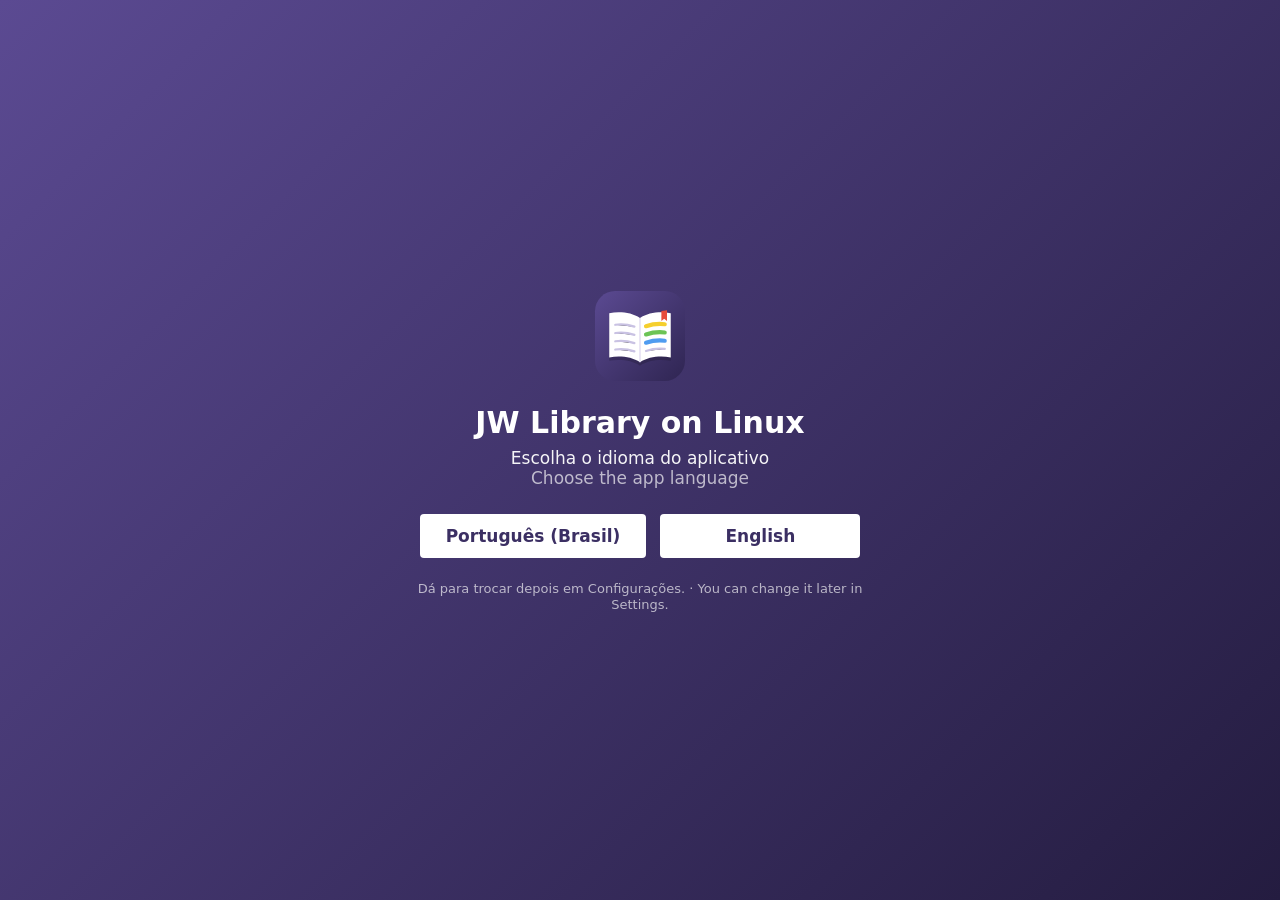
<file: ui/index.html>
<!doctype html>
<html lang="pt-BR">
<head>
<meta charset="utf-8">
<meta name="viewport" content="width=device-width, initial-scale=1">
<title>JW Library on Linux</title>
<link rel="stylesheet" href="estilo/app.css">
<link rel="stylesheet" href="estilo/utilidades.css">
<link rel="stylesheet" href="estilo/leitor.css">
</head>
<body>
<header id="titulo">
  <button id="voltar" title="Voltar"></button>
  <span>JW Library on Linux</span>
</header>
<nav id="trilho"></nav>
<div id="comandos">
  <div id="cabecalho"><div class="nome"></div><div class="sub"></div></div>
  <div id="acoes"></div>
</div>
<main id="conteudo"></main>
<div id="aviso"></div>
<div id="soltar">Solte os arquivos .jwpub para importar</div>
<script src="idioma.js"></script>
<script src="icones.js"></script>
<script src="marcas.js"></script>
<script src="app.js"></script>
<script src="baixar.js"></script>
<script src="biblioteca-jw.js"></script>
<script src="midia.js"></script>
</body>
</html>
</file>
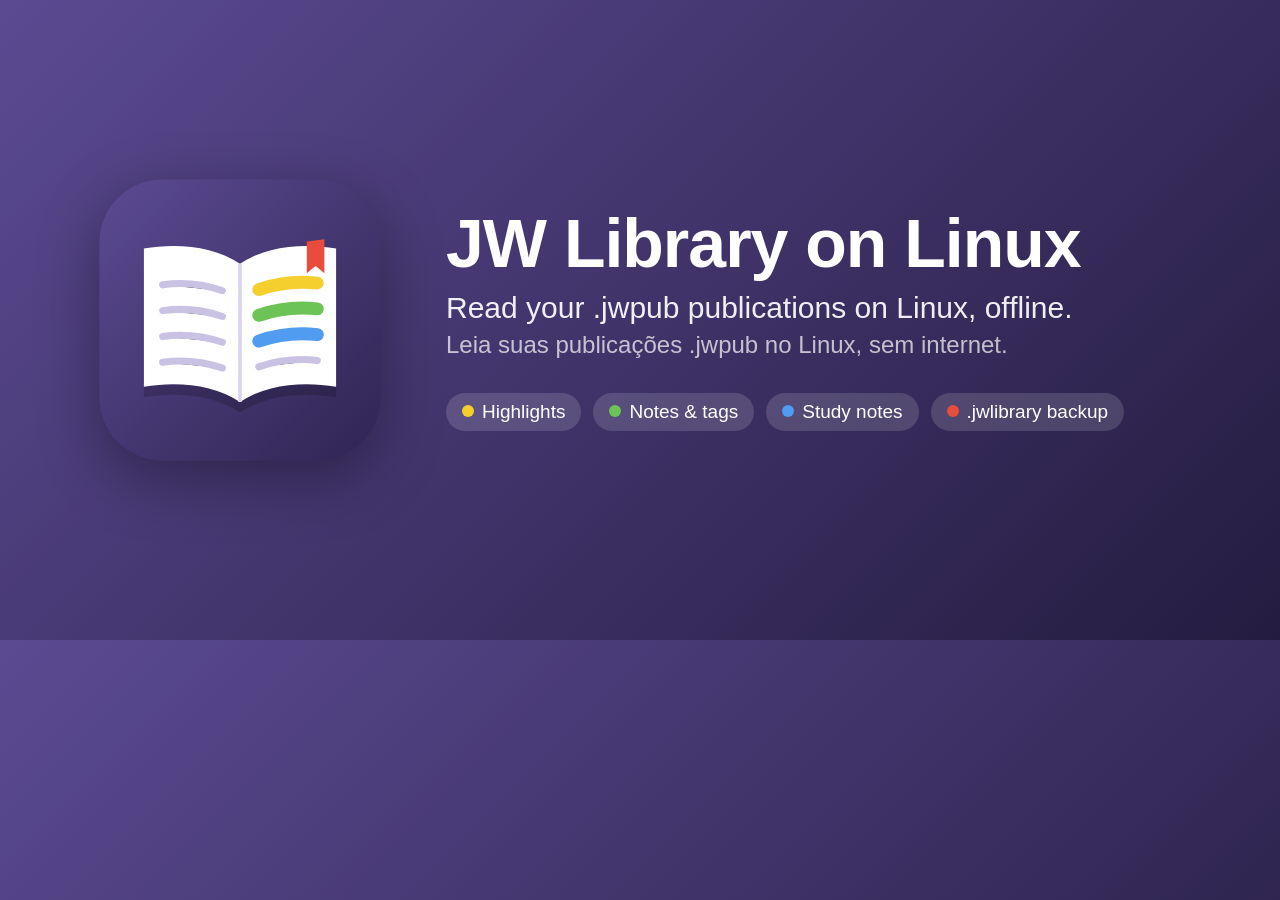
<file: docs/marca/capa.html>
<!doctype html><html><head><meta charset="utf-8"><style>
html,body{margin:0;width:1280px;height:640px;overflow:hidden}
body{background:linear-gradient(135deg,#5b4a92,#241c40);font-family:"Noto Sans",sans-serif;color:#fff;display:flex;align-items:center;gap:56px;padding:0 90px;box-sizing:border-box}
img{width:300px;height:300px;filter:drop-shadow(0 18px 30px rgba(0,0,0,.35))}
h1{font-size:68px;margin:0 0 14px;letter-spacing:-1px;line-height:1}
p{font-size:30px;margin:0 0 6px;opacity:.92}
p.pt{font-size:24px;opacity:.7;margin-bottom:34px}
.chips{display:flex;gap:12px;flex-wrap:wrap}
.chips span{font-size:19px;padding:8px 16px;border-radius:22px;background:rgba(255,255,255,.14)}
.chips i{display:inline-block;width:12px;height:12px;border-radius:50%;margin-right:8px;vertical-align:1px}
</style></head><body>
<img src="logo.svg">
<div>
<h1>JW Library on Linux</h1>
<p>Read your .jwpub publications on Linux, offline.</p>
<p class="pt">Leia suas publicações .jwpub no Linux, sem internet.</p>
<div class="chips"><span><i style="background:#f5cf2e"></i>Highlights</span><span><i style="background:#6cc456"></i>Notes &amp; tags</span><span><i style="background:#4f9cf0"></i>Study notes</span><span><i style="background:#e74c3c"></i>.jwlibrary backup</span></div>
</div></body></html>
</file>
<file: ui/estilo/app.css>
/* A moldura do app, no desenho do JW Library do Windows: barra de título roxa,
   barra de comandos, trilho lateral de 5 seções e a área de conteúdo. */
:root {
  --roxo: #4a3b78;
  --roxo-escuro: #352a5c;
  --roxo-claro: #7b68b5;
  --azul-texto: #2763b8;
  --fundo: #ffffff;
  --fundo-bloco: #f3f2f6;
  --fundo-comandos: #ecebef;
  --texto: #1f1d24;
  --texto-suave: #5f5b68;
  --borda: #d6d3dd;
  --sombra: 0 4px 18px rgba(0, 0, 0, .18);
  color-scheme: light dark;
}
/* Tema escuro: pelo sistema (Aparência "Padrão do sistema") ou escolhido em Configurações. */
@media (prefers-color-scheme: dark) {
  :root:not([data-tema="claro"]) {
    --roxo: #9d8bdc;
    --roxo-escuro: #2a2340;
    --roxo-claro: #b6a7ec;
    --azul-texto: #7fb0f5;
    --fundo: #1c1b20;
    --fundo-bloco: #26252b;
    --fundo-comandos: #232228;
    --texto: #e8e6ee;
    --texto-suave: #a8a4b3;
    --borda: #3a3842;
    color-scheme: dark;
  }
}
:root[data-tema="escuro"] {
    --roxo: #9d8bdc;
    --roxo-escuro: #2a2340;
    --roxo-claro: #b6a7ec;
    --azul-texto: #7fb0f5;
    --fundo: #1c1b20;
    --fundo-bloco: #26252b;
    --fundo-comandos: #232228;
    --texto: #e8e6ee;
    --texto-suave: #a8a4b3;
    --borda: #3a3842;
    color-scheme: dark;
}
:root[data-tema="claro"] { color-scheme: light; }

* { box-sizing: border-box; }
html, body { margin: 0; height: 100%; }
body {
  font-family: "Noto Sans", "DejaVu Sans", sans-serif;
  font-size: 14px;
  color: var(--texto);
  background: var(--fundo);
  display: grid;
  grid-template-rows: 32px 48px 1fr;
  grid-template-columns: 48px 1fr;
  grid-template-areas: "titulo titulo" "trilho comandos" "trilho conteudo";
  overflow: hidden;
  user-select: none;
}
button { font: inherit; color: inherit; background: none; border: 0; cursor: pointer; }
svg.ic { flex: none; width: 20px; height: 20px; fill: none; stroke: currentColor; stroke-width: 1.7; stroke-linecap: round; stroke-linejoin: round; }

/* Barra de título. */
#titulo {
  grid-area: titulo; background: var(--roxo-escuro); color: #fff;
  display: flex; align-items: center; gap: 6px; padding: 0 8px; font-size: 13px;
}
#voltar { width: 32px; height: 28px; display: grid; place-items: center; border-radius: 4px; visibility: hidden; }
#voltar.ativo { visibility: visible; }
#voltar:hover { background: rgba(255, 255, 255, .14); }

/* Barra de comandos. */
#comandos {
  grid-area: comandos; background: var(--fundo-comandos); display: flex; align-items: center;
  padding: 0 8px 0 14px; gap: 6px; border-bottom: 1px solid var(--borda);
}
#cabecalho { flex: 1; min-width: 0; line-height: 1.2; }
#cabecalho .nome { font-size: 15px; font-weight: 600; white-space: nowrap; overflow: hidden; text-overflow: ellipsis; }
#cabecalho .sub { font-size: 12px; color: var(--texto-suave); white-space: nowrap; overflow: hidden; text-overflow: ellipsis; }
#acoes { display: flex; gap: 2px; }
#acoes button { width: 38px; height: 38px; border-radius: 4px; display: grid; place-items: center; color: var(--roxo); }
#acoes button:hover, #trilho button:hover { background: rgba(120, 100, 180, .14); }

/* Trilho lateral. */
#trilho {
  grid-area: trilho; background: var(--fundo-comandos); border-right: 1px solid var(--borda);
  display: flex; flex-direction: column; padding-top: 4px; z-index: 20; width: 48px; transition: width .15s;
  overflow: hidden;
}
#trilho.aberto { width: 210px; box-shadow: var(--sombra); }
#trilho button {
  height: 44px; display: flex; align-items: center; gap: 14px; padding-left: 14px;
  color: var(--texto-suave); position: relative; white-space: nowrap; border-radius: 0;
}
#trilho button.ativo { color: var(--roxo); }
#trilho button.ativo::before { content: ""; position: absolute; left: 0; top: 10px; bottom: 10px; width: 3px; background: var(--roxo); border-radius: 2px; }
#trilho .rotulo { font-size: 14px; }
#trilho .sep { flex: 1; }

/* Conteúdo. */
#conteudo { grid-area: conteudo; overflow: auto; position: relative; user-select: text; }
.tela { padding: 20px 28px 60px; }
.vazio { color: var(--texto-suave); text-align: center; padding: 60px 20px; }
.vazio h2 { color: var(--roxo); font-weight: 600; }
.botao {
  background: var(--roxo); color: #fff; padding: 8px 18px; border-radius: 4px; font-weight: 600;
}
.botao:hover { filter: brightness(1.1); }
.botao.leve { background: transparent; color: var(--roxo); border: 1px solid var(--roxo); }

/* Abas (Biblioteca). */
.abas { display: flex; gap: 22px; border-bottom: 1px solid var(--borda); margin: -4px 0 18px; }
.abas button { padding: 10px 0; font-size: 13px; font-weight: 600; letter-spacing: .04em; color: var(--texto-suave); border-bottom: 3px solid transparent; }
.abas button.ativa { color: var(--roxo); border-color: var(--roxo); }

/* Grade de categorias e de publicações. */
.grade { display: grid; grid-template-columns: repeat(auto-fill, minmax(230px, 1fr)); gap: 12px; }
.categoria {
  display: flex; align-items: center; gap: 12px; padding: 16px; text-align: left; background: var(--fundo);
  border: 1px solid var(--borda); border-radius: 4px; min-height: 64px;
}
.categoria:hover, .cartao:hover, .item:hover { background: var(--fundo-bloco); }
.categoria svg.ic { color: var(--roxo); width: 26px; height: 26px; }
.categoria .quantas { margin-left: auto; color: var(--texto-suave); font-size: 12px; }
.grupo { margin: 22px 0 10px; font-size: 13px; font-weight: 700; color: var(--texto-suave); text-transform: uppercase; letter-spacing: .05em; }
.cartao {
  display: flex; gap: 12px; padding: 10px; text-align: left; border: 1px solid var(--borda);
  border-radius: 4px; background: var(--fundo); align-items: flex-start;
}
.cartao img, .cartao .semcapa { width: 64px; height: 64px; object-fit: cover; border-radius: 2px; flex: none; background: var(--fundo-bloco); }
.cartao .t { font-weight: 600; line-height: 1.3; }
.cartao .m { color: var(--texto-suave); font-size: 12px; margin-top: 4px; }

/* Sumário. */
.capa-grande { display: flex; gap: 24px; align-items: flex-end; margin-bottom: 24px; }
.capa-grande img { width: 180px; border-radius: 3px; box-shadow: var(--sombra); }
.capa-grande h1 { font-size: 24px; margin: 0; color: var(--texto); }
.lista { display: flex; flex-direction: column; }
.item { display: flex; gap: 14px; align-items: center; padding: 10px 6px; text-align: left; border-bottom: 1px solid var(--borda); }
.item img { width: 56px; height: 56px; object-fit: cover; border-radius: 2px; flex: none; }
.item .t { color: var(--azul-texto); font-weight: 500; }
.item.secao { color: var(--texto-suave); font-weight: 700; font-size: 12px; text-transform: uppercase; letter-spacing: .05em; border: 0; padding-top: 20px; cursor: default; }
.item.secao:hover { background: none; }
.filhos { padding-left: 18px; }

/* Leitor: coluna fixa à esquerda e o painel de estudo à direita. */
.leitor { display: grid; grid-template-columns: minmax(0, 1fr) 0; min-height: 100%; }
.leitor.com-painel { grid-template-columns: minmax(0, 1fr) minmax(300px, 40%); }
.leitor .coluna { padding: 24px 64px 0 72px; position: relative; }
.leitor .painel { border-left: 1px solid var(--borda); background: var(--fundo-bloco); overflow: auto; display: none; padding: 18px; }
.leitor.com-painel .painel { display: block; }
.painel h3 { margin: 0 0 12px; font-size: 14px; color: var(--roxo); }
.seta {
  position: fixed; top: 50%; width: 32px; height: 64px; display: grid; place-items: center;
  color: var(--texto-suave); border-radius: 4px; z-index: 5;
}
.seta:hover { background: var(--fundo-bloco); color: var(--roxo); }
.seta.esq { left: 54px; }
.seta.dir { right: 8px; }
.leitor.com-painel ~ .seta.dir { right: calc((100vw - 48px) * .4 + 8px); }
#flutuante {
  position: fixed; right: 22px; bottom: 22px; width: 48px; height: 48px; border-radius: 50%;
  background: var(--roxo); color: #fff; display: grid; place-items: center; box-shadow: var(--sombra); z-index: 10;
}

/* Menus e diálogos. */
.menu {
  position: fixed; background: var(--fundo); border: 1px solid var(--borda); box-shadow: var(--sombra);
  border-radius: 6px; padding: 6px 0; min-width: 220px; z-index: 50;
}
.menu button { display: block; width: 100%; text-align: left; padding: 9px 16px; }
.menu button:hover { background: var(--fundo-bloco); }
.menu .deslizante { display: flex; align-items: center; gap: 10px; padding: 10px 16px; }
.menu input[type=range] { flex: 1; accent-color: var(--roxo); }
#aviso {
  position: fixed; left: 50%; bottom: 24px; transform: translateX(-50%); background: var(--roxo-escuro);
  color: #fff; padding: 10px 18px; border-radius: 6px; box-shadow: var(--sombra); z-index: 60; display: none; max-width: 70%;
}
#soltar {
  position: fixed; inset: 0; background: rgba(74, 59, 120, .85); color: #fff; display: none;
  place-items: center; font-size: 22px; z-index: 70; border: 4px dashed #fff;
}
body.soltando #soltar { display: grid; }

/* Início. */
.boas-vindas { background: var(--fundo-bloco); padding: 28px; text-align: center; border-radius: 4px; margin-bottom: 24px; }
.boas-vindas h1 { color: var(--roxo); font-weight: 600; font-size: 22px; margin: 0 0 8px; }
.boas-vindas p { color: var(--texto-suave); margin: 0 0 16px; }
.secao-titulo { font-size: 17px; font-weight: 600; color: var(--roxo); margin: 26px 0 12px; }

/* Painel de estudo. */
.painel .bloco { background: var(--fundo); border-radius: 4px; padding: 12px 14px; margin-bottom: 10px; font-size: 14px; line-height: 1.5; user-select: text; }
.painel .bloco .rotulo { font-size: 11px; font-weight: 700; letter-spacing: .05em; color: var(--texto-suave); text-transform: uppercase; margin-bottom: 6px; }
.painel .bloco.foco { outline: 2px solid var(--roxo-claro); }
.painel .bloco p { margin: 0 0 6px; }
.painel .bloco a { color: var(--azul-texto); text-decoration: none; }
.painel .paragrafo { font-size: 12px; color: var(--roxo); font-weight: 700; margin: 14px 0 6px; }
.documento [data-pid].realce { background: rgba(123, 104, 181, .14); border-radius: 3px; }

/* Reuniões. */
.semana-nav { display: flex; align-items: center; justify-content: center; gap: 12px; margin: 4px 0 22px; }
.semana-nav .data { font-size: 16px; font-weight: 600; min-width: 260px; text-align: center; }
.semana-nav .data small { display: block; font-weight: 400; color: var(--texto-suave); font-size: 12px; }
.semana-nav button.seta-s { width: 36px; height: 36px; border-radius: 50%; display: grid; place-items: center; color: var(--roxo); }
.semana-nav button.seta-s:hover { background: var(--fundo-bloco); }
.reuniao { background: var(--fundo-bloco); border-radius: 4px; padding: 14px 18px; margin-bottom: 14px; }
.reuniao h3 { margin: 0 0 10px; color: var(--roxo); font-size: 15px; }
.reuniao .falta { color: var(--texto-suave); }

/* Anos (categoria). */
.ano { font-size: 22px; font-weight: 600; color: var(--roxo); justify-content: center; }

/* Diálogo central (Histórico, Configurações). */
.fundo-dialogo { position: fixed; inset: 0; background: rgba(0, 0, 0, .35); z-index: 80; display: grid; place-items: center; }
.dialogo { background: var(--fundo); width: 430px; max-width: 92vw; max-height: 80vh; border-radius: 8px; box-shadow: var(--sombra); display: flex; flex-direction: column; }
.dialogo h2 { margin: 0; padding: 18px 20px 10px; font-size: 18px; }
.dialogo .corpo { overflow: auto; padding: 0 20px 10px; }
.dialogo .rodape { display: flex; justify-content: flex-end; gap: 10px; padding: 12px 20px; border-top: 1px solid var(--borda); }
.dialogo .opcao { display: flex; align-items: center; justify-content: space-between; padding: 10px 0; border-bottom: 1px solid var(--borda); gap: 12px; }
.dialogo select { font: inherit; padding: 6px 8px; border: 1px solid var(--borda); border-radius: 4px; background: var(--fundo); color: var(--texto); }
.dialogo .item { width: 100%; }

/* Faixa de arquivos novos em Downloads. */
.faixa-novos { display: flex; align-items: center; gap: 14px; background: var(--roxo-escuro); color: #fff; padding: 10px 16px; border-radius: 4px; margin-bottom: 18px; }
.faixa-novos span { flex: 1; }
.faixa-novos .botao { background: #fff; color: var(--roxo-escuro); }
.reuniao .item { width: 100%; border: 0; }
.painel .bloco h1 { font-size: 18px; margin: 4px 0 8px; }
.painel .bloco h2 { font-size: 16px; margin: 4px 0 6px; }
.painel .bloco ol, .painel .bloco ul { list-style: none; padding-left: 0; }
.painel .bloco img { max-width: 100%; }
.painel .paragrafo { cursor: pointer; }

/* Bíblia: grade de livros (como no JW Library do Windows: azulejos roxos). */
.testamentos { display: grid; grid-template-columns: 4fr 3fr; gap: 28px; }
.livros { display: grid; gap: 6px; }
.livros.hebr { grid-template-columns: repeat(4, 1fr); }
.livros.greg { grid-template-columns: repeat(3, 1fr); }
.livro { background: var(--roxo-escuro); color: #fff; text-align: left; padding: 10px 10px; border-radius: 2px; font-size: 13px; min-height: 40px; }
.livro:hover { background: var(--roxo); }
.livros.greg .livro { background: #4b3f6b; }
.faixa-livro { background: var(--roxo-escuro); color: #fff; font-size: 26px; font-weight: 600; padding: 40px 28px; border-radius: 3px; margin-bottom: 22px; }
.capitulos { display: grid; grid-template-columns: repeat(10, 1fr); gap: 6px; max-width: 760px; }
.capitulos button { background: var(--fundo-bloco); border: 1px solid var(--borda); padding: 12px 0; border-radius: 2px; font-weight: 600; color: var(--roxo); }
.capitulos button:hover { background: var(--roxo); color: #fff; }
@media (max-width: 900px) { .testamentos { grid-template-columns: 1fr; } .capitulos { grid-template-columns: repeat(6, 1fr); } }

/* Menu do versículo. */
.menu.menu-verso { padding: 4px; min-width: 0; }
.barra-verso { display: flex; gap: 2px; }
.barra-verso button { display: flex; flex-direction: column; align-items: center; gap: 2px; width: 64px; padding: 8px 4px; font-size: 11px; color: var(--roxo); border-radius: 4px; }
.barra-verso button:hover { background: var(--fundo-bloco); }

/* Topo do painel (referências, texto bíblico). */
.painel-topo:not(:empty) { border-bottom: 2px solid var(--borda); padding-bottom: 8px; margin-bottom: 12px; }
.topo-cab { display: flex; justify-content: space-between; align-items: center; font-weight: 700; color: var(--roxo); margin-bottom: 8px; }
.topo-cab button { font-size: 20px; width: 28px; height: 28px; border-radius: 4px; }
.topo-cab button:hover { background: var(--fundo); }
.texto-biblico .versos { font-family: "Noto Serif", "DejaVu Serif", serif; }
.texto-biblico .vnum { font-weight: 700; color: var(--azul-texto); font-size: .8em; }
.texto-biblico .m, .texto-biblico .fn { display: none; }
.link-capitulo { color: var(--azul-texto); font-weight: 600; margin-top: 8px; padding: 0; }

/* Busca. */
.campo-busca { display: flex; gap: 12px; align-items: center; margin-bottom: 16px; flex-wrap: wrap; }
.campo-busca input[type=search] { flex: 1; min-width: 240px; font: inherit; font-size: 15px; padding: 9px 12px; border: 1px solid var(--borda); border-radius: 4px; background: var(--fundo); color: var(--texto); }
.contador { color: var(--texto-suave); font-size: 13px; margin-bottom: 8px; }
.achado .m { color: var(--texto); font-size: 14px; margin-top: 4px; line-height: 1.5; }
.achado .t { font-weight: 600; }

/* Cores dos grifos em cartões e botões. */
.cor-1 { --cor: #f5cf2e; } .cor-2 { --cor: #6cc456; } .cor-3 { --cor: #4f9cf0; }
.cor-4 { --cor: #f07fb2; } .cor-5 { --cor: #f59a3c; } .cor-6 { --cor: #a27ee6; } .cor-0 { --cor: #b9b5c4; }
.nota-marca { background: var(--cor) !important; }

/* Barra que aparece ao selecionar texto. */
.barra-grifo { position: fixed; z-index: 55; display: flex; align-items: center; gap: 6px; background: var(--fundo); border: 1px solid var(--borda); box-shadow: var(--sombra); border-radius: 22px; padding: 6px 10px; }
.barra-grifo .cor { width: 26px; height: 26px; border-radius: 50%; background: var(--cor); border: 2px solid transparent; color: #222; font-weight: 700; font-size: 13px; }
.barra-grifo .cor:hover { transform: scale(1.12); }
.barra-grifo .cor.atual { border-color: var(--texto); }
.barra-grifo .sep { width: 1px; height: 22px; background: var(--borda); margin: 0 4px; }
.barra-grifo button:not(.cor) { width: 32px; height: 32px; display: grid; place-items: center; border-radius: 50%; color: var(--roxo); }
.barra-grifo button:not(.cor):hover { background: var(--fundo-bloco); }

/* Notas no painel. */
.nota-cartao { background: var(--fundo); border-left: 5px solid var(--cor); border-radius: 4px; padding: 10px 12px; margin-bottom: 10px; display: flex; flex-direction: column; gap: 6px; }
.nota-cab { display: flex; justify-content: space-between; align-items: center; font-size: 11px; font-weight: 700; color: var(--texto-suave); text-transform: uppercase; letter-spacing: .05em; }
.nota-cab button { color: var(--texto-suave); width: 28px; height: 28px; display: grid; place-items: center; border-radius: 4px; }
.nota-cab button:hover { color: #c0392b; background: var(--fundo-bloco); }
.nota-cartao input, .nota-cartao textarea { font: inherit; color: var(--texto); background: transparent; border: 0; border-bottom: 1px solid var(--borda); padding: 4px 0; resize: vertical; }
.nota-cartao .nota-titulo { font-weight: 700; font-size: 15px; }
.nota-cartao .nota-etiquetas { font-size: 12px; color: var(--roxo); }
.nota-cartao input:focus, .nota-cartao textarea:focus { outline: none; border-color: var(--roxo); }
.minhas-notas:not(:empty) { margin-bottom: 14px; }

/* Marcadores: 10 fitas coloridas. */
.fitas { display: flex; flex-direction: column; gap: 6px; }
.fita { display: flex; align-items: stretch; border-left: 8px solid var(--fita); background: var(--fundo-bloco); border-radius: 3px; }
.fita-ir { flex: 1; text-align: left; padding: 8px 10px; display: flex; flex-direction: column; gap: 2px; }
.fita-ir small { color: var(--texto-suave); white-space: nowrap; overflow: hidden; text-overflow: ellipsis; max-width: 320px; }
.fita .nao-usado { color: var(--texto-suave); font-size: 13px; }
.fita-x { width: 34px; font-size: 18px; color: var(--texto-suave); }
.fita-0 { --fita: #e74c3c; } .fita-1 { --fita: #e67e22; } .fita-2 { --fita: #f1c40f; } .fita-3 { --fita: #2ecc71; } .fita-4 { --fita: #1abc9c; }
.fita-5 { --fita: #3498db; } .fita-6 { --fita: #34495e; } .fita-7 { --fita: #9b59b6; } .fita-8 { --fita: #e84393; } .fita-9 { --fita: #95a5a6; }

/* Estudo Pessoal: etiquetas e mural de notas em duas colunas. */
.etiquetas { display: flex; flex-wrap: wrap; gap: 8px; margin-bottom: 18px; }
.chip { display: inline-flex; align-items: center; gap: 6px; background: var(--fundo-bloco); border: 1px solid var(--borda); border-radius: 16px; padding: 4px 6px 4px 12px; cursor: pointer; font-size: 13px; }
.chip.ativa { background: var(--roxo); color: #fff; border-color: var(--roxo); }
.chip small { opacity: .7; }
.chip button { width: 20px; height: 20px; border-radius: 50%; font-size: 14px; line-height: 1; color: inherit; opacity: .6; }
.chip button:hover { opacity: 1; background: rgba(0, 0, 0, .1); }
.dica { color: var(--texto-suave); font-size: 13px; }
.mural { columns: 2 320px; column-gap: 14px; }
.nota-mural { break-inside: avoid; display: block; width: 100%; text-align: left; margin: 0 0 14px; padding: 12px 14px; background: color-mix(in srgb, var(--cor) 22%, var(--fundo)); border: 1px solid color-mix(in srgb, var(--cor) 55%, var(--borda)); border-radius: 6px; }
.nota-mural:hover { filter: brightness(.98); box-shadow: var(--sombra); }
.nota-mural .quando { font-size: 11px; color: var(--texto-suave); margin-bottom: 4px; }
.nota-mural .t { font-weight: 700; margin-bottom: 4px; }
.nota-mural .corpo { font-size: 14px; line-height: 1.45; }
.nota-mural .mini-etiquetas { font-size: 12px; color: var(--roxo); margin-top: 6px; }
.nota-mural .origem { font-size: 12px; color: var(--azul-texto); margin-top: 8px; border-top: 1px solid color-mix(in srgb, var(--cor) 40%, var(--borda)); padding-top: 6px; }

/* O painel de estudo rola sozinho e fica parado enquanto o texto rola. */
.leitor .painel { position: sticky; top: 0; height: calc(100vh - 80px); align-self: start; overflow: auto; }

/* Primeira abertura: escolha do idioma. */
.escolha-idioma { position: fixed; inset: 0; z-index: 100; display: grid; place-items: center; background: linear-gradient(135deg, #5b4a92, #241c40); color: #fff; }
.escolha-idioma .caixa { text-align: center; max-width: 520px; padding: 24px; }
.escolha-idioma h1 { font-size: 30px; margin: 18px 0 8px; }
.escolha-idioma p { font-size: 17px; margin: 0 0 26px; opacity: .95; }
.escolha-idioma p span { opacity: .7; }
.escolha-idioma .opcoes { display: flex; gap: 14px; justify-content: center; flex-wrap: wrap; margin-bottom: 22px; }
.escolha-idioma .botao { background: #fff; color: #3b2f63; font-size: 17px; padding: 12px 26px; min-width: 200px; }
.escolha-idioma .botao:hover { background: #ece8f8; }
.escolha-idioma small { opacity: .65; font-size: 13px; }

/* "..." dos cartões de publicação (aparece ao passar o mouse, como no JW Library). */
.cartao { position: relative; }
.cartao .mais-cartao { position: absolute; top: 4px; right: 4px; width: 28px; height: 28px; display: grid; place-items: center; border-radius: 50%; color: var(--texto-suave); opacity: 0; }
.cartao:hover .mais-cartao, .cartao:focus-within .mais-cartao { opacity: 1; }
.cartao .mais-cartao:hover { background: var(--borda); color: var(--texto); }
.cartao .mais-cartao svg { width: 18px; height: 18px; }
@media (hover: none) { .cartao .mais-cartao { opacity: 1; } }
.cartao > div { padding-right: 22px; }

/* Convite para o baixador, no Início. */
.faixa-baixador { display: flex; align-items: center; gap: 12px; margin: 14px 0 0; padding: 12px 14px; border: 1px solid var(--borda); border-left: 4px solid var(--roxo); border-radius: 6px; background: var(--fundo); }
.faixa-baixador > svg { width: 22px; height: 22px; color: var(--roxo); flex: none; }
.faixa-baixador span { flex: 1; }
.faixa-baixador .fechar-faixa { width: 30px; height: 30px; border-radius: 50%; font-size: 18px; color: var(--texto-suave); }
.faixa-baixador .fechar-faixa:hover { background: var(--fundo-bloco); }

/* Aba BAIXAR (o baixador embutido). */
.sub-abas { display: flex; gap: 8px; margin: 4px 0 16px; }
.sub-abas button { padding: 6px 14px; border-radius: 16px; border: 1px solid var(--borda); font-size: 13px; }
.sub-abas button.ativa { background: var(--roxo); color: #fff; border-color: var(--roxo); }
.baixar-topo { display: flex; flex-wrap: wrap; align-items: center; gap: 12px; margin-bottom: 14px; }
.baixar-topo select { margin-left: 6px; padding: 4px 6px; }
.baixar .op { display: inline-flex; align-items: center; gap: 6px; font-size: 13px; }
.cartao-baixar { display: flex; gap: 12px; padding: 10px; border: 1px solid var(--borda); border-radius: 4px; background: var(--fundo); }
.cartao-baixar.escolhido { border-color: var(--roxo); box-shadow: inset 3px 0 0 var(--roxo); }
.cartao-baixar .corpo { display: flex; flex-direction: column; gap: 6px; align-items: flex-start; min-width: 0; }
.cartao-baixar .t, .baixar .fila .t { font-weight: 600; line-height: 1.3; }
.cartao-baixar .m, .baixar .fila .m { color: var(--texto-suave); font-size: 12px; }
.baixar .capa { width: 56px; height: 56px; object-fit: cover; border-radius: 2px; flex: none; }
.baixar .semcapa { display: grid; place-items: center; background: var(--fundo-bloco); color: var(--texto-suave); font-size: 12px; font-weight: 700; }
.botao.pequeno { padding: 4px 10px; font-size: 12px; }
.baixar .outra { display: flex; flex-wrap: wrap; gap: 8px; align-items: center; }
.baixar .outra input { padding: 6px 8px; border: 1px solid var(--borda); border-radius: 4px; background: var(--fundo); color: var(--texto); }
.baixar .fila { display: flex; align-items: center; gap: 12px; padding: 10px 6px; border-bottom: 1px solid var(--borda); }
.baixar .fila .corpo { flex: 1; min-width: 0; }
#andamento:not(:empty) { margin-top: 18px; padding: 12px; border: 1px solid var(--borda); border-radius: 6px; }
#andamento h3 { margin: 0 0 10px; font-size: 14px; }
#andamento .arquivo { display: grid; grid-template-columns: 160px 1fr 140px; gap: 10px; align-items: center; font-size: 12px; margin-bottom: 6px; }
#andamento .barra { height: 6px; background: var(--fundo-bloco); border-radius: 3px; overflow: hidden; }
#andamento .barra div { height: 100%; background: var(--roxo); }
#andamento .erro .barra div { background: #c0392b; }
#andamento .fim { margin-top: 10px; font-weight: 600; }
#andamento .fim.ruim { color: #c0392b; }
.aviso-termos { margin-top: 24px; }
.faixa-novidade { display: flex; align-items: center; gap: 12px; padding: 12px 14px; margin-bottom: 16px; border-radius: 6px; background: var(--roxo); color: #fff; }
.faixa-novidade > svg { width: 22px; height: 22px; flex: none; }
.faixa-novidade .texto { flex: 1; display: flex; flex-direction: column; gap: 2px; }
.faixa-novidade .texto span { font-size: 12px; opacity: .85; }
.faixa-novidade .botao { background: #fff; color: var(--roxo-escuro); }
.faixa-novidade .fechar-faixa { color: #fff; width: 30px; height: 30px; border-radius: 50%; font-size: 18px; }

/* Biblioteca como a do JW: publicações do catálogo. */
.faixa-catalogo { display: flex; align-items: center; gap: 12px; padding: 12px 14px; margin-bottom: 16px; border: 1px solid var(--borda); border-left: 4px solid var(--roxo); border-radius: 6px; }
.faixa-catalogo > svg { width: 22px; height: 22px; color: var(--roxo); }
.faixa-catalogo .texto { display: flex; flex-direction: column; gap: 2px; }
.faixa-catalogo .texto span { font-size: 12px; color: var(--texto-suave); }
.cartao-jw.nao-instalada img, .cartao-jw.nao-instalada .semcapa { opacity: .75; }
.nuvem-baixar { display: inline-flex; align-items: center; gap: 4px; color: var(--roxo); }
.nuvem-baixar svg { width: 16px; height: 16px; }
.atualizavel { color: var(--roxo); font-weight: 600; }
.barrinha { height: 5px; margin-top: 8px; background: var(--fundo-bloco); border-radius: 3px; overflow: hidden; width: 100%; }
.barrinha div { height: 100%; background: var(--roxo); transition: width .3s; }

/* Vídeo e áudio. */
.grade-midia { display: grid; grid-template-columns: repeat(auto-fill, minmax(220px, 1fr)); gap: 14px; margin-bottom: 18px; }
.grade-midia.pequenas { grid-template-columns: repeat(auto-fill, minmax(180px, 1fr)); }
.azulejo-midia { position: relative; border-radius: 6px; overflow: hidden; aspect-ratio: 16 / 9; background: var(--roxo-escuro); color: #fff; text-align: left; }
.azulejo-midia img, .azulejo-midia .img { position: absolute; inset: 0; width: 100%; height: 100%; object-fit: cover; display: grid; place-items: center; }
.azulejo-midia .img svg { width: 40px; height: 40px; opacity: .8; }
.azulejo-midia span { position: absolute; left: 0; right: 0; bottom: 0; padding: 22px 12px 10px; font-weight: 600; background: linear-gradient(transparent, rgba(0, 0, 0, .75)); }
.cartao-midia { position: relative; display: flex; flex-direction: column; gap: 6px; text-align: left; padding: 0 0 10px; border-radius: 6px; }
.cartao-midia img, .cartao-midia .img { width: 100%; aspect-ratio: 16 / 9; object-fit: cover; border-radius: 6px; background: var(--fundo-bloco); display: grid; place-items: center; }
.cartao-midia .duracao { position: absolute; top: 8px; right: 8px; background: rgba(0, 0, 0, .7); color: #fff; font-size: 11px; padding: 2px 6px; border-radius: 3px; }
.cartao-midia .t { font-weight: 600; font-size: 14px; line-height: 1.3; }
.cartao-midia .m { font-size: 12px; color: var(--texto-suave); }
.linha-sub { display: flex; justify-content: space-between; align-items: baseline; }
.link { color: var(--roxo); font-size: 13px; display: inline-flex; align-items: center; gap: 4px; }
.link svg { width: 16px; height: 16px; }
.biblia-audio { background: var(--roxo); }
.faixa-audio { display: grid; grid-template-columns: 40px 1fr auto auto; align-items: center; gap: 12px; }
.faixa-audio .tocar { width: 34px; height: 34px; border-radius: 50%; background: var(--roxo); color: #fff; display: grid; place-items: center; }
.faixa-audio .tocar svg { width: 14px; height: 14px; }
.tocador { position: fixed; z-index: 60; right: 18px; bottom: 18px; width: min(720px, calc(100vw - 100px)); background: var(--fundo); border: 1px solid var(--borda); box-shadow: var(--sombra); border-radius: 8px; padding: 10px; }
.tocador.audio { width: min(520px, calc(100vw - 100px)); }
.tocador .cab { display: flex; justify-content: space-between; align-items: center; gap: 10px; margin-bottom: 8px; }
.tocador .acoes-tocador { display: flex; gap: 10px; align-items: center; flex-wrap: wrap; }
.tocador video { width: 100%; max-height: 60vh; background: #000; border-radius: 4px; }
.tocador audio { width: 100%; }
.tocador .erro-tocar { color: #c0392b; font-size: 13px; margin-top: 6px; }
.sub-abas[hidden] { display: none; }
.tocador .cab b { flex: 1; min-width: 0; }
.busca-midia { margin-bottom: 18px; } .resultado-midia:not(:empty) { margin-bottom: 18px; }

/* Faixa de notícias do Início (como a do JW Library). */
.faixa-noticia { display: flex; align-items: center; margin-bottom: 16px; background: #3a3a40; color: #fff; border-radius: 4px; }
.faixa-noticia .abrir-noticia { flex: 1; display: flex; align-items: center; justify-content: space-between; gap: 10px; padding: 10px 14px; color: #fff; text-align: left; font-size: 14px; }
.faixa-noticia .abrir-noticia svg { width: 18px; height: 18px; flex: none; }
.faixa-noticia .fechar-faixa { color: #fff; width: 34px; height: 34px; font-size: 18px; }
.titulo-noticia { font-size: 16px; margin: 0 0 10px; }

/* Seletor de todas as línguas. */
.busca-lingua { width: 100%; padding: 8px 10px; border: 1px solid var(--borda); border-radius: 4px; background: var(--fundo); color: var(--texto); margin-bottom: 10px; }
.lista-linguas { max-height: 55vh; overflow: auto; min-width: min(420px, 80vw); }
.item-lingua { display: flex; flex-direction: column; width: 100%; text-align: left; padding: 8px 10px; border-radius: 4px; }
.item-lingua span { font-size: 12px; color: var(--texto-suave); }
.item-lingua:hover { background: var(--fundo-bloco); }
.item-lingua.atual { background: color-mix(in srgb, var(--roxo) 15%, transparent); }

/* Texto diário no Início. */
.texto-diario { margin: 16px 0 6px; padding: 16px 20px; border: 1px solid var(--borda); border-radius: 6px; background: var(--fundo); }
.texto-diario .cab-diario { display: flex; justify-content: space-between; align-items: baseline; margin-bottom: 8px; }
.texto-diario .cab-diario span { font-weight: 700; color: var(--roxo); font-size: 15px; }
.texto-diario .cab-diario small { color: var(--texto-suave); }
.texto-diario .documento { --tam: 16px; max-width: none; padding: 0; }
.texto-diario .documento header, .texto-diario .documento h2 { display: none; }
.texto-diario .vazio-diario p, .vazio-diario p { margin: 6px 0 12px; }
.texto-diario .botao svg { width: 16px; height: 16px; vertical-align: -3px; }
.texto-diario .cab-diario { align-items: center; }
.texto-diario .cab-diario > div { flex: 1; display: flex; flex-direction: column; align-items: center; gap: 2px; }
.seta-dia { width: 32px; height: 32px; border-radius: 50%; display: grid; place-items: center; color: var(--roxo); }
.seta-dia:hover { background: var(--fundo-bloco); }
.seta-dia svg { width: 18px; height: 18px; }
.corpo-diario { display: block; width: 100%; text-align: left; max-height: 190px; overflow: hidden; position: relative; cursor: pointer; }
.corpo-diario::after { content: ""; position: absolute; left: 0; right: 0; bottom: 0; height: 60px; background: linear-gradient(transparent, var(--fundo)); }
.data-diario { color: var(--roxo); font-size: 20px; margin: 24px 0 8px; }
</file>
<file: ui/estilo/utilidades.css>
/* Gerado por ferramentas/gerar_css.py — não editar à mão. */
.du-margin--0{margin:0px}
.du-margin--1{margin:4px}
.du-margin--2{margin:8px}
.du-margin--3{margin:12px}
.du-margin--4{margin:16px}
.du-margin--5{margin:20px}
.du-margin--6{margin:24px}
.du-margin--7{margin:28px}
.du-margin--8{margin:32px}
.du-margin--9{margin:36px}
.du-margin--10{margin:40px}
.du-margin--11{margin:44px}
.du-margin--12{margin:48px}
.du-margin--13{margin:52px}
.du-margin--14{margin:56px}
.du-margin--15{margin:60px}
.du-margin--16{margin:64px}
.du-margin--17{margin:68px}
.du-margin--18{margin:72px}
.du-margin--19{margin:76px}
.du-margin--20{margin:80px}
.du-margin--21{margin:84px}
.du-margin--22{margin:88px}
.du-margin--23{margin:92px}
.du-margin--24{margin:96px}
@media (min-width: 601px){.du-margin-desktopOnly--0{margin:0px}}
@media (min-width: 601px){.du-margin-desktopOnly--1{margin:4px}}
@media (min-width: 601px){.du-margin-desktopOnly--2{margin:8px}}
@media (min-width: 601px){.du-margin-desktopOnly--3{margin:12px}}
@media (min-width: 601px){.du-margin-desktopOnly--4{margin:16px}}
@media (min-width: 601px){.du-margin-desktopOnly--5{margin:20px}}
@media (min-width: 601px){.du-margin-desktopOnly--6{margin:24px}}
@media (min-width: 601px){.du-margin-desktopOnly--7{margin:28px}}
@media (min-width: 601px){.du-margin-desktopOnly--8{margin:32px}}
@media (min-width: 601px){.du-margin-desktopOnly--9{margin:36px}}
@media (min-width: 601px){.du-margin-desktopOnly--10{margin:40px}}
@media (min-width: 601px){.du-margin-desktopOnly--11{margin:44px}}
@media (min-width: 601px){.du-margin-desktopOnly--12{margin:48px}}
@media (min-width: 601px){.du-margin-desktopOnly--13{margin:52px}}
@media (min-width: 601px){.du-margin-desktopOnly--14{margin:56px}}
@media (min-width: 601px){.du-margin-desktopOnly--15{margin:60px}}
@media (min-width: 601px){.du-margin-desktopOnly--16{margin:64px}}
@media (min-width: 601px){.du-margin-desktopOnly--17{margin:68px}}
@media (min-width: 601px){.du-margin-desktopOnly--18{margin:72px}}
@media (min-width: 601px){.du-margin-desktopOnly--19{margin:76px}}
@media (min-width: 601px){.du-margin-desktopOnly--20{margin:80px}}
@media (min-width: 601px){.du-margin-desktopOnly--21{margin:84px}}
@media (min-width: 601px){.du-margin-desktopOnly--22{margin:88px}}
@media (min-width: 601px){.du-margin-desktopOnly--23{margin:92px}}
@media (min-width: 601px){.du-margin-desktopOnly--24{margin:96px}}
@media (max-width: 600px){.du-margin-mobileOnly--0{margin:0px}}
@media (max-width: 600px){.du-margin-mobileOnly--1{margin:4px}}
@media (max-width: 600px){.du-margin-mobileOnly--2{margin:8px}}
@media (max-width: 600px){.du-margin-mobileOnly--3{margin:12px}}
@media (max-width: 600px){.du-margin-mobileOnly--4{margin:16px}}
@media (max-width: 600px){.du-margin-mobileOnly--5{margin:20px}}
@media (max-width: 600px){.du-margin-mobileOnly--6{margin:24px}}
@media (max-width: 600px){.du-margin-mobileOnly--7{margin:28px}}
@media (max-width: 600px){.du-margin-mobileOnly--8{margin:32px}}
@media (max-width: 600px){.du-margin-mobileOnly--9{margin:36px}}
@media (max-width: 600px){.du-margin-mobileOnly--10{margin:40px}}
@media (max-width: 600px){.du-margin-mobileOnly--11{margin:44px}}
@media (max-width: 600px){.du-margin-mobileOnly--12{margin:48px}}
@media (max-width: 600px){.du-margin-mobileOnly--13{margin:52px}}
@media (max-width: 600px){.du-margin-mobileOnly--14{margin:56px}}
@media (max-width: 600px){.du-margin-mobileOnly--15{margin:60px}}
@media (max-width: 600px){.du-margin-mobileOnly--16{margin:64px}}
@media (max-width: 600px){.du-margin-mobileOnly--17{margin:68px}}
@media (max-width: 600px){.du-margin-mobileOnly--18{margin:72px}}
@media (max-width: 600px){.du-margin-mobileOnly--19{margin:76px}}
@media (max-width: 600px){.du-margin-mobileOnly--20{margin:80px}}
@media (max-width: 600px){.du-margin-mobileOnly--21{margin:84px}}
@media (max-width: 600px){.du-margin-mobileOnly--22{margin:88px}}
@media (max-width: 600px){.du-margin-mobileOnly--23{margin:92px}}
@media (max-width: 600px){.du-margin-mobileOnly--24{margin:96px}}
.du-margin-top--0{margin-top:0px}
.du-margin-top--1{margin-top:4px}
.du-margin-top--2{margin-top:8px}
.du-margin-top--3{margin-top:12px}
.du-margin-top--4{margin-top:16px}
.du-margin-top--5{margin-top:20px}
.du-margin-top--6{margin-top:24px}
.du-margin-top--7{margin-top:28px}
.du-margin-top--8{margin-top:32px}
.du-margin-top--9{margin-top:36px}
.du-margin-top--10{margin-top:40px}
.du-margin-top--11{margin-top:44px}
.du-margin-top--12{margin-top:48px}
.du-margin-top--13{margin-top:52px}
.du-margin-top--14{margin-top:56px}
.du-margin-top--15{margin-top:60px}
.du-margin-top--16{margin-top:64px}
.du-margin-top--17{margin-top:68px}
.du-margin-top--18{margin-top:72px}
.du-margin-top--19{margin-top:76px}
.du-margin-top--20{margin-top:80px}
.du-margin-top--21{margin-top:84px}
.du-margin-top--22{margin-top:88px}
.du-margin-top--23{margin-top:92px}
.du-margin-top--24{margin-top:96px}
@media (min-width: 601px){.du-margin-top-desktopOnly--0{margin-top:0px}}
@media (min-width: 601px){.du-margin-top-desktopOnly--1{margin-top:4px}}
@media (min-width: 601px){.du-margin-top-desktopOnly--2{margin-top:8px}}
@media (min-width: 601px){.du-margin-top-desktopOnly--3{margin-top:12px}}
@media (min-width: 601px){.du-margin-top-desktopOnly--4{margin-top:16px}}
@media (min-width: 601px){.du-margin-top-desktopOnly--5{margin-top:20px}}
@media (min-width: 601px){.du-margin-top-desktopOnly--6{margin-top:24px}}
@media (min-width: 601px){.du-margin-top-desktopOnly--7{margin-top:28px}}
@media (min-width: 601px){.du-margin-top-desktopOnly--8{margin-top:32px}}
@media (min-width: 601px){.du-margin-top-desktopOnly--9{margin-top:36px}}
@media (min-width: 601px){.du-margin-top-desktopOnly--10{margin-top:40px}}
@media (min-width: 601px){.du-margin-top-desktopOnly--11{margin-top:44px}}
@media (min-width: 601px){.du-margin-top-desktopOnly--12{margin-top:48px}}
@media (min-width: 601px){.du-margin-top-desktopOnly--13{margin-top:52px}}
@media (min-width: 601px){.du-margin-top-desktopOnly--14{margin-top:56px}}
@media (min-width: 601px){.du-margin-top-desktopOnly--15{margin-top:60px}}
@media (min-width: 601px){.du-margin-top-desktopOnly--16{margin-top:64px}}
@media (min-width: 601px){.du-margin-top-desktopOnly--17{margin-top:68px}}
@media (min-width: 601px){.du-margin-top-desktopOnly--18{margin-top:72px}}
@media (min-width: 601px){.du-margin-top-desktopOnly--19{margin-top:76px}}
@media (min-width: 601px){.du-margin-top-desktopOnly--20{margin-top:80px}}
@media (min-width: 601px){.du-margin-top-desktopOnly--21{margin-top:84px}}
@media (min-width: 601px){.du-margin-top-desktopOnly--22{margin-top:88px}}
@media (min-width: 601px){.du-margin-top-desktopOnly--23{margin-top:92px}}
@media (min-width: 601px){.du-margin-top-desktopOnly--24{margin-top:96px}}
@media (max-width: 600px){.du-margin-top-mobileOnly--0{margin-top:0px}}
@media (max-width: 600px){.du-margin-top-mobileOnly--1{margin-top:4px}}
@media (max-width: 600px){.du-margin-top-mobileOnly--2{margin-top:8px}}
@media (max-width: 600px){.du-margin-top-mobileOnly--3{margin-top:12px}}
@media (max-width: 600px){.du-margin-top-mobileOnly--4{margin-top:16px}}
@media (max-width: 600px){.du-margin-top-mobileOnly--5{margin-top:20px}}
@media (max-width: 600px){.du-margin-top-mobileOnly--6{margin-top:24px}}
@media (max-width: 600px){.du-margin-top-mobileOnly--7{margin-top:28px}}
@media (max-width: 600px){.du-margin-top-mobileOnly--8{margin-top:32px}}
@media (max-width: 600px){.du-margin-top-mobileOnly--9{margin-top:36px}}
@media (max-width: 600px){.du-margin-top-mobileOnly--10{margin-top:40px}}
@media (max-width: 600px){.du-margin-top-mobileOnly--11{margin-top:44px}}
@media (max-width: 600px){.du-margin-top-mobileOnly--12{margin-top:48px}}
@media (max-width: 600px){.du-margin-top-mobileOnly--13{margin-top:52px}}
@media (max-width: 600px){.du-margin-top-mobileOnly--14{margin-top:56px}}
@media (max-width: 600px){.du-margin-top-mobileOnly--15{margin-top:60px}}
@media (max-width: 600px){.du-margin-top-mobileOnly--16{margin-top:64px}}
@media (max-width: 600px){.du-margin-top-mobileOnly--17{margin-top:68px}}
@media (max-width: 600px){.du-margin-top-mobileOnly--18{margin-top:72px}}
@media (max-width: 600px){.du-margin-top-mobileOnly--19{margin-top:76px}}
@media (max-width: 600px){.du-margin-top-mobileOnly--20{margin-top:80px}}
@media (max-width: 600px){.du-margin-top-mobileOnly--21{margin-top:84px}}
@media (max-width: 600px){.du-margin-top-mobileOnly--22{margin-top:88px}}
@media (max-width: 600px){.du-margin-top-mobileOnly--23{margin-top:92px}}
@media (max-width: 600px){.du-margin-top-mobileOnly--24{margin-top:96px}}
.du-margin-bottom--0{margin-bottom:0px}
.du-margin-bottom--1{margin-bottom:4px}
.du-margin-bottom--2{margin-bottom:8px}
.du-margin-bottom--3{margin-bottom:12px}
.du-margin-bottom--4{margin-bottom:16px}
.du-margin-bottom--5{margin-bottom:20px}
.du-margin-bottom--6{margin-bottom:24px}
.du-margin-bottom--7{margin-bottom:28px}
.du-margin-bottom--8{margin-bottom:32px}
.du-margin-bottom--9{margin-bottom:36px}
.du-margin-bottom--10{margin-bottom:40px}
.du-margin-bottom--11{margin-bottom:44px}
.du-margin-bottom--12{margin-bottom:48px}
.du-margin-bottom--13{margin-bottom:52px}
.du-margin-bottom--14{margin-bottom:56px}
.du-margin-bottom--15{margin-bottom:60px}
.du-margin-bottom--16{margin-bottom:64px}
.du-margin-bottom--17{margin-bottom:68px}
.du-margin-bottom--18{margin-bottom:72px}
.du-margin-bottom--19{margin-bottom:76px}
.du-margin-bottom--20{margin-bottom:80px}
.du-margin-bottom--21{margin-bottom:84px}
.du-margin-bottom--22{margin-bottom:88px}
.du-margin-bottom--23{margin-bottom:92px}
.du-margin-bottom--24{margin-bottom:96px}
@media (min-width: 601px){.du-margin-bottom-desktopOnly--0{margin-bottom:0px}}
@media (min-width: 601px){.du-margin-bottom-desktopOnly--1{margin-bottom:4px}}
@media (min-width: 601px){.du-margin-bottom-desktopOnly--2{margin-bottom:8px}}
@media (min-width: 601px){.du-margin-bottom-desktopOnly--3{margin-bottom:12px}}
@media (min-width: 601px){.du-margin-bottom-desktopOnly--4{margin-bottom:16px}}
@media (min-width: 601px){.du-margin-bottom-desktopOnly--5{margin-bottom:20px}}
@media (min-width: 601px){.du-margin-bottom-desktopOnly--6{margin-bottom:24px}}
@media (min-width: 601px){.du-margin-bottom-desktopOnly--7{margin-bottom:28px}}
@media (min-width: 601px){.du-margin-bottom-desktopOnly--8{margin-bottom:32px}}
@media (min-width: 601px){.du-margin-bottom-desktopOnly--9{margin-bottom:36px}}
@media (min-width: 601px){.du-margin-bottom-desktopOnly--10{margin-bottom:40px}}
@media (min-width: 601px){.du-margin-bottom-desktopOnly--11{margin-bottom:44px}}
@media (min-width: 601px){.du-margin-bottom-desktopOnly--12{margin-bottom:48px}}
@media (min-width: 601px){.du-margin-bottom-desktopOnly--13{margin-bottom:52px}}
@media (min-width: 601px){.du-margin-bottom-desktopOnly--14{margin-bottom:56px}}
@media (min-width: 601px){.du-margin-bottom-desktopOnly--15{margin-bottom:60px}}
@media (min-width: 601px){.du-margin-bottom-desktopOnly--16{margin-bottom:64px}}
@media (min-width: 601px){.du-margin-bottom-desktopOnly--17{margin-bottom:68px}}
@media (min-width: 601px){.du-margin-bottom-desktopOnly--18{margin-bottom:72px}}
@media (min-width: 601px){.du-margin-bottom-desktopOnly--19{margin-bottom:76px}}
@media (min-width: 601px){.du-margin-bottom-desktopOnly--20{margin-bottom:80px}}
@media (min-width: 601px){.du-margin-bottom-desktopOnly--21{margin-bottom:84px}}
@media (min-width: 601px){.du-margin-bottom-desktopOnly--22{margin-bottom:88px}}
@media (min-width: 601px){.du-margin-bottom-desktopOnly--23{margin-bottom:92px}}
@media (min-width: 601px){.du-margin-bottom-desktopOnly--24{margin-bottom:96px}}
@media (max-width: 600px){.du-margin-bottom-mobileOnly--0{margin-bottom:0px}}
@media (max-width: 600px){.du-margin-bottom-mobileOnly--1{margin-bottom:4px}}
@media (max-width: 600px){.du-margin-bottom-mobileOnly--2{margin-bottom:8px}}
@media (max-width: 600px){.du-margin-bottom-mobileOnly--3{margin-bottom:12px}}
@media (max-width: 600px){.du-margin-bottom-mobileOnly--4{margin-bottom:16px}}
@media (max-width: 600px){.du-margin-bottom-mobileOnly--5{margin-bottom:20px}}
@media (max-width: 600px){.du-margin-bottom-mobileOnly--6{margin-bottom:24px}}
@media (max-width: 600px){.du-margin-bottom-mobileOnly--7{margin-bottom:28px}}
@media (max-width: 600px){.du-margin-bottom-mobileOnly--8{margin-bottom:32px}}
@media (max-width: 600px){.du-margin-bottom-mobileOnly--9{margin-bottom:36px}}
@media (max-width: 600px){.du-margin-bottom-mobileOnly--10{margin-bottom:40px}}
@media (max-width: 600px){.du-margin-bottom-mobileOnly--11{margin-bottom:44px}}
@media (max-width: 600px){.du-margin-bottom-mobileOnly--12{margin-bottom:48px}}
@media (max-width: 600px){.du-margin-bottom-mobileOnly--13{margin-bottom:52px}}
@media (max-width: 600px){.du-margin-bottom-mobileOnly--14{margin-bottom:56px}}
@media (max-width: 600px){.du-margin-bottom-mobileOnly--15{margin-bottom:60px}}
@media (max-width: 600px){.du-margin-bottom-mobileOnly--16{margin-bottom:64px}}
@media (max-width: 600px){.du-margin-bottom-mobileOnly--17{margin-bottom:68px}}
@media (max-width: 600px){.du-margin-bottom-mobileOnly--18{margin-bottom:72px}}
@media (max-width: 600px){.du-margin-bottom-mobileOnly--19{margin-bottom:76px}}
@media (max-width: 600px){.du-margin-bottom-mobileOnly--20{margin-bottom:80px}}
@media (max-width: 600px){.du-margin-bottom-mobileOnly--21{margin-bottom:84px}}
@media (max-width: 600px){.du-margin-bottom-mobileOnly--22{margin-bottom:88px}}
@media (max-width: 600px){.du-margin-bottom-mobileOnly--23{margin-bottom:92px}}
@media (max-width: 600px){.du-margin-bottom-mobileOnly--24{margin-bottom:96px}}
.du-margin-inlineStart--0{margin-inline-start:0px}
.du-margin-inlineStart--1{margin-inline-start:4px}
.du-margin-inlineStart--2{margin-inline-start:8px}
.du-margin-inlineStart--3{margin-inline-start:12px}
.du-margin-inlineStart--4{margin-inline-start:16px}
.du-margin-inlineStart--5{margin-inline-start:20px}
.du-margin-inlineStart--6{margin-inline-start:24px}
.du-margin-inlineStart--7{margin-inline-start:28px}
.du-margin-inlineStart--8{margin-inline-start:32px}
.du-margin-inlineStart--9{margin-inline-start:36px}
.du-margin-inlineStart--10{margin-inline-start:40px}
.du-margin-inlineStart--11{margin-inline-start:44px}
.du-margin-inlineStart--12{margin-inline-start:48px}
.du-margin-inlineStart--13{margin-inline-start:52px}
.du-margin-inlineStart--14{margin-inline-start:56px}
.du-margin-inlineStart--15{margin-inline-start:60px}
.du-margin-inlineStart--16{margin-inline-start:64px}
.du-margin-inlineStart--17{margin-inline-start:68px}
.du-margin-inlineStart--18{margin-inline-start:72px}
.du-margin-inlineStart--19{margin-inline-start:76px}
.du-margin-inlineStart--20{margin-inline-start:80px}
.du-margin-inlineStart--21{margin-inline-start:84px}
.du-margin-inlineStart--22{margin-inline-start:88px}
.du-margin-inlineStart--23{margin-inline-start:92px}
.du-margin-inlineStart--24{margin-inline-start:96px}
@media (min-width: 601px){.du-margin-inlineStart-desktopOnly--0{margin-inline-start:0px}}
@media (min-width: 601px){.du-margin-inlineStart-desktopOnly--1{margin-inline-start:4px}}
@media (min-width: 601px){.du-margin-inlineStart-desktopOnly--2{margin-inline-start:8px}}
@media (min-width: 601px){.du-margin-inlineStart-desktopOnly--3{margin-inline-start:12px}}
@media (min-width: 601px){.du-margin-inlineStart-desktopOnly--4{margin-inline-start:16px}}
@media (min-width: 601px){.du-margin-inlineStart-desktopOnly--5{margin-inline-start:20px}}
@media (min-width: 601px){.du-margin-inlineStart-desktopOnly--6{margin-inline-start:24px}}
@media (min-width: 601px){.du-margin-inlineStart-desktopOnly--7{margin-inline-start:28px}}
@media (min-width: 601px){.du-margin-inlineStart-desktopOnly--8{margin-inline-start:32px}}
@media (min-width: 601px){.du-margin-inlineStart-desktopOnly--9{margin-inline-start:36px}}
@media (min-width: 601px){.du-margin-inlineStart-desktopOnly--10{margin-inline-start:40px}}
@media (min-width: 601px){.du-margin-inlineStart-desktopOnly--11{margin-inline-start:44px}}
@media (min-width: 601px){.du-margin-inlineStart-desktopOnly--12{margin-inline-start:48px}}
@media (min-width: 601px){.du-margin-inlineStart-desktopOnly--13{margin-inline-start:52px}}
@media (min-width: 601px){.du-margin-inlineStart-desktopOnly--14{margin-inline-start:56px}}
@media (min-width: 601px){.du-margin-inlineStart-desktopOnly--15{margin-inline-start:60px}}
@media (min-width: 601px){.du-margin-inlineStart-desktopOnly--16{margin-inline-start:64px}}
@media (min-width: 601px){.du-margin-inlineStart-desktopOnly--17{margin-inline-start:68px}}
@media (min-width: 601px){.du-margin-inlineStart-desktopOnly--18{margin-inline-start:72px}}
@media (min-width: 601px){.du-margin-inlineStart-desktopOnly--19{margin-inline-start:76px}}
@media (min-width: 601px){.du-margin-inlineStart-desktopOnly--20{margin-inline-start:80px}}
@media (min-width: 601px){.du-margin-inlineStart-desktopOnly--21{margin-inline-start:84px}}
@media (min-width: 601px){.du-margin-inlineStart-desktopOnly--22{margin-inline-start:88px}}
@media (min-width: 601px){.du-margin-inlineStart-desktopOnly--23{margin-inline-start:92px}}
@media (min-width: 601px){.du-margin-inlineStart-desktopOnly--24{margin-inline-start:96px}}
@media (max-width: 600px){.du-margin-inlineStart-mobileOnly--0{margin-inline-start:0px}}
@media (max-width: 600px){.du-margin-inlineStart-mobileOnly--1{margin-inline-start:4px}}
@media (max-width: 600px){.du-margin-inlineStart-mobileOnly--2{margin-inline-start:8px}}
@media (max-width: 600px){.du-margin-inlineStart-mobileOnly--3{margin-inline-start:12px}}
@media (max-width: 600px){.du-margin-inlineStart-mobileOnly--4{margin-inline-start:16px}}
@media (max-width: 600px){.du-margin-inlineStart-mobileOnly--5{margin-inline-start:20px}}
@media (max-width: 600px){.du-margin-inlineStart-mobileOnly--6{margin-inline-start:24px}}
@media (max-width: 600px){.du-margin-inlineStart-mobileOnly--7{margin-inline-start:28px}}
@media (max-width: 600px){.du-margin-inlineStart-mobileOnly--8{margin-inline-start:32px}}
@media (max-width: 600px){.du-margin-inlineStart-mobileOnly--9{margin-inline-start:36px}}
@media (max-width: 600px){.du-margin-inlineStart-mobileOnly--10{margin-inline-start:40px}}
@media (max-width: 600px){.du-margin-inlineStart-mobileOnly--11{margin-inline-start:44px}}
@media (max-width: 600px){.du-margin-inlineStart-mobileOnly--12{margin-inline-start:48px}}
@media (max-width: 600px){.du-margin-inlineStart-mobileOnly--13{margin-inline-start:52px}}
@media (max-width: 600px){.du-margin-inlineStart-mobileOnly--14{margin-inline-start:56px}}
@media (max-width: 600px){.du-margin-inlineStart-mobileOnly--15{margin-inline-start:60px}}
@media (max-width: 600px){.du-margin-inlineStart-mobileOnly--16{margin-inline-start:64px}}
@media (max-width: 600px){.du-margin-inlineStart-mobileOnly--17{margin-inline-start:68px}}
@media (max-width: 600px){.du-margin-inlineStart-mobileOnly--18{margin-inline-start:72px}}
@media (max-width: 600px){.du-margin-inlineStart-mobileOnly--19{margin-inline-start:76px}}
@media (max-width: 600px){.du-margin-inlineStart-mobileOnly--20{margin-inline-start:80px}}
@media (max-width: 600px){.du-margin-inlineStart-mobileOnly--21{margin-inline-start:84px}}
@media (max-width: 600px){.du-margin-inlineStart-mobileOnly--22{margin-inline-start:88px}}
@media (max-width: 600px){.du-margin-inlineStart-mobileOnly--23{margin-inline-start:92px}}
@media (max-width: 600px){.du-margin-inlineStart-mobileOnly--24{margin-inline-start:96px}}
.du-margin-inlineEnd--0{margin-inline-end:0px}
.du-margin-inlineEnd--1{margin-inline-end:4px}
.du-margin-inlineEnd--2{margin-inline-end:8px}
.du-margin-inlineEnd--3{margin-inline-end:12px}
.du-margin-inlineEnd--4{margin-inline-end:16px}
.du-margin-inlineEnd--5{margin-inline-end:20px}
.du-margin-inlineEnd--6{margin-inline-end:24px}
.du-margin-inlineEnd--7{margin-inline-end:28px}
.du-margin-inlineEnd--8{margin-inline-end:32px}
.du-margin-inlineEnd--9{margin-inline-end:36px}
.du-margin-inlineEnd--10{margin-inline-end:40px}
.du-margin-inlineEnd--11{margin-inline-end:44px}
.du-margin-inlineEnd--12{margin-inline-end:48px}
.du-margin-inlineEnd--13{margin-inline-end:52px}
.du-margin-inlineEnd--14{margin-inline-end:56px}
.du-margin-inlineEnd--15{margin-inline-end:60px}
.du-margin-inlineEnd--16{margin-inline-end:64px}
.du-margin-inlineEnd--17{margin-inline-end:68px}
.du-margin-inlineEnd--18{margin-inline-end:72px}
.du-margin-inlineEnd--19{margin-inline-end:76px}
.du-margin-inlineEnd--20{margin-inline-end:80px}
.du-margin-inlineEnd--21{margin-inline-end:84px}
.du-margin-inlineEnd--22{margin-inline-end:88px}
.du-margin-inlineEnd--23{margin-inline-end:92px}
.du-margin-inlineEnd--24{margin-inline-end:96px}
@media (min-width: 601px){.du-margin-inlineEnd-desktopOnly--0{margin-inline-end:0px}}
@media (min-width: 601px){.du-margin-inlineEnd-desktopOnly--1{margin-inline-end:4px}}
@media (min-width: 601px){.du-margin-inlineEnd-desktopOnly--2{margin-inline-end:8px}}
@media (min-width: 601px){.du-margin-inlineEnd-desktopOnly--3{margin-inline-end:12px}}
@media (min-width: 601px){.du-margin-inlineEnd-desktopOnly--4{margin-inline-end:16px}}
@media (min-width: 601px){.du-margin-inlineEnd-desktopOnly--5{margin-inline-end:20px}}
@media (min-width: 601px){.du-margin-inlineEnd-desktopOnly--6{margin-inline-end:24px}}
@media (min-width: 601px){.du-margin-inlineEnd-desktopOnly--7{margin-inline-end:28px}}
@media (min-width: 601px){.du-margin-inlineEnd-desktopOnly--8{margin-inline-end:32px}}
@media (min-width: 601px){.du-margin-inlineEnd-desktopOnly--9{margin-inline-end:36px}}
@media (min-width: 601px){.du-margin-inlineEnd-desktopOnly--10{margin-inline-end:40px}}
@media (min-width: 601px){.du-margin-inlineEnd-desktopOnly--11{margin-inline-end:44px}}
@media (min-width: 601px){.du-margin-inlineEnd-desktopOnly--12{margin-inline-end:48px}}
@media (min-width: 601px){.du-margin-inlineEnd-desktopOnly--13{margin-inline-end:52px}}
@media (min-width: 601px){.du-margin-inlineEnd-desktopOnly--14{margin-inline-end:56px}}
@media (min-width: 601px){.du-margin-inlineEnd-desktopOnly--15{margin-inline-end:60px}}
@media (min-width: 601px){.du-margin-inlineEnd-desktopOnly--16{margin-inline-end:64px}}
@media (min-width: 601px){.du-margin-inlineEnd-desktopOnly--17{margin-inline-end:68px}}
@media (min-width: 601px){.du-margin-inlineEnd-desktopOnly--18{margin-inline-end:72px}}
@media (min-width: 601px){.du-margin-inlineEnd-desktopOnly--19{margin-inline-end:76px}}
@media (min-width: 601px){.du-margin-inlineEnd-desktopOnly--20{margin-inline-end:80px}}
@media (min-width: 601px){.du-margin-inlineEnd-desktopOnly--21{margin-inline-end:84px}}
@media (min-width: 601px){.du-margin-inlineEnd-desktopOnly--22{margin-inline-end:88px}}
@media (min-width: 601px){.du-margin-inlineEnd-desktopOnly--23{margin-inline-end:92px}}
@media (min-width: 601px){.du-margin-inlineEnd-desktopOnly--24{margin-inline-end:96px}}
@media (max-width: 600px){.du-margin-inlineEnd-mobileOnly--0{margin-inline-end:0px}}
@media (max-width: 600px){.du-margin-inlineEnd-mobileOnly--1{margin-inline-end:4px}}
@media (max-width: 600px){.du-margin-inlineEnd-mobileOnly--2{margin-inline-end:8px}}
@media (max-width: 600px){.du-margin-inlineEnd-mobileOnly--3{margin-inline-end:12px}}
@media (max-width: 600px){.du-margin-inlineEnd-mobileOnly--4{margin-inline-end:16px}}
@media (max-width: 600px){.du-margin-inlineEnd-mobileOnly--5{margin-inline-end:20px}}
@media (max-width: 600px){.du-margin-inlineEnd-mobileOnly--6{margin-inline-end:24px}}
@media (max-width: 600px){.du-margin-inlineEnd-mobileOnly--7{margin-inline-end:28px}}
@media (max-width: 600px){.du-margin-inlineEnd-mobileOnly--8{margin-inline-end:32px}}
@media (max-width: 600px){.du-margin-inlineEnd-mobileOnly--9{margin-inline-end:36px}}
@media (max-width: 600px){.du-margin-inlineEnd-mobileOnly--10{margin-inline-end:40px}}
@media (max-width: 600px){.du-margin-inlineEnd-mobileOnly--11{margin-inline-end:44px}}
@media (max-width: 600px){.du-margin-inlineEnd-mobileOnly--12{margin-inline-end:48px}}
@media (max-width: 600px){.du-margin-inlineEnd-mobileOnly--13{margin-inline-end:52px}}
@media (max-width: 600px){.du-margin-inlineEnd-mobileOnly--14{margin-inline-end:56px}}
@media (max-width: 600px){.du-margin-inlineEnd-mobileOnly--15{margin-inline-end:60px}}
@media (max-width: 600px){.du-margin-inlineEnd-mobileOnly--16{margin-inline-end:64px}}
@media (max-width: 600px){.du-margin-inlineEnd-mobileOnly--17{margin-inline-end:68px}}
@media (max-width: 600px){.du-margin-inlineEnd-mobileOnly--18{margin-inline-end:72px}}
@media (max-width: 600px){.du-margin-inlineEnd-mobileOnly--19{margin-inline-end:76px}}
@media (max-width: 600px){.du-margin-inlineEnd-mobileOnly--20{margin-inline-end:80px}}
@media (max-width: 600px){.du-margin-inlineEnd-mobileOnly--21{margin-inline-end:84px}}
@media (max-width: 600px){.du-margin-inlineEnd-mobileOnly--22{margin-inline-end:88px}}
@media (max-width: 600px){.du-margin-inlineEnd-mobileOnly--23{margin-inline-end:92px}}
@media (max-width: 600px){.du-margin-inlineEnd-mobileOnly--24{margin-inline-end:96px}}
.du-margin-vertical--0{margin-block:0px}
.du-margin-vertical--1{margin-block:4px}
.du-margin-vertical--2{margin-block:8px}
.du-margin-vertical--3{margin-block:12px}
.du-margin-vertical--4{margin-block:16px}
.du-margin-vertical--5{margin-block:20px}
.du-margin-vertical--6{margin-block:24px}
.du-margin-vertical--7{margin-block:28px}
.du-margin-vertical--8{margin-block:32px}
.du-margin-vertical--9{margin-block:36px}
.du-margin-vertical--10{margin-block:40px}
.du-margin-vertical--11{margin-block:44px}
.du-margin-vertical--12{margin-block:48px}
.du-margin-vertical--13{margin-block:52px}
.du-margin-vertical--14{margin-block:56px}
.du-margin-vertical--15{margin-block:60px}
.du-margin-vertical--16{margin-block:64px}
.du-margin-vertical--17{margin-block:68px}
.du-margin-vertical--18{margin-block:72px}
.du-margin-vertical--19{margin-block:76px}
.du-margin-vertical--20{margin-block:80px}
.du-margin-vertical--21{margin-block:84px}
.du-margin-vertical--22{margin-block:88px}
.du-margin-vertical--23{margin-block:92px}
.du-margin-vertical--24{margin-block:96px}
@media (min-width: 601px){.du-margin-vertical-desktopOnly--0{margin-block:0px}}
@media (min-width: 601px){.du-margin-vertical-desktopOnly--1{margin-block:4px}}
@media (min-width: 601px){.du-margin-vertical-desktopOnly--2{margin-block:8px}}
@media (min-width: 601px){.du-margin-vertical-desktopOnly--3{margin-block:12px}}
@media (min-width: 601px){.du-margin-vertical-desktopOnly--4{margin-block:16px}}
@media (min-width: 601px){.du-margin-vertical-desktopOnly--5{margin-block:20px}}
@media (min-width: 601px){.du-margin-vertical-desktopOnly--6{margin-block:24px}}
@media (min-width: 601px){.du-margin-vertical-desktopOnly--7{margin-block:28px}}
@media (min-width: 601px){.du-margin-vertical-desktopOnly--8{margin-block:32px}}
@media (min-width: 601px){.du-margin-vertical-desktopOnly--9{margin-block:36px}}
@media (min-width: 601px){.du-margin-vertical-desktopOnly--10{margin-block:40px}}
@media (min-width: 601px){.du-margin-vertical-desktopOnly--11{margin-block:44px}}
@media (min-width: 601px){.du-margin-vertical-desktopOnly--12{margin-block:48px}}
@media (min-width: 601px){.du-margin-vertical-desktopOnly--13{margin-block:52px}}
@media (min-width: 601px){.du-margin-vertical-desktopOnly--14{margin-block:56px}}
@media (min-width: 601px){.du-margin-vertical-desktopOnly--15{margin-block:60px}}
@media (min-width: 601px){.du-margin-vertical-desktopOnly--16{margin-block:64px}}
@media (min-width: 601px){.du-margin-vertical-desktopOnly--17{margin-block:68px}}
@media (min-width: 601px){.du-margin-vertical-desktopOnly--18{margin-block:72px}}
@media (min-width: 601px){.du-margin-vertical-desktopOnly--19{margin-block:76px}}
@media (min-width: 601px){.du-margin-vertical-desktopOnly--20{margin-block:80px}}
@media (min-width: 601px){.du-margin-vertical-desktopOnly--21{margin-block:84px}}
@media (min-width: 601px){.du-margin-vertical-desktopOnly--22{margin-block:88px}}
@media (min-width: 601px){.du-margin-vertical-desktopOnly--23{margin-block:92px}}
@media (min-width: 601px){.du-margin-vertical-desktopOnly--24{margin-block:96px}}
@media (max-width: 600px){.du-margin-vertical-mobileOnly--0{margin-block:0px}}
@media (max-width: 600px){.du-margin-vertical-mobileOnly--1{margin-block:4px}}
@media (max-width: 600px){.du-margin-vertical-mobileOnly--2{margin-block:8px}}
@media (max-width: 600px){.du-margin-vertical-mobileOnly--3{margin-block:12px}}
@media (max-width: 600px){.du-margin-vertical-mobileOnly--4{margin-block:16px}}
@media (max-width: 600px){.du-margin-vertical-mobileOnly--5{margin-block:20px}}
@media (max-width: 600px){.du-margin-vertical-mobileOnly--6{margin-block:24px}}
@media (max-width: 600px){.du-margin-vertical-mobileOnly--7{margin-block:28px}}
@media (max-width: 600px){.du-margin-vertical-mobileOnly--8{margin-block:32px}}
@media (max-width: 600px){.du-margin-vertical-mobileOnly--9{margin-block:36px}}
@media (max-width: 600px){.du-margin-vertical-mobileOnly--10{margin-block:40px}}
@media (max-width: 600px){.du-margin-vertical-mobileOnly--11{margin-block:44px}}
@media (max-width: 600px){.du-margin-vertical-mobileOnly--12{margin-block:48px}}
@media (max-width: 600px){.du-margin-vertical-mobileOnly--13{margin-block:52px}}
@media (max-width: 600px){.du-margin-vertical-mobileOnly--14{margin-block:56px}}
@media (max-width: 600px){.du-margin-vertical-mobileOnly--15{margin-block:60px}}
@media (max-width: 600px){.du-margin-vertical-mobileOnly--16{margin-block:64px}}
@media (max-width: 600px){.du-margin-vertical-mobileOnly--17{margin-block:68px}}
@media (max-width: 600px){.du-margin-vertical-mobileOnly--18{margin-block:72px}}
@media (max-width: 600px){.du-margin-vertical-mobileOnly--19{margin-block:76px}}
@media (max-width: 600px){.du-margin-vertical-mobileOnly--20{margin-block:80px}}
@media (max-width: 600px){.du-margin-vertical-mobileOnly--21{margin-block:84px}}
@media (max-width: 600px){.du-margin-vertical-mobileOnly--22{margin-block:88px}}
@media (max-width: 600px){.du-margin-vertical-mobileOnly--23{margin-block:92px}}
@media (max-width: 600px){.du-margin-vertical-mobileOnly--24{margin-block:96px}}
.du-margin-horizontal--0{margin-inline:0px}
.du-margin-horizontal--1{margin-inline:4px}
.du-margin-horizontal--2{margin-inline:8px}
.du-margin-horizontal--3{margin-inline:12px}
.du-margin-horizontal--4{margin-inline:16px}
.du-margin-horizontal--5{margin-inline:20px}
.du-margin-horizontal--6{margin-inline:24px}
.du-margin-horizontal--7{margin-inline:28px}
.du-margin-horizontal--8{margin-inline:32px}
.du-margin-horizontal--9{margin-inline:36px}
.du-margin-horizontal--10{margin-inline:40px}
.du-margin-horizontal--11{margin-inline:44px}
.du-margin-horizontal--12{margin-inline:48px}
.du-margin-horizontal--13{margin-inline:52px}
.du-margin-horizontal--14{margin-inline:56px}
.du-margin-horizontal--15{margin-inline:60px}
.du-margin-horizontal--16{margin-inline:64px}
.du-margin-horizontal--17{margin-inline:68px}
.du-margin-horizontal--18{margin-inline:72px}
.du-margin-horizontal--19{margin-inline:76px}
.du-margin-horizontal--20{margin-inline:80px}
.du-margin-horizontal--21{margin-inline:84px}
.du-margin-horizontal--22{margin-inline:88px}
.du-margin-horizontal--23{margin-inline:92px}
.du-margin-horizontal--24{margin-inline:96px}
@media (min-width: 601px){.du-margin-horizontal-desktopOnly--0{margin-inline:0px}}
@media (min-width: 601px){.du-margin-horizontal-desktopOnly--1{margin-inline:4px}}
@media (min-width: 601px){.du-margin-horizontal-desktopOnly--2{margin-inline:8px}}
@media (min-width: 601px){.du-margin-horizontal-desktopOnly--3{margin-inline:12px}}
@media (min-width: 601px){.du-margin-horizontal-desktopOnly--4{margin-inline:16px}}
@media (min-width: 601px){.du-margin-horizontal-desktopOnly--5{margin-inline:20px}}
@media (min-width: 601px){.du-margin-horizontal-desktopOnly--6{margin-inline:24px}}
@media (min-width: 601px){.du-margin-horizontal-desktopOnly--7{margin-inline:28px}}
@media (min-width: 601px){.du-margin-horizontal-desktopOnly--8{margin-inline:32px}}
@media (min-width: 601px){.du-margin-horizontal-desktopOnly--9{margin-inline:36px}}
@media (min-width: 601px){.du-margin-horizontal-desktopOnly--10{margin-inline:40px}}
@media (min-width: 601px){.du-margin-horizontal-desktopOnly--11{margin-inline:44px}}
@media (min-width: 601px){.du-margin-horizontal-desktopOnly--12{margin-inline:48px}}
@media (min-width: 601px){.du-margin-horizontal-desktopOnly--13{margin-inline:52px}}
@media (min-width: 601px){.du-margin-horizontal-desktopOnly--14{margin-inline:56px}}
@media (min-width: 601px){.du-margin-horizontal-desktopOnly--15{margin-inline:60px}}
@media (min-width: 601px){.du-margin-horizontal-desktopOnly--16{margin-inline:64px}}
@media (min-width: 601px){.du-margin-horizontal-desktopOnly--17{margin-inline:68px}}
@media (min-width: 601px){.du-margin-horizontal-desktopOnly--18{margin-inline:72px}}
@media (min-width: 601px){.du-margin-horizontal-desktopOnly--19{margin-inline:76px}}
@media (min-width: 601px){.du-margin-horizontal-desktopOnly--20{margin-inline:80px}}
@media (min-width: 601px){.du-margin-horizontal-desktopOnly--21{margin-inline:84px}}
@media (min-width: 601px){.du-margin-horizontal-desktopOnly--22{margin-inline:88px}}
@media (min-width: 601px){.du-margin-horizontal-desktopOnly--23{margin-inline:92px}}
@media (min-width: 601px){.du-margin-horizontal-desktopOnly--24{margin-inline:96px}}
@media (max-width: 600px){.du-margin-horizontal-mobileOnly--0{margin-inline:0px}}
@media (max-width: 600px){.du-margin-horizontal-mobileOnly--1{margin-inline:4px}}
@media (max-width: 600px){.du-margin-horizontal-mobileOnly--2{margin-inline:8px}}
@media (max-width: 600px){.du-margin-horizontal-mobileOnly--3{margin-inline:12px}}
@media (max-width: 600px){.du-margin-horizontal-mobileOnly--4{margin-inline:16px}}
@media (max-width: 600px){.du-margin-horizontal-mobileOnly--5{margin-inline:20px}}
@media (max-width: 600px){.du-margin-horizontal-mobileOnly--6{margin-inline:24px}}
@media (max-width: 600px){.du-margin-horizontal-mobileOnly--7{margin-inline:28px}}
@media (max-width: 600px){.du-margin-horizontal-mobileOnly--8{margin-inline:32px}}
@media (max-width: 600px){.du-margin-horizontal-mobileOnly--9{margin-inline:36px}}
@media (max-width: 600px){.du-margin-horizontal-mobileOnly--10{margin-inline:40px}}
@media (max-width: 600px){.du-margin-horizontal-mobileOnly--11{margin-inline:44px}}
@media (max-width: 600px){.du-margin-horizontal-mobileOnly--12{margin-inline:48px}}
@media (max-width: 600px){.du-margin-horizontal-mobileOnly--13{margin-inline:52px}}
@media (max-width: 600px){.du-margin-horizontal-mobileOnly--14{margin-inline:56px}}
@media (max-width: 600px){.du-margin-horizontal-mobileOnly--15{margin-inline:60px}}
@media (max-width: 600px){.du-margin-horizontal-mobileOnly--16{margin-inline:64px}}
@media (max-width: 600px){.du-margin-horizontal-mobileOnly--17{margin-inline:68px}}
@media (max-width: 600px){.du-margin-horizontal-mobileOnly--18{margin-inline:72px}}
@media (max-width: 600px){.du-margin-horizontal-mobileOnly--19{margin-inline:76px}}
@media (max-width: 600px){.du-margin-horizontal-mobileOnly--20{margin-inline:80px}}
@media (max-width: 600px){.du-margin-horizontal-mobileOnly--21{margin-inline:84px}}
@media (max-width: 600px){.du-margin-horizontal-mobileOnly--22{margin-inline:88px}}
@media (max-width: 600px){.du-margin-horizontal-mobileOnly--23{margin-inline:92px}}
@media (max-width: 600px){.du-margin-horizontal-mobileOnly--24{margin-inline:96px}}
.du-padding--0{padding:0px}
.du-padding--1{padding:4px}
.du-padding--2{padding:8px}
.du-padding--3{padding:12px}
.du-padding--4{padding:16px}
.du-padding--5{padding:20px}
.du-padding--6{padding:24px}
.du-padding--7{padding:28px}
.du-padding--8{padding:32px}
.du-padding--9{padding:36px}
.du-padding--10{padding:40px}
.du-padding--11{padding:44px}
.du-padding--12{padding:48px}
.du-padding--13{padding:52px}
.du-padding--14{padding:56px}
.du-padding--15{padding:60px}
.du-padding--16{padding:64px}
.du-padding--17{padding:68px}
.du-padding--18{padding:72px}
.du-padding--19{padding:76px}
.du-padding--20{padding:80px}
.du-padding--21{padding:84px}
.du-padding--22{padding:88px}
.du-padding--23{padding:92px}
.du-padding--24{padding:96px}
@media (min-width: 601px){.du-padding-desktopOnly--0{padding:0px}}
@media (min-width: 601px){.du-padding-desktopOnly--1{padding:4px}}
@media (min-width: 601px){.du-padding-desktopOnly--2{padding:8px}}
@media (min-width: 601px){.du-padding-desktopOnly--3{padding:12px}}
@media (min-width: 601px){.du-padding-desktopOnly--4{padding:16px}}
@media (min-width: 601px){.du-padding-desktopOnly--5{padding:20px}}
@media (min-width: 601px){.du-padding-desktopOnly--6{padding:24px}}
@media (min-width: 601px){.du-padding-desktopOnly--7{padding:28px}}
@media (min-width: 601px){.du-padding-desktopOnly--8{padding:32px}}
@media (min-width: 601px){.du-padding-desktopOnly--9{padding:36px}}
@media (min-width: 601px){.du-padding-desktopOnly--10{padding:40px}}
@media (min-width: 601px){.du-padding-desktopOnly--11{padding:44px}}
@media (min-width: 601px){.du-padding-desktopOnly--12{padding:48px}}
@media (min-width: 601px){.du-padding-desktopOnly--13{padding:52px}}
@media (min-width: 601px){.du-padding-desktopOnly--14{padding:56px}}
@media (min-width: 601px){.du-padding-desktopOnly--15{padding:60px}}
@media (min-width: 601px){.du-padding-desktopOnly--16{padding:64px}}
@media (min-width: 601px){.du-padding-desktopOnly--17{padding:68px}}
@media (min-width: 601px){.du-padding-desktopOnly--18{padding:72px}}
@media (min-width: 601px){.du-padding-desktopOnly--19{padding:76px}}
@media (min-width: 601px){.du-padding-desktopOnly--20{padding:80px}}
@media (min-width: 601px){.du-padding-desktopOnly--21{padding:84px}}
@media (min-width: 601px){.du-padding-desktopOnly--22{padding:88px}}
@media (min-width: 601px){.du-padding-desktopOnly--23{padding:92px}}
@media (min-width: 601px){.du-padding-desktopOnly--24{padding:96px}}
@media (max-width: 600px){.du-padding-mobileOnly--0{padding:0px}}
@media (max-width: 600px){.du-padding-mobileOnly--1{padding:4px}}
@media (max-width: 600px){.du-padding-mobileOnly--2{padding:8px}}
@media (max-width: 600px){.du-padding-mobileOnly--3{padding:12px}}
@media (max-width: 600px){.du-padding-mobileOnly--4{padding:16px}}
@media (max-width: 600px){.du-padding-mobileOnly--5{padding:20px}}
@media (max-width: 600px){.du-padding-mobileOnly--6{padding:24px}}
@media (max-width: 600px){.du-padding-mobileOnly--7{padding:28px}}
@media (max-width: 600px){.du-padding-mobileOnly--8{padding:32px}}
@media (max-width: 600px){.du-padding-mobileOnly--9{padding:36px}}
@media (max-width: 600px){.du-padding-mobileOnly--10{padding:40px}}
@media (max-width: 600px){.du-padding-mobileOnly--11{padding:44px}}
@media (max-width: 600px){.du-padding-mobileOnly--12{padding:48px}}
@media (max-width: 600px){.du-padding-mobileOnly--13{padding:52px}}
@media (max-width: 600px){.du-padding-mobileOnly--14{padding:56px}}
@media (max-width: 600px){.du-padding-mobileOnly--15{padding:60px}}
@media (max-width: 600px){.du-padding-mobileOnly--16{padding:64px}}
@media (max-width: 600px){.du-padding-mobileOnly--17{padding:68px}}
@media (max-width: 600px){.du-padding-mobileOnly--18{padding:72px}}
@media (max-width: 600px){.du-padding-mobileOnly--19{padding:76px}}
@media (max-width: 600px){.du-padding-mobileOnly--20{padding:80px}}
@media (max-width: 600px){.du-padding-mobileOnly--21{padding:84px}}
@media (max-width: 600px){.du-padding-mobileOnly--22{padding:88px}}
@media (max-width: 600px){.du-padding-mobileOnly--23{padding:92px}}
@media (max-width: 600px){.du-padding-mobileOnly--24{padding:96px}}
.du-padding-top--0{padding-top:0px}
.du-padding-top--1{padding-top:4px}
.du-padding-top--2{padding-top:8px}
.du-padding-top--3{padding-top:12px}
.du-padding-top--4{padding-top:16px}
.du-padding-top--5{padding-top:20px}
.du-padding-top--6{padding-top:24px}
.du-padding-top--7{padding-top:28px}
.du-padding-top--8{padding-top:32px}
.du-padding-top--9{padding-top:36px}
.du-padding-top--10{padding-top:40px}
.du-padding-top--11{padding-top:44px}
.du-padding-top--12{padding-top:48px}
.du-padding-top--13{padding-top:52px}
.du-padding-top--14{padding-top:56px}
.du-padding-top--15{padding-top:60px}
.du-padding-top--16{padding-top:64px}
.du-padding-top--17{padding-top:68px}
.du-padding-top--18{padding-top:72px}
.du-padding-top--19{padding-top:76px}
.du-padding-top--20{padding-top:80px}
.du-padding-top--21{padding-top:84px}
.du-padding-top--22{padding-top:88px}
.du-padding-top--23{padding-top:92px}
.du-padding-top--24{padding-top:96px}
@media (min-width: 601px){.du-padding-top-desktopOnly--0{padding-top:0px}}
@media (min-width: 601px){.du-padding-top-desktopOnly--1{padding-top:4px}}
@media (min-width: 601px){.du-padding-top-desktopOnly--2{padding-top:8px}}
@media (min-width: 601px){.du-padding-top-desktopOnly--3{padding-top:12px}}
@media (min-width: 601px){.du-padding-top-desktopOnly--4{padding-top:16px}}
@media (min-width: 601px){.du-padding-top-desktopOnly--5{padding-top:20px}}
@media (min-width: 601px){.du-padding-top-desktopOnly--6{padding-top:24px}}
@media (min-width: 601px){.du-padding-top-desktopOnly--7{padding-top:28px}}
@media (min-width: 601px){.du-padding-top-desktopOnly--8{padding-top:32px}}
@media (min-width: 601px){.du-padding-top-desktopOnly--9{padding-top:36px}}
@media (min-width: 601px){.du-padding-top-desktopOnly--10{padding-top:40px}}
@media (min-width: 601px){.du-padding-top-desktopOnly--11{padding-top:44px}}
@media (min-width: 601px){.du-padding-top-desktopOnly--12{padding-top:48px}}
@media (min-width: 601px){.du-padding-top-desktopOnly--13{padding-top:52px}}
@media (min-width: 601px){.du-padding-top-desktopOnly--14{padding-top:56px}}
@media (min-width: 601px){.du-padding-top-desktopOnly--15{padding-top:60px}}
@media (min-width: 601px){.du-padding-top-desktopOnly--16{padding-top:64px}}
@media (min-width: 601px){.du-padding-top-desktopOnly--17{padding-top:68px}}
@media (min-width: 601px){.du-padding-top-desktopOnly--18{padding-top:72px}}
@media (min-width: 601px){.du-padding-top-desktopOnly--19{padding-top:76px}}
@media (min-width: 601px){.du-padding-top-desktopOnly--20{padding-top:80px}}
@media (min-width: 601px){.du-padding-top-desktopOnly--21{padding-top:84px}}
@media (min-width: 601px){.du-padding-top-desktopOnly--22{padding-top:88px}}
@media (min-width: 601px){.du-padding-top-desktopOnly--23{padding-top:92px}}
@media (min-width: 601px){.du-padding-top-desktopOnly--24{padding-top:96px}}
@media (max-width: 600px){.du-padding-top-mobileOnly--0{padding-top:0px}}
@media (max-width: 600px){.du-padding-top-mobileOnly--1{padding-top:4px}}
@media (max-width: 600px){.du-padding-top-mobileOnly--2{padding-top:8px}}
@media (max-width: 600px){.du-padding-top-mobileOnly--3{padding-top:12px}}
@media (max-width: 600px){.du-padding-top-mobileOnly--4{padding-top:16px}}
@media (max-width: 600px){.du-padding-top-mobileOnly--5{padding-top:20px}}
@media (max-width: 600px){.du-padding-top-mobileOnly--6{padding-top:24px}}
@media (max-width: 600px){.du-padding-top-mobileOnly--7{padding-top:28px}}
@media (max-width: 600px){.du-padding-top-mobileOnly--8{padding-top:32px}}
@media (max-width: 600px){.du-padding-top-mobileOnly--9{padding-top:36px}}
@media (max-width: 600px){.du-padding-top-mobileOnly--10{padding-top:40px}}
@media (max-width: 600px){.du-padding-top-mobileOnly--11{padding-top:44px}}
@media (max-width: 600px){.du-padding-top-mobileOnly--12{padding-top:48px}}
@media (max-width: 600px){.du-padding-top-mobileOnly--13{padding-top:52px}}
@media (max-width: 600px){.du-padding-top-mobileOnly--14{padding-top:56px}}
@media (max-width: 600px){.du-padding-top-mobileOnly--15{padding-top:60px}}
@media (max-width: 600px){.du-padding-top-mobileOnly--16{padding-top:64px}}
@media (max-width: 600px){.du-padding-top-mobileOnly--17{padding-top:68px}}
@media (max-width: 600px){.du-padding-top-mobileOnly--18{padding-top:72px}}
@media (max-width: 600px){.du-padding-top-mobileOnly--19{padding-top:76px}}
@media (max-width: 600px){.du-padding-top-mobileOnly--20{padding-top:80px}}
@media (max-width: 600px){.du-padding-top-mobileOnly--21{padding-top:84px}}
@media (max-width: 600px){.du-padding-top-mobileOnly--22{padding-top:88px}}
@media (max-width: 600px){.du-padding-top-mobileOnly--23{padding-top:92px}}
@media (max-width: 600px){.du-padding-top-mobileOnly--24{padding-top:96px}}
.du-padding-bottom--0{padding-bottom:0px}
.du-padding-bottom--1{padding-bottom:4px}
.du-padding-bottom--2{padding-bottom:8px}
.du-padding-bottom--3{padding-bottom:12px}
.du-padding-bottom--4{padding-bottom:16px}
.du-padding-bottom--5{padding-bottom:20px}
.du-padding-bottom--6{padding-bottom:24px}
.du-padding-bottom--7{padding-bottom:28px}
.du-padding-bottom--8{padding-bottom:32px}
.du-padding-bottom--9{padding-bottom:36px}
.du-padding-bottom--10{padding-bottom:40px}
.du-padding-bottom--11{padding-bottom:44px}
.du-padding-bottom--12{padding-bottom:48px}
.du-padding-bottom--13{padding-bottom:52px}
.du-padding-bottom--14{padding-bottom:56px}
.du-padding-bottom--15{padding-bottom:60px}
.du-padding-bottom--16{padding-bottom:64px}
.du-padding-bottom--17{padding-bottom:68px}
.du-padding-bottom--18{padding-bottom:72px}
.du-padding-bottom--19{padding-bottom:76px}
.du-padding-bottom--20{padding-bottom:80px}
.du-padding-bottom--21{padding-bottom:84px}
.du-padding-bottom--22{padding-bottom:88px}
.du-padding-bottom--23{padding-bottom:92px}
.du-padding-bottom--24{padding-bottom:96px}
@media (min-width: 601px){.du-padding-bottom-desktopOnly--0{padding-bottom:0px}}
@media (min-width: 601px){.du-padding-bottom-desktopOnly--1{padding-bottom:4px}}
@media (min-width: 601px){.du-padding-bottom-desktopOnly--2{padding-bottom:8px}}
@media (min-width: 601px){.du-padding-bottom-desktopOnly--3{padding-bottom:12px}}
@media (min-width: 601px){.du-padding-bottom-desktopOnly--4{padding-bottom:16px}}
@media (min-width: 601px){.du-padding-bottom-desktopOnly--5{padding-bottom:20px}}
@media (min-width: 601px){.du-padding-bottom-desktopOnly--6{padding-bottom:24px}}
@media (min-width: 601px){.du-padding-bottom-desktopOnly--7{padding-bottom:28px}}
@media (min-width: 601px){.du-padding-bottom-desktopOnly--8{padding-bottom:32px}}
@media (min-width: 601px){.du-padding-bottom-desktopOnly--9{padding-bottom:36px}}
@media (min-width: 601px){.du-padding-bottom-desktopOnly--10{padding-bottom:40px}}
@media (min-width: 601px){.du-padding-bottom-desktopOnly--11{padding-bottom:44px}}
@media (min-width: 601px){.du-padding-bottom-desktopOnly--12{padding-bottom:48px}}
@media (min-width: 601px){.du-padding-bottom-desktopOnly--13{padding-bottom:52px}}
@media (min-width: 601px){.du-padding-bottom-desktopOnly--14{padding-bottom:56px}}
@media (min-width: 601px){.du-padding-bottom-desktopOnly--15{padding-bottom:60px}}
@media (min-width: 601px){.du-padding-bottom-desktopOnly--16{padding-bottom:64px}}
@media (min-width: 601px){.du-padding-bottom-desktopOnly--17{padding-bottom:68px}}
@media (min-width: 601px){.du-padding-bottom-desktopOnly--18{padding-bottom:72px}}
@media (min-width: 601px){.du-padding-bottom-desktopOnly--19{padding-bottom:76px}}
@media (min-width: 601px){.du-padding-bottom-desktopOnly--20{padding-bottom:80px}}
@media (min-width: 601px){.du-padding-bottom-desktopOnly--21{padding-bottom:84px}}
@media (min-width: 601px){.du-padding-bottom-desktopOnly--22{padding-bottom:88px}}
@media (min-width: 601px){.du-padding-bottom-desktopOnly--23{padding-bottom:92px}}
@media (min-width: 601px){.du-padding-bottom-desktopOnly--24{padding-bottom:96px}}
@media (max-width: 600px){.du-padding-bottom-mobileOnly--0{padding-bottom:0px}}
@media (max-width: 600px){.du-padding-bottom-mobileOnly--1{padding-bottom:4px}}
@media (max-width: 600px){.du-padding-bottom-mobileOnly--2{padding-bottom:8px}}
@media (max-width: 600px){.du-padding-bottom-mobileOnly--3{padding-bottom:12px}}
@media (max-width: 600px){.du-padding-bottom-mobileOnly--4{padding-bottom:16px}}
@media (max-width: 600px){.du-padding-bottom-mobileOnly--5{padding-bottom:20px}}
@media (max-width: 600px){.du-padding-bottom-mobileOnly--6{padding-bottom:24px}}
@media (max-width: 600px){.du-padding-bottom-mobileOnly--7{padding-bottom:28px}}
@media (max-width: 600px){.du-padding-bottom-mobileOnly--8{padding-bottom:32px}}
@media (max-width: 600px){.du-padding-bottom-mobileOnly--9{padding-bottom:36px}}
@media (max-width: 600px){.du-padding-bottom-mobileOnly--10{padding-bottom:40px}}
@media (max-width: 600px){.du-padding-bottom-mobileOnly--11{padding-bottom:44px}}
@media (max-width: 600px){.du-padding-bottom-mobileOnly--12{padding-bottom:48px}}
@media (max-width: 600px){.du-padding-bottom-mobileOnly--13{padding-bottom:52px}}
@media (max-width: 600px){.du-padding-bottom-mobileOnly--14{padding-bottom:56px}}
@media (max-width: 600px){.du-padding-bottom-mobileOnly--15{padding-bottom:60px}}
@media (max-width: 600px){.du-padding-bottom-mobileOnly--16{padding-bottom:64px}}
@media (max-width: 600px){.du-padding-bottom-mobileOnly--17{padding-bottom:68px}}
@media (max-width: 600px){.du-padding-bottom-mobileOnly--18{padding-bottom:72px}}
@media (max-width: 600px){.du-padding-bottom-mobileOnly--19{padding-bottom:76px}}
@media (max-width: 600px){.du-padding-bottom-mobileOnly--20{padding-bottom:80px}}
@media (max-width: 600px){.du-padding-bottom-mobileOnly--21{padding-bottom:84px}}
@media (max-width: 600px){.du-padding-bottom-mobileOnly--22{padding-bottom:88px}}
@media (max-width: 600px){.du-padding-bottom-mobileOnly--23{padding-bottom:92px}}
@media (max-width: 600px){.du-padding-bottom-mobileOnly--24{padding-bottom:96px}}
.du-padding-inlineStart--0{padding-inline-start:0px}
.du-padding-inlineStart--1{padding-inline-start:4px}
.du-padding-inlineStart--2{padding-inline-start:8px}
.du-padding-inlineStart--3{padding-inline-start:12px}
.du-padding-inlineStart--4{padding-inline-start:16px}
.du-padding-inlineStart--5{padding-inline-start:20px}
.du-padding-inlineStart--6{padding-inline-start:24px}
.du-padding-inlineStart--7{padding-inline-start:28px}
.du-padding-inlineStart--8{padding-inline-start:32px}
.du-padding-inlineStart--9{padding-inline-start:36px}
.du-padding-inlineStart--10{padding-inline-start:40px}
.du-padding-inlineStart--11{padding-inline-start:44px}
.du-padding-inlineStart--12{padding-inline-start:48px}
.du-padding-inlineStart--13{padding-inline-start:52px}
.du-padding-inlineStart--14{padding-inline-start:56px}
.du-padding-inlineStart--15{padding-inline-start:60px}
.du-padding-inlineStart--16{padding-inline-start:64px}
.du-padding-inlineStart--17{padding-inline-start:68px}
.du-padding-inlineStart--18{padding-inline-start:72px}
.du-padding-inlineStart--19{padding-inline-start:76px}
.du-padding-inlineStart--20{padding-inline-start:80px}
.du-padding-inlineStart--21{padding-inline-start:84px}
.du-padding-inlineStart--22{padding-inline-start:88px}
.du-padding-inlineStart--23{padding-inline-start:92px}
.du-padding-inlineStart--24{padding-inline-start:96px}
@media (min-width: 601px){.du-padding-inlineStart-desktopOnly--0{padding-inline-start:0px}}
@media (min-width: 601px){.du-padding-inlineStart-desktopOnly--1{padding-inline-start:4px}}
@media (min-width: 601px){.du-padding-inlineStart-desktopOnly--2{padding-inline-start:8px}}
@media (min-width: 601px){.du-padding-inlineStart-desktopOnly--3{padding-inline-start:12px}}
@media (min-width: 601px){.du-padding-inlineStart-desktopOnly--4{padding-inline-start:16px}}
@media (min-width: 601px){.du-padding-inlineStart-desktopOnly--5{padding-inline-start:20px}}
@media (min-width: 601px){.du-padding-inlineStart-desktopOnly--6{padding-inline-start:24px}}
@media (min-width: 601px){.du-padding-inlineStart-desktopOnly--7{padding-inline-start:28px}}
@media (min-width: 601px){.du-padding-inlineStart-desktopOnly--8{padding-inline-start:32px}}
@media (min-width: 601px){.du-padding-inlineStart-desktopOnly--9{padding-inline-start:36px}}
@media (min-width: 601px){.du-padding-inlineStart-desktopOnly--10{padding-inline-start:40px}}
@media (min-width: 601px){.du-padding-inlineStart-desktopOnly--11{padding-inline-start:44px}}
@media (min-width: 601px){.du-padding-inlineStart-desktopOnly--12{padding-inline-start:48px}}
@media (min-width: 601px){.du-padding-inlineStart-desktopOnly--13{padding-inline-start:52px}}
@media (min-width: 601px){.du-padding-inlineStart-desktopOnly--14{padding-inline-start:56px}}
@media (min-width: 601px){.du-padding-inlineStart-desktopOnly--15{padding-inline-start:60px}}
@media (min-width: 601px){.du-padding-inlineStart-desktopOnly--16{padding-inline-start:64px}}
@media (min-width: 601px){.du-padding-inlineStart-desktopOnly--17{padding-inline-start:68px}}
@media (min-width: 601px){.du-padding-inlineStart-desktopOnly--18{padding-inline-start:72px}}
@media (min-width: 601px){.du-padding-inlineStart-desktopOnly--19{padding-inline-start:76px}}
@media (min-width: 601px){.du-padding-inlineStart-desktopOnly--20{padding-inline-start:80px}}
@media (min-width: 601px){.du-padding-inlineStart-desktopOnly--21{padding-inline-start:84px}}
@media (min-width: 601px){.du-padding-inlineStart-desktopOnly--22{padding-inline-start:88px}}
@media (min-width: 601px){.du-padding-inlineStart-desktopOnly--23{padding-inline-start:92px}}
@media (min-width: 601px){.du-padding-inlineStart-desktopOnly--24{padding-inline-start:96px}}
@media (max-width: 600px){.du-padding-inlineStart-mobileOnly--0{padding-inline-start:0px}}
@media (max-width: 600px){.du-padding-inlineStart-mobileOnly--1{padding-inline-start:4px}}
@media (max-width: 600px){.du-padding-inlineStart-mobileOnly--2{padding-inline-start:8px}}
@media (max-width: 600px){.du-padding-inlineStart-mobileOnly--3{padding-inline-start:12px}}
@media (max-width: 600px){.du-padding-inlineStart-mobileOnly--4{padding-inline-start:16px}}
@media (max-width: 600px){.du-padding-inlineStart-mobileOnly--5{padding-inline-start:20px}}
@media (max-width: 600px){.du-padding-inlineStart-mobileOnly--6{padding-inline-start:24px}}
@media (max-width: 600px){.du-padding-inlineStart-mobileOnly--7{padding-inline-start:28px}}
@media (max-width: 600px){.du-padding-inlineStart-mobileOnly--8{padding-inline-start:32px}}
@media (max-width: 600px){.du-padding-inlineStart-mobileOnly--9{padding-inline-start:36px}}
@media (max-width: 600px){.du-padding-inlineStart-mobileOnly--10{padding-inline-start:40px}}
@media (max-width: 600px){.du-padding-inlineStart-mobileOnly--11{padding-inline-start:44px}}
@media (max-width: 600px){.du-padding-inlineStart-mobileOnly--12{padding-inline-start:48px}}
@media (max-width: 600px){.du-padding-inlineStart-mobileOnly--13{padding-inline-start:52px}}
@media (max-width: 600px){.du-padding-inlineStart-mobileOnly--14{padding-inline-start:56px}}
@media (max-width: 600px){.du-padding-inlineStart-mobileOnly--15{padding-inline-start:60px}}
@media (max-width: 600px){.du-padding-inlineStart-mobileOnly--16{padding-inline-start:64px}}
@media (max-width: 600px){.du-padding-inlineStart-mobileOnly--17{padding-inline-start:68px}}
@media (max-width: 600px){.du-padding-inlineStart-mobileOnly--18{padding-inline-start:72px}}
@media (max-width: 600px){.du-padding-inlineStart-mobileOnly--19{padding-inline-start:76px}}
@media (max-width: 600px){.du-padding-inlineStart-mobileOnly--20{padding-inline-start:80px}}
@media (max-width: 600px){.du-padding-inlineStart-mobileOnly--21{padding-inline-start:84px}}
@media (max-width: 600px){.du-padding-inlineStart-mobileOnly--22{padding-inline-start:88px}}
@media (max-width: 600px){.du-padding-inlineStart-mobileOnly--23{padding-inline-start:92px}}
@media (max-width: 600px){.du-padding-inlineStart-mobileOnly--24{padding-inline-start:96px}}
.du-padding-inlineEnd--0{padding-inline-end:0px}
.du-padding-inlineEnd--1{padding-inline-end:4px}
.du-padding-inlineEnd--2{padding-inline-end:8px}
.du-padding-inlineEnd--3{padding-inline-end:12px}
.du-padding-inlineEnd--4{padding-inline-end:16px}
.du-padding-inlineEnd--5{padding-inline-end:20px}
.du-padding-inlineEnd--6{padding-inline-end:24px}
.du-padding-inlineEnd--7{padding-inline-end:28px}
.du-padding-inlineEnd--8{padding-inline-end:32px}
.du-padding-inlineEnd--9{padding-inline-end:36px}
.du-padding-inlineEnd--10{padding-inline-end:40px}
.du-padding-inlineEnd--11{padding-inline-end:44px}
.du-padding-inlineEnd--12{padding-inline-end:48px}
.du-padding-inlineEnd--13{padding-inline-end:52px}
.du-padding-inlineEnd--14{padding-inline-end:56px}
.du-padding-inlineEnd--15{padding-inline-end:60px}
.du-padding-inlineEnd--16{padding-inline-end:64px}
.du-padding-inlineEnd--17{padding-inline-end:68px}
.du-padding-inlineEnd--18{padding-inline-end:72px}
.du-padding-inlineEnd--19{padding-inline-end:76px}
.du-padding-inlineEnd--20{padding-inline-end:80px}
.du-padding-inlineEnd--21{padding-inline-end:84px}
.du-padding-inlineEnd--22{padding-inline-end:88px}
.du-padding-inlineEnd--23{padding-inline-end:92px}
.du-padding-inlineEnd--24{padding-inline-end:96px}
@media (min-width: 601px){.du-padding-inlineEnd-desktopOnly--0{padding-inline-end:0px}}
@media (min-width: 601px){.du-padding-inlineEnd-desktopOnly--1{padding-inline-end:4px}}
@media (min-width: 601px){.du-padding-inlineEnd-desktopOnly--2{padding-inline-end:8px}}
@media (min-width: 601px){.du-padding-inlineEnd-desktopOnly--3{padding-inline-end:12px}}
@media (min-width: 601px){.du-padding-inlineEnd-desktopOnly--4{padding-inline-end:16px}}
@media (min-width: 601px){.du-padding-inlineEnd-desktopOnly--5{padding-inline-end:20px}}
@media (min-width: 601px){.du-padding-inlineEnd-desktopOnly--6{padding-inline-end:24px}}
@media (min-width: 601px){.du-padding-inlineEnd-desktopOnly--7{padding-inline-end:28px}}
@media (min-width: 601px){.du-padding-inlineEnd-desktopOnly--8{padding-inline-end:32px}}
@media (min-width: 601px){.du-padding-inlineEnd-desktopOnly--9{padding-inline-end:36px}}
@media (min-width: 601px){.du-padding-inlineEnd-desktopOnly--10{padding-inline-end:40px}}
@media (min-width: 601px){.du-padding-inlineEnd-desktopOnly--11{padding-inline-end:44px}}
@media (min-width: 601px){.du-padding-inlineEnd-desktopOnly--12{padding-inline-end:48px}}
@media (min-width: 601px){.du-padding-inlineEnd-desktopOnly--13{padding-inline-end:52px}}
@media (min-width: 601px){.du-padding-inlineEnd-desktopOnly--14{padding-inline-end:56px}}
@media (min-width: 601px){.du-padding-inlineEnd-desktopOnly--15{padding-inline-end:60px}}
@media (min-width: 601px){.du-padding-inlineEnd-desktopOnly--16{padding-inline-end:64px}}
@media (min-width: 601px){.du-padding-inlineEnd-desktopOnly--17{padding-inline-end:68px}}
@media (min-width: 601px){.du-padding-inlineEnd-desktopOnly--18{padding-inline-end:72px}}
@media (min-width: 601px){.du-padding-inlineEnd-desktopOnly--19{padding-inline-end:76px}}
@media (min-width: 601px){.du-padding-inlineEnd-desktopOnly--20{padding-inline-end:80px}}
@media (min-width: 601px){.du-padding-inlineEnd-desktopOnly--21{padding-inline-end:84px}}
@media (min-width: 601px){.du-padding-inlineEnd-desktopOnly--22{padding-inline-end:88px}}
@media (min-width: 601px){.du-padding-inlineEnd-desktopOnly--23{padding-inline-end:92px}}
@media (min-width: 601px){.du-padding-inlineEnd-desktopOnly--24{padding-inline-end:96px}}
@media (max-width: 600px){.du-padding-inlineEnd-mobileOnly--0{padding-inline-end:0px}}
@media (max-width: 600px){.du-padding-inlineEnd-mobileOnly--1{padding-inline-end:4px}}
@media (max-width: 600px){.du-padding-inlineEnd-mobileOnly--2{padding-inline-end:8px}}
@media (max-width: 600px){.du-padding-inlineEnd-mobileOnly--3{padding-inline-end:12px}}
@media (max-width: 600px){.du-padding-inlineEnd-mobileOnly--4{padding-inline-end:16px}}
@media (max-width: 600px){.du-padding-inlineEnd-mobileOnly--5{padding-inline-end:20px}}
@media (max-width: 600px){.du-padding-inlineEnd-mobileOnly--6{padding-inline-end:24px}}
@media (max-width: 600px){.du-padding-inlineEnd-mobileOnly--7{padding-inline-end:28px}}
@media (max-width: 600px){.du-padding-inlineEnd-mobileOnly--8{padding-inline-end:32px}}
@media (max-width: 600px){.du-padding-inlineEnd-mobileOnly--9{padding-inline-end:36px}}
@media (max-width: 600px){.du-padding-inlineEnd-mobileOnly--10{padding-inline-end:40px}}
@media (max-width: 600px){.du-padding-inlineEnd-mobileOnly--11{padding-inline-end:44px}}
@media (max-width: 600px){.du-padding-inlineEnd-mobileOnly--12{padding-inline-end:48px}}
@media (max-width: 600px){.du-padding-inlineEnd-mobileOnly--13{padding-inline-end:52px}}
@media (max-width: 600px){.du-padding-inlineEnd-mobileOnly--14{padding-inline-end:56px}}
@media (max-width: 600px){.du-padding-inlineEnd-mobileOnly--15{padding-inline-end:60px}}
@media (max-width: 600px){.du-padding-inlineEnd-mobileOnly--16{padding-inline-end:64px}}
@media (max-width: 600px){.du-padding-inlineEnd-mobileOnly--17{padding-inline-end:68px}}
@media (max-width: 600px){.du-padding-inlineEnd-mobileOnly--18{padding-inline-end:72px}}
@media (max-width: 600px){.du-padding-inlineEnd-mobileOnly--19{padding-inline-end:76px}}
@media (max-width: 600px){.du-padding-inlineEnd-mobileOnly--20{padding-inline-end:80px}}
@media (max-width: 600px){.du-padding-inlineEnd-mobileOnly--21{padding-inline-end:84px}}
@media (max-width: 600px){.du-padding-inlineEnd-mobileOnly--22{padding-inline-end:88px}}
@media (max-width: 600px){.du-padding-inlineEnd-mobileOnly--23{padding-inline-end:92px}}
@media (max-width: 600px){.du-padding-inlineEnd-mobileOnly--24{padding-inline-end:96px}}
.du-padding-vertical--0{padding-block:0px}
.du-padding-vertical--1{padding-block:4px}
.du-padding-vertical--2{padding-block:8px}
.du-padding-vertical--3{padding-block:12px}
.du-padding-vertical--4{padding-block:16px}
.du-padding-vertical--5{padding-block:20px}
.du-padding-vertical--6{padding-block:24px}
.du-padding-vertical--7{padding-block:28px}
.du-padding-vertical--8{padding-block:32px}
.du-padding-vertical--9{padding-block:36px}
.du-padding-vertical--10{padding-block:40px}
.du-padding-vertical--11{padding-block:44px}
.du-padding-vertical--12{padding-block:48px}
.du-padding-vertical--13{padding-block:52px}
.du-padding-vertical--14{padding-block:56px}
.du-padding-vertical--15{padding-block:60px}
.du-padding-vertical--16{padding-block:64px}
.du-padding-vertical--17{padding-block:68px}
.du-padding-vertical--18{padding-block:72px}
.du-padding-vertical--19{padding-block:76px}
.du-padding-vertical--20{padding-block:80px}
.du-padding-vertical--21{padding-block:84px}
.du-padding-vertical--22{padding-block:88px}
.du-padding-vertical--23{padding-block:92px}
.du-padding-vertical--24{padding-block:96px}
@media (min-width: 601px){.du-padding-vertical-desktopOnly--0{padding-block:0px}}
@media (min-width: 601px){.du-padding-vertical-desktopOnly--1{padding-block:4px}}
@media (min-width: 601px){.du-padding-vertical-desktopOnly--2{padding-block:8px}}
@media (min-width: 601px){.du-padding-vertical-desktopOnly--3{padding-block:12px}}
@media (min-width: 601px){.du-padding-vertical-desktopOnly--4{padding-block:16px}}
@media (min-width: 601px){.du-padding-vertical-desktopOnly--5{padding-block:20px}}
@media (min-width: 601px){.du-padding-vertical-desktopOnly--6{padding-block:24px}}
@media (min-width: 601px){.du-padding-vertical-desktopOnly--7{padding-block:28px}}
@media (min-width: 601px){.du-padding-vertical-desktopOnly--8{padding-block:32px}}
@media (min-width: 601px){.du-padding-vertical-desktopOnly--9{padding-block:36px}}
@media (min-width: 601px){.du-padding-vertical-desktopOnly--10{padding-block:40px}}
@media (min-width: 601px){.du-padding-vertical-desktopOnly--11{padding-block:44px}}
@media (min-width: 601px){.du-padding-vertical-desktopOnly--12{padding-block:48px}}
@media (min-width: 601px){.du-padding-vertical-desktopOnly--13{padding-block:52px}}
@media (min-width: 601px){.du-padding-vertical-desktopOnly--14{padding-block:56px}}
@media (min-width: 601px){.du-padding-vertical-desktopOnly--15{padding-block:60px}}
@media (min-width: 601px){.du-padding-vertical-desktopOnly--16{padding-block:64px}}
@media (min-width: 601px){.du-padding-vertical-desktopOnly--17{padding-block:68px}}
@media (min-width: 601px){.du-padding-vertical-desktopOnly--18{padding-block:72px}}
@media (min-width: 601px){.du-padding-vertical-desktopOnly--19{padding-block:76px}}
@media (min-width: 601px){.du-padding-vertical-desktopOnly--20{padding-block:80px}}
@media (min-width: 601px){.du-padding-vertical-desktopOnly--21{padding-block:84px}}
@media (min-width: 601px){.du-padding-vertical-desktopOnly--22{padding-block:88px}}
@media (min-width: 601px){.du-padding-vertical-desktopOnly--23{padding-block:92px}}
@media (min-width: 601px){.du-padding-vertical-desktopOnly--24{padding-block:96px}}
@media (max-width: 600px){.du-padding-vertical-mobileOnly--0{padding-block:0px}}
@media (max-width: 600px){.du-padding-vertical-mobileOnly--1{padding-block:4px}}
@media (max-width: 600px){.du-padding-vertical-mobileOnly--2{padding-block:8px}}
@media (max-width: 600px){.du-padding-vertical-mobileOnly--3{padding-block:12px}}
@media (max-width: 600px){.du-padding-vertical-mobileOnly--4{padding-block:16px}}
@media (max-width: 600px){.du-padding-vertical-mobileOnly--5{padding-block:20px}}
@media (max-width: 600px){.du-padding-vertical-mobileOnly--6{padding-block:24px}}
@media (max-width: 600px){.du-padding-vertical-mobileOnly--7{padding-block:28px}}
@media (max-width: 600px){.du-padding-vertical-mobileOnly--8{padding-block:32px}}
@media (max-width: 600px){.du-padding-vertical-mobileOnly--9{padding-block:36px}}
@media (max-width: 600px){.du-padding-vertical-mobileOnly--10{padding-block:40px}}
@media (max-width: 600px){.du-padding-vertical-mobileOnly--11{padding-block:44px}}
@media (max-width: 600px){.du-padding-vertical-mobileOnly--12{padding-block:48px}}
@media (max-width: 600px){.du-padding-vertical-mobileOnly--13{padding-block:52px}}
@media (max-width: 600px){.du-padding-vertical-mobileOnly--14{padding-block:56px}}
@media (max-width: 600px){.du-padding-vertical-mobileOnly--15{padding-block:60px}}
@media (max-width: 600px){.du-padding-vertical-mobileOnly--16{padding-block:64px}}
@media (max-width: 600px){.du-padding-vertical-mobileOnly--17{padding-block:68px}}
@media (max-width: 600px){.du-padding-vertical-mobileOnly--18{padding-block:72px}}
@media (max-width: 600px){.du-padding-vertical-mobileOnly--19{padding-block:76px}}
@media (max-width: 600px){.du-padding-vertical-mobileOnly--20{padding-block:80px}}
@media (max-width: 600px){.du-padding-vertical-mobileOnly--21{padding-block:84px}}
@media (max-width: 600px){.du-padding-vertical-mobileOnly--22{padding-block:88px}}
@media (max-width: 600px){.du-padding-vertical-mobileOnly--23{padding-block:92px}}
@media (max-width: 600px){.du-padding-vertical-mobileOnly--24{padding-block:96px}}
.du-padding-horizontal--0{padding-inline:0px}
.du-padding-horizontal--1{padding-inline:4px}
.du-padding-horizontal--2{padding-inline:8px}
.du-padding-horizontal--3{padding-inline:12px}
.du-padding-horizontal--4{padding-inline:16px}
.du-padding-horizontal--5{padding-inline:20px}
.du-padding-horizontal--6{padding-inline:24px}
.du-padding-horizontal--7{padding-inline:28px}
.du-padding-horizontal--8{padding-inline:32px}
.du-padding-horizontal--9{padding-inline:36px}
.du-padding-horizontal--10{padding-inline:40px}
.du-padding-horizontal--11{padding-inline:44px}
.du-padding-horizontal--12{padding-inline:48px}
.du-padding-horizontal--13{padding-inline:52px}
.du-padding-horizontal--14{padding-inline:56px}
.du-padding-horizontal--15{padding-inline:60px}
.du-padding-horizontal--16{padding-inline:64px}
.du-padding-horizontal--17{padding-inline:68px}
.du-padding-horizontal--18{padding-inline:72px}
.du-padding-horizontal--19{padding-inline:76px}
.du-padding-horizontal--20{padding-inline:80px}
.du-padding-horizontal--21{padding-inline:84px}
.du-padding-horizontal--22{padding-inline:88px}
.du-padding-horizontal--23{padding-inline:92px}
.du-padding-horizontal--24{padding-inline:96px}
@media (min-width: 601px){.du-padding-horizontal-desktopOnly--0{padding-inline:0px}}
@media (min-width: 601px){.du-padding-horizontal-desktopOnly--1{padding-inline:4px}}
@media (min-width: 601px){.du-padding-horizontal-desktopOnly--2{padding-inline:8px}}
@media (min-width: 601px){.du-padding-horizontal-desktopOnly--3{padding-inline:12px}}
@media (min-width: 601px){.du-padding-horizontal-desktopOnly--4{padding-inline:16px}}
@media (min-width: 601px){.du-padding-horizontal-desktopOnly--5{padding-inline:20px}}
@media (min-width: 601px){.du-padding-horizontal-desktopOnly--6{padding-inline:24px}}
@media (min-width: 601px){.du-padding-horizontal-desktopOnly--7{padding-inline:28px}}
@media (min-width: 601px){.du-padding-horizontal-desktopOnly--8{padding-inline:32px}}
@media (min-width: 601px){.du-padding-horizontal-desktopOnly--9{padding-inline:36px}}
@media (min-width: 601px){.du-padding-horizontal-desktopOnly--10{padding-inline:40px}}
@media (min-width: 601px){.du-padding-horizontal-desktopOnly--11{padding-inline:44px}}
@media (min-width: 601px){.du-padding-horizontal-desktopOnly--12{padding-inline:48px}}
@media (min-width: 601px){.du-padding-horizontal-desktopOnly--13{padding-inline:52px}}
@media (min-width: 601px){.du-padding-horizontal-desktopOnly--14{padding-inline:56px}}
@media (min-width: 601px){.du-padding-horizontal-desktopOnly--15{padding-inline:60px}}
@media (min-width: 601px){.du-padding-horizontal-desktopOnly--16{padding-inline:64px}}
@media (min-width: 601px){.du-padding-horizontal-desktopOnly--17{padding-inline:68px}}
@media (min-width: 601px){.du-padding-horizontal-desktopOnly--18{padding-inline:72px}}
@media (min-width: 601px){.du-padding-horizontal-desktopOnly--19{padding-inline:76px}}
@media (min-width: 601px){.du-padding-horizontal-desktopOnly--20{padding-inline:80px}}
@media (min-width: 601px){.du-padding-horizontal-desktopOnly--21{padding-inline:84px}}
@media (min-width: 601px){.du-padding-horizontal-desktopOnly--22{padding-inline:88px}}
@media (min-width: 601px){.du-padding-horizontal-desktopOnly--23{padding-inline:92px}}
@media (min-width: 601px){.du-padding-horizontal-desktopOnly--24{padding-inline:96px}}
@media (max-width: 600px){.du-padding-horizontal-mobileOnly--0{padding-inline:0px}}
@media (max-width: 600px){.du-padding-horizontal-mobileOnly--1{padding-inline:4px}}
@media (max-width: 600px){.du-padding-horizontal-mobileOnly--2{padding-inline:8px}}
@media (max-width: 600px){.du-padding-horizontal-mobileOnly--3{padding-inline:12px}}
@media (max-width: 600px){.du-padding-horizontal-mobileOnly--4{padding-inline:16px}}
@media (max-width: 600px){.du-padding-horizontal-mobileOnly--5{padding-inline:20px}}
@media (max-width: 600px){.du-padding-horizontal-mobileOnly--6{padding-inline:24px}}
@media (max-width: 600px){.du-padding-horizontal-mobileOnly--7{padding-inline:28px}}
@media (max-width: 600px){.du-padding-horizontal-mobileOnly--8{padding-inline:32px}}
@media (max-width: 600px){.du-padding-horizontal-mobileOnly--9{padding-inline:36px}}
@media (max-width: 600px){.du-padding-horizontal-mobileOnly--10{padding-inline:40px}}
@media (max-width: 600px){.du-padding-horizontal-mobileOnly--11{padding-inline:44px}}
@media (max-width: 600px){.du-padding-horizontal-mobileOnly--12{padding-inline:48px}}
@media (max-width: 600px){.du-padding-horizontal-mobileOnly--13{padding-inline:52px}}
@media (max-width: 600px){.du-padding-horizontal-mobileOnly--14{padding-inline:56px}}
@media (max-width: 600px){.du-padding-horizontal-mobileOnly--15{padding-inline:60px}}
@media (max-width: 600px){.du-padding-horizontal-mobileOnly--16{padding-inline:64px}}
@media (max-width: 600px){.du-padding-horizontal-mobileOnly--17{padding-inline:68px}}
@media (max-width: 600px){.du-padding-horizontal-mobileOnly--18{padding-inline:72px}}
@media (max-width: 600px){.du-padding-horizontal-mobileOnly--19{padding-inline:76px}}
@media (max-width: 600px){.du-padding-horizontal-mobileOnly--20{padding-inline:80px}}
@media (max-width: 600px){.du-padding-horizontal-mobileOnly--21{padding-inline:84px}}
@media (max-width: 600px){.du-padding-horizontal-mobileOnly--22{padding-inline:88px}}
@media (max-width: 600px){.du-padding-horizontal-mobileOnly--23{padding-inline:92px}}
@media (max-width: 600px){.du-padding-horizontal-mobileOnly--24{padding-inline:96px}}
.du-margin-children--0>*{margin-block:0px}
.du-margin-children--1>*{margin-block:4px}
.du-margin-children--2>*{margin-block:8px}
.du-margin-children--3>*{margin-block:12px}
.du-margin-children--4>*{margin-block:16px}
.du-margin-children--5>*{margin-block:20px}
.du-margin-children--6>*{margin-block:24px}
.du-margin-children--7>*{margin-block:28px}
.du-margin-children--8>*{margin-block:32px}
.du-margin-children--9>*{margin-block:36px}
.du-margin-children--10>*{margin-block:40px}
.du-margin-children--11>*{margin-block:44px}
.du-margin-children--12>*{margin-block:48px}
.du-margin-children--13>*{margin-block:52px}
.du-margin-children--14>*{margin-block:56px}
.du-margin-children--15>*{margin-block:60px}
.du-margin-children--16>*{margin-block:64px}
.du-margin-children--17>*{margin-block:68px}
.du-margin-children--18>*{margin-block:72px}
.du-margin-children--19>*{margin-block:76px}
.du-margin-children--20>*{margin-block:80px}
.du-margin-children--21>*{margin-block:84px}
.du-margin-children--22>*{margin-block:88px}
.du-margin-children--23>*{margin-block:92px}
.du-margin-children--24>*{margin-block:96px}
@media (min-width: 601px){.du-margin-children-desktopOnly--0>*{margin-block:0px}}
@media (min-width: 601px){.du-margin-children-desktopOnly--1>*{margin-block:4px}}
@media (min-width: 601px){.du-margin-children-desktopOnly--2>*{margin-block:8px}}
@media (min-width: 601px){.du-margin-children-desktopOnly--3>*{margin-block:12px}}
@media (min-width: 601px){.du-margin-children-desktopOnly--4>*{margin-block:16px}}
@media (min-width: 601px){.du-margin-children-desktopOnly--5>*{margin-block:20px}}
@media (min-width: 601px){.du-margin-children-desktopOnly--6>*{margin-block:24px}}
@media (min-width: 601px){.du-margin-children-desktopOnly--7>*{margin-block:28px}}
@media (min-width: 601px){.du-margin-children-desktopOnly--8>*{margin-block:32px}}
@media (min-width: 601px){.du-margin-children-desktopOnly--9>*{margin-block:36px}}
@media (min-width: 601px){.du-margin-children-desktopOnly--10>*{margin-block:40px}}
@media (min-width: 601px){.du-margin-children-desktopOnly--11>*{margin-block:44px}}
@media (min-width: 601px){.du-margin-children-desktopOnly--12>*{margin-block:48px}}
@media (min-width: 601px){.du-margin-children-desktopOnly--13>*{margin-block:52px}}
@media (min-width: 601px){.du-margin-children-desktopOnly--14>*{margin-block:56px}}
@media (min-width: 601px){.du-margin-children-desktopOnly--15>*{margin-block:60px}}
@media (min-width: 601px){.du-margin-children-desktopOnly--16>*{margin-block:64px}}
@media (min-width: 601px){.du-margin-children-desktopOnly--17>*{margin-block:68px}}
@media (min-width: 601px){.du-margin-children-desktopOnly--18>*{margin-block:72px}}
@media (min-width: 601px){.du-margin-children-desktopOnly--19>*{margin-block:76px}}
@media (min-width: 601px){.du-margin-children-desktopOnly--20>*{margin-block:80px}}
@media (min-width: 601px){.du-margin-children-desktopOnly--21>*{margin-block:84px}}
@media (min-width: 601px){.du-margin-children-desktopOnly--22>*{margin-block:88px}}
@media (min-width: 601px){.du-margin-children-desktopOnly--23>*{margin-block:92px}}
@media (min-width: 601px){.du-margin-children-desktopOnly--24>*{margin-block:96px}}
@media (max-width: 600px){.du-margin-children-mobileOnly--0>*{margin-block:0px}}
@media (max-width: 600px){.du-margin-children-mobileOnly--1>*{margin-block:4px}}
@media (max-width: 600px){.du-margin-children-mobileOnly--2>*{margin-block:8px}}
@media (max-width: 600px){.du-margin-children-mobileOnly--3>*{margin-block:12px}}
@media (max-width: 600px){.du-margin-children-mobileOnly--4>*{margin-block:16px}}
@media (max-width: 600px){.du-margin-children-mobileOnly--5>*{margin-block:20px}}
@media (max-width: 600px){.du-margin-children-mobileOnly--6>*{margin-block:24px}}
@media (max-width: 600px){.du-margin-children-mobileOnly--7>*{margin-block:28px}}
@media (max-width: 600px){.du-margin-children-mobileOnly--8>*{margin-block:32px}}
@media (max-width: 600px){.du-margin-children-mobileOnly--9>*{margin-block:36px}}
@media (max-width: 600px){.du-margin-children-mobileOnly--10>*{margin-block:40px}}
@media (max-width: 600px){.du-margin-children-mobileOnly--11>*{margin-block:44px}}
@media (max-width: 600px){.du-margin-children-mobileOnly--12>*{margin-block:48px}}
@media (max-width: 600px){.du-margin-children-mobileOnly--13>*{margin-block:52px}}
@media (max-width: 600px){.du-margin-children-mobileOnly--14>*{margin-block:56px}}
@media (max-width: 600px){.du-margin-children-mobileOnly--15>*{margin-block:60px}}
@media (max-width: 600px){.du-margin-children-mobileOnly--16>*{margin-block:64px}}
@media (max-width: 600px){.du-margin-children-mobileOnly--17>*{margin-block:68px}}
@media (max-width: 600px){.du-margin-children-mobileOnly--18>*{margin-block:72px}}
@media (max-width: 600px){.du-margin-children-mobileOnly--19>*{margin-block:76px}}
@media (max-width: 600px){.du-margin-children-mobileOnly--20>*{margin-block:80px}}
@media (max-width: 600px){.du-margin-children-mobileOnly--21>*{margin-block:84px}}
@media (max-width: 600px){.du-margin-children-mobileOnly--22>*{margin-block:88px}}
@media (max-width: 600px){.du-margin-children-mobileOnly--23>*{margin-block:92px}}
@media (max-width: 600px){.du-margin-children-mobileOnly--24>*{margin-block:96px}}
.du-margin-children-vertical--0>*{margin-block:0px}
.du-margin-children-vertical--1>*{margin-block:4px}
.du-margin-children-vertical--2>*{margin-block:8px}
.du-margin-children-vertical--3>*{margin-block:12px}
.du-margin-children-vertical--4>*{margin-block:16px}
.du-margin-children-vertical--5>*{margin-block:20px}
.du-margin-children-vertical--6>*{margin-block:24px}
.du-margin-children-vertical--7>*{margin-block:28px}
.du-margin-children-vertical--8>*{margin-block:32px}
.du-margin-children-vertical--9>*{margin-block:36px}
.du-margin-children-vertical--10>*{margin-block:40px}
.du-margin-children-vertical--11>*{margin-block:44px}
.du-margin-children-vertical--12>*{margin-block:48px}
.du-margin-children-vertical--13>*{margin-block:52px}
.du-margin-children-vertical--14>*{margin-block:56px}
.du-margin-children-vertical--15>*{margin-block:60px}
.du-margin-children-vertical--16>*{margin-block:64px}
.du-margin-children-vertical--17>*{margin-block:68px}
.du-margin-children-vertical--18>*{margin-block:72px}
.du-margin-children-vertical--19>*{margin-block:76px}
.du-margin-children-vertical--20>*{margin-block:80px}
.du-margin-children-vertical--21>*{margin-block:84px}
.du-margin-children-vertical--22>*{margin-block:88px}
.du-margin-children-vertical--23>*{margin-block:92px}
.du-margin-children-vertical--24>*{margin-block:96px}
@media (min-width: 601px){.du-margin-children-vertical-desktopOnly--0>*{margin-block:0px}}
@media (min-width: 601px){.du-margin-children-vertical-desktopOnly--1>*{margin-block:4px}}
@media (min-width: 601px){.du-margin-children-vertical-desktopOnly--2>*{margin-block:8px}}
@media (min-width: 601px){.du-margin-children-vertical-desktopOnly--3>*{margin-block:12px}}
@media (min-width: 601px){.du-margin-children-vertical-desktopOnly--4>*{margin-block:16px}}
@media (min-width: 601px){.du-margin-children-vertical-desktopOnly--5>*{margin-block:20px}}
@media (min-width: 601px){.du-margin-children-vertical-desktopOnly--6>*{margin-block:24px}}
@media (min-width: 601px){.du-margin-children-vertical-desktopOnly--7>*{margin-block:28px}}
@media (min-width: 601px){.du-margin-children-vertical-desktopOnly--8>*{margin-block:32px}}
@media (min-width: 601px){.du-margin-children-vertical-desktopOnly--9>*{margin-block:36px}}
@media (min-width: 601px){.du-margin-children-vertical-desktopOnly--10>*{margin-block:40px}}
@media (min-width: 601px){.du-margin-children-vertical-desktopOnly--11>*{margin-block:44px}}
@media (min-width: 601px){.du-margin-children-vertical-desktopOnly--12>*{margin-block:48px}}
@media (min-width: 601px){.du-margin-children-vertical-desktopOnly--13>*{margin-block:52px}}
@media (min-width: 601px){.du-margin-children-vertical-desktopOnly--14>*{margin-block:56px}}
@media (min-width: 601px){.du-margin-children-vertical-desktopOnly--15>*{margin-block:60px}}
@media (min-width: 601px){.du-margin-children-vertical-desktopOnly--16>*{margin-block:64px}}
@media (min-width: 601px){.du-margin-children-vertical-desktopOnly--17>*{margin-block:68px}}
@media (min-width: 601px){.du-margin-children-vertical-desktopOnly--18>*{margin-block:72px}}
@media (min-width: 601px){.du-margin-children-vertical-desktopOnly--19>*{margin-block:76px}}
@media (min-width: 601px){.du-margin-children-vertical-desktopOnly--20>*{margin-block:80px}}
@media (min-width: 601px){.du-margin-children-vertical-desktopOnly--21>*{margin-block:84px}}
@media (min-width: 601px){.du-margin-children-vertical-desktopOnly--22>*{margin-block:88px}}
@media (min-width: 601px){.du-margin-children-vertical-desktopOnly--23>*{margin-block:92px}}
@media (min-width: 601px){.du-margin-children-vertical-desktopOnly--24>*{margin-block:96px}}
@media (max-width: 600px){.du-margin-children-vertical-mobileOnly--0>*{margin-block:0px}}
@media (max-width: 600px){.du-margin-children-vertical-mobileOnly--1>*{margin-block:4px}}
@media (max-width: 600px){.du-margin-children-vertical-mobileOnly--2>*{margin-block:8px}}
@media (max-width: 600px){.du-margin-children-vertical-mobileOnly--3>*{margin-block:12px}}
@media (max-width: 600px){.du-margin-children-vertical-mobileOnly--4>*{margin-block:16px}}
@media (max-width: 600px){.du-margin-children-vertical-mobileOnly--5>*{margin-block:20px}}
@media (max-width: 600px){.du-margin-children-vertical-mobileOnly--6>*{margin-block:24px}}
@media (max-width: 600px){.du-margin-children-vertical-mobileOnly--7>*{margin-block:28px}}
@media (max-width: 600px){.du-margin-children-vertical-mobileOnly--8>*{margin-block:32px}}
@media (max-width: 600px){.du-margin-children-vertical-mobileOnly--9>*{margin-block:36px}}
@media (max-width: 600px){.du-margin-children-vertical-mobileOnly--10>*{margin-block:40px}}
@media (max-width: 600px){.du-margin-children-vertical-mobileOnly--11>*{margin-block:44px}}
@media (max-width: 600px){.du-margin-children-vertical-mobileOnly--12>*{margin-block:48px}}
@media (max-width: 600px){.du-margin-children-vertical-mobileOnly--13>*{margin-block:52px}}
@media (max-width: 600px){.du-margin-children-vertical-mobileOnly--14>*{margin-block:56px}}
@media (max-width: 600px){.du-margin-children-vertical-mobileOnly--15>*{margin-block:60px}}
@media (max-width: 600px){.du-margin-children-vertical-mobileOnly--16>*{margin-block:64px}}
@media (max-width: 600px){.du-margin-children-vertical-mobileOnly--17>*{margin-block:68px}}
@media (max-width: 600px){.du-margin-children-vertical-mobileOnly--18>*{margin-block:72px}}
@media (max-width: 600px){.du-margin-children-vertical-mobileOnly--19>*{margin-block:76px}}
@media (max-width: 600px){.du-margin-children-vertical-mobileOnly--20>*{margin-block:80px}}
@media (max-width: 600px){.du-margin-children-vertical-mobileOnly--21>*{margin-block:84px}}
@media (max-width: 600px){.du-margin-children-vertical-mobileOnly--22>*{margin-block:88px}}
@media (max-width: 600px){.du-margin-children-vertical-mobileOnly--23>*{margin-block:92px}}
@media (max-width: 600px){.du-margin-children-vertical-mobileOnly--24>*{margin-block:96px}}
.du-margin-children-top--0>*{margin-top:0px}
.du-margin-children-top--1>*{margin-top:4px}
.du-margin-children-top--2>*{margin-top:8px}
.du-margin-children-top--3>*{margin-top:12px}
.du-margin-children-top--4>*{margin-top:16px}
.du-margin-children-top--5>*{margin-top:20px}
.du-margin-children-top--6>*{margin-top:24px}
.du-margin-children-top--7>*{margin-top:28px}
.du-margin-children-top--8>*{margin-top:32px}
.du-margin-children-top--9>*{margin-top:36px}
.du-margin-children-top--10>*{margin-top:40px}
.du-margin-children-top--11>*{margin-top:44px}
.du-margin-children-top--12>*{margin-top:48px}
.du-margin-children-top--13>*{margin-top:52px}
.du-margin-children-top--14>*{margin-top:56px}
.du-margin-children-top--15>*{margin-top:60px}
.du-margin-children-top--16>*{margin-top:64px}
.du-margin-children-top--17>*{margin-top:68px}
.du-margin-children-top--18>*{margin-top:72px}
.du-margin-children-top--19>*{margin-top:76px}
.du-margin-children-top--20>*{margin-top:80px}
.du-margin-children-top--21>*{margin-top:84px}
.du-margin-children-top--22>*{margin-top:88px}
.du-margin-children-top--23>*{margin-top:92px}
.du-margin-children-top--24>*{margin-top:96px}
@media (min-width: 601px){.du-margin-children-top-desktopOnly--0>*{margin-top:0px}}
@media (min-width: 601px){.du-margin-children-top-desktopOnly--1>*{margin-top:4px}}
@media (min-width: 601px){.du-margin-children-top-desktopOnly--2>*{margin-top:8px}}
@media (min-width: 601px){.du-margin-children-top-desktopOnly--3>*{margin-top:12px}}
@media (min-width: 601px){.du-margin-children-top-desktopOnly--4>*{margin-top:16px}}
@media (min-width: 601px){.du-margin-children-top-desktopOnly--5>*{margin-top:20px}}
@media (min-width: 601px){.du-margin-children-top-desktopOnly--6>*{margin-top:24px}}
@media (min-width: 601px){.du-margin-children-top-desktopOnly--7>*{margin-top:28px}}
@media (min-width: 601px){.du-margin-children-top-desktopOnly--8>*{margin-top:32px}}
@media (min-width: 601px){.du-margin-children-top-desktopOnly--9>*{margin-top:36px}}
@media (min-width: 601px){.du-margin-children-top-desktopOnly--10>*{margin-top:40px}}
@media (min-width: 601px){.du-margin-children-top-desktopOnly--11>*{margin-top:44px}}
@media (min-width: 601px){.du-margin-children-top-desktopOnly--12>*{margin-top:48px}}
@media (min-width: 601px){.du-margin-children-top-desktopOnly--13>*{margin-top:52px}}
@media (min-width: 601px){.du-margin-children-top-desktopOnly--14>*{margin-top:56px}}
@media (min-width: 601px){.du-margin-children-top-desktopOnly--15>*{margin-top:60px}}
@media (min-width: 601px){.du-margin-children-top-desktopOnly--16>*{margin-top:64px}}
@media (min-width: 601px){.du-margin-children-top-desktopOnly--17>*{margin-top:68px}}
@media (min-width: 601px){.du-margin-children-top-desktopOnly--18>*{margin-top:72px}}
@media (min-width: 601px){.du-margin-children-top-desktopOnly--19>*{margin-top:76px}}
@media (min-width: 601px){.du-margin-children-top-desktopOnly--20>*{margin-top:80px}}
@media (min-width: 601px){.du-margin-children-top-desktopOnly--21>*{margin-top:84px}}
@media (min-width: 601px){.du-margin-children-top-desktopOnly--22>*{margin-top:88px}}
@media (min-width: 601px){.du-margin-children-top-desktopOnly--23>*{margin-top:92px}}
@media (min-width: 601px){.du-margin-children-top-desktopOnly--24>*{margin-top:96px}}
@media (max-width: 600px){.du-margin-children-top-mobileOnly--0>*{margin-top:0px}}
@media (max-width: 600px){.du-margin-children-top-mobileOnly--1>*{margin-top:4px}}
@media (max-width: 600px){.du-margin-children-top-mobileOnly--2>*{margin-top:8px}}
@media (max-width: 600px){.du-margin-children-top-mobileOnly--3>*{margin-top:12px}}
@media (max-width: 600px){.du-margin-children-top-mobileOnly--4>*{margin-top:16px}}
@media (max-width: 600px){.du-margin-children-top-mobileOnly--5>*{margin-top:20px}}
@media (max-width: 600px){.du-margin-children-top-mobileOnly--6>*{margin-top:24px}}
@media (max-width: 600px){.du-margin-children-top-mobileOnly--7>*{margin-top:28px}}
@media (max-width: 600px){.du-margin-children-top-mobileOnly--8>*{margin-top:32px}}
@media (max-width: 600px){.du-margin-children-top-mobileOnly--9>*{margin-top:36px}}
@media (max-width: 600px){.du-margin-children-top-mobileOnly--10>*{margin-top:40px}}
@media (max-width: 600px){.du-margin-children-top-mobileOnly--11>*{margin-top:44px}}
@media (max-width: 600px){.du-margin-children-top-mobileOnly--12>*{margin-top:48px}}
@media (max-width: 600px){.du-margin-children-top-mobileOnly--13>*{margin-top:52px}}
@media (max-width: 600px){.du-margin-children-top-mobileOnly--14>*{margin-top:56px}}
@media (max-width: 600px){.du-margin-children-top-mobileOnly--15>*{margin-top:60px}}
@media (max-width: 600px){.du-margin-children-top-mobileOnly--16>*{margin-top:64px}}
@media (max-width: 600px){.du-margin-children-top-mobileOnly--17>*{margin-top:68px}}
@media (max-width: 600px){.du-margin-children-top-mobileOnly--18>*{margin-top:72px}}
@media (max-width: 600px){.du-margin-children-top-mobileOnly--19>*{margin-top:76px}}
@media (max-width: 600px){.du-margin-children-top-mobileOnly--20>*{margin-top:80px}}
@media (max-width: 600px){.du-margin-children-top-mobileOnly--21>*{margin-top:84px}}
@media (max-width: 600px){.du-margin-children-top-mobileOnly--22>*{margin-top:88px}}
@media (max-width: 600px){.du-margin-children-top-mobileOnly--23>*{margin-top:92px}}
@media (max-width: 600px){.du-margin-children-top-mobileOnly--24>*{margin-top:96px}}
.du-margin-children-bottom--0>*{margin-bottom:0px}
.du-margin-children-bottom--1>*{margin-bottom:4px}
.du-margin-children-bottom--2>*{margin-bottom:8px}
.du-margin-children-bottom--3>*{margin-bottom:12px}
.du-margin-children-bottom--4>*{margin-bottom:16px}
.du-margin-children-bottom--5>*{margin-bottom:20px}
.du-margin-children-bottom--6>*{margin-bottom:24px}
.du-margin-children-bottom--7>*{margin-bottom:28px}
.du-margin-children-bottom--8>*{margin-bottom:32px}
.du-margin-children-bottom--9>*{margin-bottom:36px}
.du-margin-children-bottom--10>*{margin-bottom:40px}
.du-margin-children-bottom--11>*{margin-bottom:44px}
.du-margin-children-bottom--12>*{margin-bottom:48px}
.du-margin-children-bottom--13>*{margin-bottom:52px}
.du-margin-children-bottom--14>*{margin-bottom:56px}
.du-margin-children-bottom--15>*{margin-bottom:60px}
.du-margin-children-bottom--16>*{margin-bottom:64px}
.du-margin-children-bottom--17>*{margin-bottom:68px}
.du-margin-children-bottom--18>*{margin-bottom:72px}
.du-margin-children-bottom--19>*{margin-bottom:76px}
.du-margin-children-bottom--20>*{margin-bottom:80px}
.du-margin-children-bottom--21>*{margin-bottom:84px}
.du-margin-children-bottom--22>*{margin-bottom:88px}
.du-margin-children-bottom--23>*{margin-bottom:92px}
.du-margin-children-bottom--24>*{margin-bottom:96px}
@media (min-width: 601px){.du-margin-children-bottom-desktopOnly--0>*{margin-bottom:0px}}
@media (min-width: 601px){.du-margin-children-bottom-desktopOnly--1>*{margin-bottom:4px}}
@media (min-width: 601px){.du-margin-children-bottom-desktopOnly--2>*{margin-bottom:8px}}
@media (min-width: 601px){.du-margin-children-bottom-desktopOnly--3>*{margin-bottom:12px}}
@media (min-width: 601px){.du-margin-children-bottom-desktopOnly--4>*{margin-bottom:16px}}
@media (min-width: 601px){.du-margin-children-bottom-desktopOnly--5>*{margin-bottom:20px}}
@media (min-width: 601px){.du-margin-children-bottom-desktopOnly--6>*{margin-bottom:24px}}
@media (min-width: 601px){.du-margin-children-bottom-desktopOnly--7>*{margin-bottom:28px}}
@media (min-width: 601px){.du-margin-children-bottom-desktopOnly--8>*{margin-bottom:32px}}
@media (min-width: 601px){.du-margin-children-bottom-desktopOnly--9>*{margin-bottom:36px}}
@media (min-width: 601px){.du-margin-children-bottom-desktopOnly--10>*{margin-bottom:40px}}
@media (min-width: 601px){.du-margin-children-bottom-desktopOnly--11>*{margin-bottom:44px}}
@media (min-width: 601px){.du-margin-children-bottom-desktopOnly--12>*{margin-bottom:48px}}
@media (min-width: 601px){.du-margin-children-bottom-desktopOnly--13>*{margin-bottom:52px}}
@media (min-width: 601px){.du-margin-children-bottom-desktopOnly--14>*{margin-bottom:56px}}
@media (min-width: 601px){.du-margin-children-bottom-desktopOnly--15>*{margin-bottom:60px}}
@media (min-width: 601px){.du-margin-children-bottom-desktopOnly--16>*{margin-bottom:64px}}
@media (min-width: 601px){.du-margin-children-bottom-desktopOnly--17>*{margin-bottom:68px}}
@media (min-width: 601px){.du-margin-children-bottom-desktopOnly--18>*{margin-bottom:72px}}
@media (min-width: 601px){.du-margin-children-bottom-desktopOnly--19>*{margin-bottom:76px}}
@media (min-width: 601px){.du-margin-children-bottom-desktopOnly--20>*{margin-bottom:80px}}
@media (min-width: 601px){.du-margin-children-bottom-desktopOnly--21>*{margin-bottom:84px}}
@media (min-width: 601px){.du-margin-children-bottom-desktopOnly--22>*{margin-bottom:88px}}
@media (min-width: 601px){.du-margin-children-bottom-desktopOnly--23>*{margin-bottom:92px}}
@media (min-width: 601px){.du-margin-children-bottom-desktopOnly--24>*{margin-bottom:96px}}
@media (max-width: 600px){.du-margin-children-bottom-mobileOnly--0>*{margin-bottom:0px}}
@media (max-width: 600px){.du-margin-children-bottom-mobileOnly--1>*{margin-bottom:4px}}
@media (max-width: 600px){.du-margin-children-bottom-mobileOnly--2>*{margin-bottom:8px}}
@media (max-width: 600px){.du-margin-children-bottom-mobileOnly--3>*{margin-bottom:12px}}
@media (max-width: 600px){.du-margin-children-bottom-mobileOnly--4>*{margin-bottom:16px}}
@media (max-width: 600px){.du-margin-children-bottom-mobileOnly--5>*{margin-bottom:20px}}
@media (max-width: 600px){.du-margin-children-bottom-mobileOnly--6>*{margin-bottom:24px}}
@media (max-width: 600px){.du-margin-children-bottom-mobileOnly--7>*{margin-bottom:28px}}
@media (max-width: 600px){.du-margin-children-bottom-mobileOnly--8>*{margin-bottom:32px}}
@media (max-width: 600px){.du-margin-children-bottom-mobileOnly--9>*{margin-bottom:36px}}
@media (max-width: 600px){.du-margin-children-bottom-mobileOnly--10>*{margin-bottom:40px}}
@media (max-width: 600px){.du-margin-children-bottom-mobileOnly--11>*{margin-bottom:44px}}
@media (max-width: 600px){.du-margin-children-bottom-mobileOnly--12>*{margin-bottom:48px}}
@media (max-width: 600px){.du-margin-children-bottom-mobileOnly--13>*{margin-bottom:52px}}
@media (max-width: 600px){.du-margin-children-bottom-mobileOnly--14>*{margin-bottom:56px}}
@media (max-width: 600px){.du-margin-children-bottom-mobileOnly--15>*{margin-bottom:60px}}
@media (max-width: 600px){.du-margin-children-bottom-mobileOnly--16>*{margin-bottom:64px}}
@media (max-width: 600px){.du-margin-children-bottom-mobileOnly--17>*{margin-bottom:68px}}
@media (max-width: 600px){.du-margin-children-bottom-mobileOnly--18>*{margin-bottom:72px}}
@media (max-width: 600px){.du-margin-children-bottom-mobileOnly--19>*{margin-bottom:76px}}
@media (max-width: 600px){.du-margin-children-bottom-mobileOnly--20>*{margin-bottom:80px}}
@media (max-width: 600px){.du-margin-children-bottom-mobileOnly--21>*{margin-bottom:84px}}
@media (max-width: 600px){.du-margin-children-bottom-mobileOnly--22>*{margin-bottom:88px}}
@media (max-width: 600px){.du-margin-children-bottom-mobileOnly--23>*{margin-bottom:92px}}
@media (max-width: 600px){.du-margin-children-bottom-mobileOnly--24>*{margin-bottom:96px}}
.du-color--gray-50{color:#f4f5f5}
.du-bgColor--gray-50{background-color:#f4f5f5}
.du-borderColor--gray-50{border-color:#f4f5f5}
.du-color--Gray-50{color:#f4f5f5}
.du-bgColor--Gray-50{background-color:#f4f5f5}
.du-borderColor--Gray-50{border-color:#f4f5f5}
.du-color--gray-100{color:#e9eaec}
.du-bgColor--gray-100{background-color:#e9eaec}
.du-borderColor--gray-100{border-color:#e9eaec}
.du-color--Gray-100{color:#e9eaec}
.du-bgColor--Gray-100{background-color:#e9eaec}
.du-borderColor--Gray-100{border-color:#e9eaec}
.du-color--gray-200{color:#d6d8db}
.du-bgColor--gray-200{background-color:#d6d8db}
.du-borderColor--gray-200{border-color:#d6d8db}
.du-color--Gray-200{color:#d6d8db}
.du-bgColor--Gray-200{background-color:#d6d8db}
.du-borderColor--Gray-200{border-color:#d6d8db}
.du-color--gray-300{color:#bbbec3}
.du-bgColor--gray-300{background-color:#bbbec3}
.du-borderColor--gray-300{border-color:#bbbec3}
.du-color--Gray-300{color:#bbbec3}
.du-bgColor--Gray-300{background-color:#bbbec3}
.du-borderColor--Gray-300{border-color:#bbbec3}
.du-color--gray-400{color:#9ea1a9}
.du-bgColor--gray-400{background-color:#9ea1a9}
.du-borderColor--gray-400{border-color:#9ea1a9}
.du-color--Gray-400{color:#9ea1a9}
.du-bgColor--Gray-400{background-color:#9ea1a9}
.du-borderColor--Gray-400{border-color:#9ea1a9}
.du-color--gray-500{color:#838791}
.du-bgColor--gray-500{background-color:#838791}
.du-borderColor--gray-500{border-color:#838791}
.du-color--Gray-500{color:#838791}
.du-bgColor--Gray-500{background-color:#838791}
.du-borderColor--Gray-500{border-color:#838791}
.du-color--gray-600{color:#6e737c}
.du-bgColor--gray-600{background-color:#6e737c}
.du-borderColor--gray-600{border-color:#6e737c}
.du-color--Gray-600{color:#6e737c}
.du-bgColor--Gray-600{background-color:#6e737c}
.du-borderColor--Gray-600{border-color:#6e737c}
.du-color--gray-700{color:#5b5f67}
.du-bgColor--gray-700{background-color:#5b5f67}
.du-borderColor--gray-700{border-color:#5b5f67}
.du-color--Gray-700{color:#5b5f67}
.du-bgColor--Gray-700{background-color:#5b5f67}
.du-borderColor--Gray-700{border-color:#5b5f67}
.du-color--gray-800{color:#484b51}
.du-bgColor--gray-800{background-color:#484b51}
.du-borderColor--gray-800{border-color:#484b51}
.du-color--Gray-800{color:#484b51}
.du-bgColor--Gray-800{background-color:#484b51}
.du-borderColor--Gray-800{border-color:#484b51}
.du-color--gray-900{color:#35373b}
.du-bgColor--gray-900{background-color:#35373b}
.du-borderColor--gray-900{border-color:#35373b}
.du-color--Gray-900{color:#35373b}
.du-bgColor--Gray-900{background-color:#35373b}
.du-borderColor--Gray-900{border-color:#35373b}
.du-color--coolGray-50{color:#f3f5f6}
.du-bgColor--coolGray-50{background-color:#f3f5f6}
.du-borderColor--coolGray-50{border-color:#f3f5f6}
.du-color--CoolGray-50{color:#f3f5f6}
.du-bgColor--CoolGray-50{background-color:#f3f5f6}
.du-borderColor--CoolGray-50{border-color:#f3f5f6}
.du-color--coolGray-100{color:#e7eaee}
.du-bgColor--coolGray-100{background-color:#e7eaee}
.du-borderColor--coolGray-100{border-color:#e7eaee}
.du-color--CoolGray-100{color:#e7eaee}
.du-bgColor--CoolGray-100{background-color:#e7eaee}
.du-borderColor--CoolGray-100{border-color:#e7eaee}
.du-color--coolGray-200{color:#d3d8df}
.du-bgColor--coolGray-200{background-color:#d3d8df}
.du-borderColor--coolGray-200{border-color:#d3d8df}
.du-color--CoolGray-200{color:#d3d8df}
.du-bgColor--CoolGray-200{background-color:#d3d8df}
.du-borderColor--CoolGray-200{border-color:#d3d8df}
.du-color--coolGray-300{color:#b5bec9}
.du-bgColor--coolGray-300{background-color:#b5bec9}
.du-borderColor--coolGray-300{border-color:#b5bec9}
.du-color--CoolGray-300{color:#b5bec9}
.du-bgColor--CoolGray-300{background-color:#b5bec9}
.du-borderColor--CoolGray-300{border-color:#b5bec9}
.du-color--coolGray-400{color:#95a1b2}
.du-bgColor--coolGray-400{background-color:#95a1b2}
.du-borderColor--coolGray-400{border-color:#95a1b2}
.du-color--CoolGray-400{color:#95a1b2}
.du-bgColor--CoolGray-400{background-color:#95a1b2}
.du-borderColor--CoolGray-400{border-color:#95a1b2}
.du-color--coolGray-500{color:#77879c}
.du-bgColor--coolGray-500{background-color:#77879c}
.du-borderColor--coolGray-500{border-color:#77879c}
.du-color--CoolGray-500{color:#77879c}
.du-bgColor--CoolGray-500{background-color:#77879c}
.du-borderColor--CoolGray-500{border-color:#77879c}
.du-color--coolGray-600{color:#637288}
.du-bgColor--coolGray-600{background-color:#637288}
.du-borderColor--coolGray-600{border-color:#637288}
.du-color--CoolGray-600{color:#637288}
.du-bgColor--CoolGray-600{background-color:#637288}
.du-borderColor--CoolGray-600{border-color:#637288}
.du-color--coolGray-700{color:#515e70}
.du-bgColor--coolGray-700{background-color:#515e70}
.du-borderColor--coolGray-700{border-color:#515e70}
.du-color--CoolGray-700{color:#515e70}
.du-bgColor--CoolGray-700{background-color:#515e70}
.du-borderColor--CoolGray-700{border-color:#515e70}
.du-color--coolGray-800{color:#404a59}
.du-bgColor--coolGray-800{background-color:#404a59}
.du-borderColor--coolGray-800{border-color:#404a59}
.du-color--CoolGray-800{color:#404a59}
.du-bgColor--CoolGray-800{background-color:#404a59}
.du-borderColor--CoolGray-800{border-color:#404a59}
.du-color--coolGray-900{color:#2f3741}
.du-bgColor--coolGray-900{background-color:#2f3741}
.du-borderColor--coolGray-900{border-color:#2f3741}
.du-color--CoolGray-900{color:#2f3741}
.du-bgColor--CoolGray-900{background-color:#2f3741}
.du-borderColor--CoolGray-900{border-color:#2f3741}
.du-color--warmGray-50{color:#f6f5f4}
.du-bgColor--warmGray-50{background-color:#f6f5f4}
.du-borderColor--warmGray-50{border-color:#f6f5f4}
.du-color--WarmGray-50{color:#f6f5f4}
.du-bgColor--WarmGray-50{background-color:#f6f5f4}
.du-borderColor--WarmGray-50{border-color:#f6f5f4}
.du-color--warmGray-100{color:#edebe9}
.du-bgColor--warmGray-100{background-color:#edebe9}
.du-borderColor--warmGray-100{border-color:#edebe9}
.du-color--WarmGray-100{color:#edebe9}
.du-bgColor--WarmGray-100{background-color:#edebe9}
.du-borderColor--WarmGray-100{border-color:#edebe9}
.du-color--warmGray-200{color:#ddd9d5}
.du-bgColor--warmGray-200{background-color:#ddd9d5}
.du-borderColor--warmGray-200{border-color:#ddd9d5}
.du-color--WarmGray-200{color:#ddd9d5}
.du-bgColor--WarmGray-200{background-color:#ddd9d5}
.du-borderColor--WarmGray-200{border-color:#ddd9d5}
.du-color--warmGray-300{color:#c6bfb9}
.du-bgColor--warmGray-300{background-color:#c6bfb9}
.du-borderColor--warmGray-300{border-color:#c6bfb9}
.du-color--WarmGray-300{color:#c6bfb9}
.du-bgColor--WarmGray-300{background-color:#c6bfb9}
.du-borderColor--WarmGray-300{border-color:#c6bfb9}
.du-color--warmGray-400{color:#aca39a}
.du-bgColor--warmGray-400{background-color:#aca39a}
.du-borderColor--warmGray-400{border-color:#aca39a}
.du-color--WarmGray-400{color:#aca39a}
.du-bgColor--WarmGray-400{background-color:#aca39a}
.du-borderColor--WarmGray-400{border-color:#aca39a}
.du-color--warmGray-500{color:#958a7e}
.du-bgColor--warmGray-500{background-color:#958a7e}
.du-borderColor--warmGray-500{border-color:#958a7e}
.du-color--WarmGray-500{color:#958a7e}
.du-bgColor--WarmGray-500{background-color:#958a7e}
.du-borderColor--WarmGray-500{border-color:#958a7e}
.du-color--warmGray-600{color:#81756a}
.du-bgColor--warmGray-600{background-color:#81756a}
.du-borderColor--warmGray-600{border-color:#81756a}
.du-color--WarmGray-600{color:#81756a}
.du-bgColor--WarmGray-600{background-color:#81756a}
.du-borderColor--WarmGray-600{border-color:#81756a}
.du-color--warmGray-700{color:#6b6157}
.du-bgColor--warmGray-700{background-color:#6b6157}
.du-borderColor--warmGray-700{border-color:#6b6157}
.du-color--WarmGray-700{color:#6b6157}
.du-bgColor--WarmGray-700{background-color:#6b6157}
.du-borderColor--WarmGray-700{border-color:#6b6157}
.du-color--warmGray-800{color:#544c45}
.du-bgColor--warmGray-800{background-color:#544c45}
.du-borderColor--warmGray-800{border-color:#544c45}
.du-color--WarmGray-800{color:#544c45}
.du-bgColor--WarmGray-800{background-color:#544c45}
.du-borderColor--WarmGray-800{border-color:#544c45}
.du-color--warmGray-900{color:#3e3832}
.du-bgColor--warmGray-900{background-color:#3e3832}
.du-borderColor--warmGray-900{border-color:#3e3832}
.du-color--WarmGray-900{color:#3e3832}
.du-bgColor--WarmGray-900{background-color:#3e3832}
.du-borderColor--WarmGray-900{border-color:#3e3832}
.du-color--orange-50{color:#fdf3ed}
.du-bgColor--orange-50{background-color:#fdf3ed}
.du-borderColor--orange-50{border-color:#fdf3ed}
.du-color--Orange-50{color:#fdf3ed}
.du-bgColor--Orange-50{background-color:#fdf3ed}
.du-borderColor--Orange-50{border-color:#fdf3ed}
.du-color--orange-100{color:#fbe7da}
.du-bgColor--orange-100{background-color:#fbe7da}
.du-borderColor--orange-100{border-color:#fbe7da}
.du-color--Orange-100{color:#fbe7da}
.du-bgColor--Orange-100{background-color:#fbe7da}
.du-borderColor--Orange-100{border-color:#fbe7da}
.du-color--orange-200{color:#f7d3ba}
.du-bgColor--orange-200{background-color:#f7d3ba}
.du-borderColor--orange-200{border-color:#f7d3ba}
.du-color--Orange-200{color:#f7d3ba}
.du-bgColor--Orange-200{background-color:#f7d3ba}
.du-borderColor--Orange-200{border-color:#f7d3ba}
.du-color--orange-300{color:#f2b58c}
.du-bgColor--orange-300{background-color:#f2b58c}
.du-borderColor--orange-300{border-color:#f2b58c}
.du-color--Orange-300{color:#f2b58c}
.du-bgColor--Orange-300{background-color:#f2b58c}
.du-borderColor--Orange-300{border-color:#f2b58c}
.du-color--orange-400{color:#ed955a}
.du-bgColor--orange-400{background-color:#ed955a}
.du-borderColor--orange-400{border-color:#ed955a}
.du-color--Orange-400{color:#ed955a}
.du-bgColor--Orange-400{background-color:#ed955a}
.du-borderColor--Orange-400{border-color:#ed955a}
.du-color--orange-500{color:#e8772c}
.du-bgColor--orange-500{background-color:#e8772c}
.du-borderColor--orange-500{border-color:#e8772c}
.du-color--Orange-500{color:#e8772c}
.du-bgColor--Orange-500{background-color:#e8772c}
.du-borderColor--Orange-500{border-color:#e8772c}
.du-color--orange-600{color:#d36317}
.du-bgColor--orange-600{background-color:#d36317}
.du-borderColor--orange-600{border-color:#d36317}
.du-color--Orange-600{color:#d36317}
.du-bgColor--Orange-600{background-color:#d36317}
.du-borderColor--Orange-600{border-color:#d36317}
.du-color--orange-700{color:#ae5113}
.du-bgColor--orange-700{background-color:#ae5113}
.du-borderColor--orange-700{border-color:#ae5113}
.du-color--Orange-700{color:#ae5113}
.du-bgColor--Orange-700{background-color:#ae5113}
.du-borderColor--Orange-700{border-color:#ae5113}
.du-color--orange-800{color:#8a400f}
.du-bgColor--orange-800{background-color:#8a400f}
.du-borderColor--orange-800{border-color:#8a400f}
.du-color--Orange-800{color:#8a400f}
.du-bgColor--Orange-800{background-color:#8a400f}
.du-borderColor--Orange-800{border-color:#8a400f}
.du-color--orange-900{color:#652f0b}
.du-bgColor--orange-900{background-color:#652f0b}
.du-borderColor--orange-900{border-color:#652f0b}
.du-color--Orange-900{color:#652f0b}
.du-bgColor--Orange-900{background-color:#652f0b}
.du-borderColor--Orange-900{border-color:#652f0b}
.du-color--gold-50{color:#fcf8ed}
.du-bgColor--gold-50{background-color:#fcf8ed}
.du-borderColor--gold-50{border-color:#fcf8ed}
.du-color--Gold-50{color:#fcf8ed}
.du-bgColor--Gold-50{background-color:#fcf8ed}
.du-borderColor--Gold-50{border-color:#fcf8ed}
.du-color--gold-100{color:#faf1db}
.du-bgColor--gold-100{background-color:#faf1db}
.du-borderColor--gold-100{border-color:#faf1db}
.du-color--Gold-100{color:#faf1db}
.du-bgColor--Gold-100{background-color:#faf1db}
.du-borderColor--Gold-100{border-color:#faf1db}
.du-color--gold-200{color:#f5e4bc}
.du-bgColor--gold-200{background-color:#f5e4bc}
.du-borderColor--gold-200{border-color:#f5e4bc}
.du-color--Gold-200{color:#f5e4bc}
.du-bgColor--Gold-200{background-color:#f5e4bc}
.du-borderColor--Gold-200{border-color:#f5e4bc}
.du-color--gold-300{color:#efd28f}
.du-bgColor--gold-300{background-color:#efd28f}
.du-borderColor--gold-300{border-color:#efd28f}
.du-color--Gold-300{color:#efd28f}
.du-bgColor--Gold-300{background-color:#efd28f}
.du-borderColor--Gold-300{border-color:#efd28f}
.du-color--gold-400{color:#e8bf5e}
.du-bgColor--gold-400{background-color:#e8bf5e}
.du-borderColor--gold-400{border-color:#e8bf5e}
.du-color--Gold-400{color:#e8bf5e}
.du-bgColor--Gold-400{background-color:#e8bf5e}
.du-borderColor--Gold-400{border-color:#e8bf5e}
.du-color--gold-500{color:#e2ad32}
.du-bgColor--gold-500{background-color:#e2ad32}
.du-borderColor--gold-500{border-color:#e2ad32}
.du-color--Gold-500{color:#e2ad32}
.du-bgColor--Gold-500{background-color:#e2ad32}
.du-borderColor--Gold-500{border-color:#e2ad32}
.du-color--gold-600{color:#cd981d}
.du-bgColor--gold-600{background-color:#cd981d}
.du-borderColor--gold-600{border-color:#cd981d}
.du-color--Gold-600{color:#cd981d}
.du-bgColor--Gold-600{background-color:#cd981d}
.du-borderColor--Gold-600{border-color:#cd981d}
.du-color--gold-700{color:#aa7e18}
.du-bgColor--gold-700{background-color:#aa7e18}
.du-borderColor--gold-700{border-color:#aa7e18}
.du-color--Gold-700{color:#aa7e18}
.du-bgColor--Gold-700{background-color:#aa7e18}
.du-borderColor--Gold-700{border-color:#aa7e18}
.du-color--gold-800{color:#866313}
.du-bgColor--gold-800{background-color:#866313}
.du-borderColor--gold-800{border-color:#866313}
.du-color--Gold-800{color:#866313}
.du-bgColor--Gold-800{background-color:#866313}
.du-borderColor--Gold-800{border-color:#866313}
.du-color--gold-900{color:#62490e}
.du-bgColor--gold-900{background-color:#62490e}
.du-borderColor--gold-900{border-color:#62490e}
.du-color--Gold-900{color:#62490e}
.du-bgColor--Gold-900{background-color:#62490e}
.du-borderColor--Gold-900{border-color:#62490e}
.du-color--amber-50{color:#fef7ec}
.du-bgColor--amber-50{background-color:#fef7ec}
.du-borderColor--amber-50{border-color:#fef7ec}
.du-color--Amber-50{color:#fef7ec}
.du-bgColor--Amber-50{background-color:#fef7ec}
.du-borderColor--Amber-50{border-color:#fef7ec}
.du-color--amber-100{color:#fdefd8}
.du-bgColor--amber-100{background-color:#fdefd8}
.du-borderColor--amber-100{border-color:#fdefd8}
.du-color--Amber-100{color:#fdefd8}
.du-bgColor--Amber-100{background-color:#fdefd8}
.du-borderColor--Amber-100{border-color:#fdefd8}
.du-color--amber-200{color:#fbe2b6}
.du-bgColor--amber-200{background-color:#fbe2b6}
.du-borderColor--amber-200{border-color:#fbe2b6}
.du-color--Amber-200{color:#fbe2b6}
.du-bgColor--Amber-200{background-color:#fbe2b6}
.du-borderColor--Amber-200{border-color:#fbe2b6}
.du-color--amber-300{color:#f9cf86}
.du-bgColor--amber-300{background-color:#f9cf86}
.du-borderColor--amber-300{border-color:#f9cf86}
.du-color--Amber-300{color:#f9cf86}
.du-bgColor--Amber-300{background-color:#f9cf86}
.du-borderColor--Amber-300{border-color:#f9cf86}
.du-color--amber-400{color:#f6b951}
.du-bgColor--amber-400{background-color:#f6b951}
.du-borderColor--amber-400{border-color:#f6b951}
.du-color--Amber-400{color:#f6b951}
.du-bgColor--Amber-400{background-color:#f6b951}
.du-borderColor--Amber-400{border-color:#f6b951}
.du-color--amber-500{color:#f3a620}
.du-bgColor--amber-500{background-color:#f3a620}
.du-borderColor--amber-500{border-color:#f3a620}
.du-color--Amber-500{color:#f3a620}
.du-bgColor--Amber-500{background-color:#f3a620}
.du-borderColor--Amber-500{border-color:#f3a620}
.du-color--amber-600{color:#df910c}
.du-bgColor--amber-600{background-color:#df910c}
.du-borderColor--amber-600{border-color:#df910c}
.du-color--Amber-600{color:#df910c}
.du-bgColor--Amber-600{background-color:#df910c}
.du-borderColor--Amber-600{border-color:#df910c}
.du-color--amber-700{color:#b8780a}
.du-bgColor--amber-700{background-color:#b8780a}
.du-borderColor--amber-700{border-color:#b8780a}
.du-color--Amber-700{color:#b8780a}
.du-bgColor--Amber-700{background-color:#b8780a}
.du-borderColor--Amber-700{border-color:#b8780a}
.du-color--amber-800{color:#915f08}
.du-bgColor--amber-800{background-color:#915f08}
.du-borderColor--amber-800{border-color:#915f08}
.du-color--Amber-800{color:#915f08}
.du-bgColor--Amber-800{background-color:#915f08}
.du-borderColor--Amber-800{border-color:#915f08}
.du-color--amber-900{color:#6b4606}
.du-bgColor--amber-900{background-color:#6b4606}
.du-borderColor--amber-900{border-color:#6b4606}
.du-color--Amber-900{color:#6b4606}
.du-bgColor--Amber-900{background-color:#6b4606}
.du-borderColor--Amber-900{border-color:#6b4606}
.du-color--yellow-50{color:#fefbec}
.du-bgColor--yellow-50{background-color:#fefbec}
.du-borderColor--yellow-50{border-color:#fefbec}
.du-color--Yellow-50{color:#fefbec}
.du-bgColor--Yellow-50{background-color:#fefbec}
.du-borderColor--Yellow-50{border-color:#fefbec}
.du-color--yellow-100{color:#fdf7d8}
.du-bgColor--yellow-100{background-color:#fdf7d8}
.du-borderColor--yellow-100{border-color:#fdf7d8}
.du-color--Yellow-100{color:#fdf7d8}
.du-bgColor--Yellow-100{background-color:#fdf7d8}
.du-borderColor--Yellow-100{border-color:#fdf7d8}
.du-color--yellow-200{color:#fbf0b6}
.du-bgColor--yellow-200{background-color:#fbf0b6}
.du-borderColor--yellow-200{border-color:#fbf0b6}
.du-color--Yellow-200{color:#fbf0b6}
.du-bgColor--Yellow-200{background-color:#fbf0b6}
.du-borderColor--Yellow-200{border-color:#fbf0b6}
.du-color--yellow-300{color:#f9e586}
.du-bgColor--yellow-300{background-color:#f9e586}
.du-borderColor--yellow-300{border-color:#f9e586}
.du-color--Yellow-300{color:#f9e586}
.du-bgColor--Yellow-300{background-color:#f9e586}
.du-borderColor--Yellow-300{border-color:#f9e586}
.du-color--yellow-400{color:#f6da51}
.du-bgColor--yellow-400{background-color:#f6da51}
.du-borderColor--yellow-400{border-color:#f6da51}
.du-color--Yellow-400{color:#f6da51}
.du-bgColor--Yellow-400{background-color:#f6da51}
.du-borderColor--Yellow-400{border-color:#f6da51}
.du-color--yellow-500{color:#f3d020}
.du-bgColor--yellow-500{background-color:#f3d020}
.du-borderColor--yellow-500{border-color:#f3d020}
.du-color--Yellow-500{color:#f3d020}
.du-bgColor--Yellow-500{background-color:#f3d020}
.du-borderColor--Yellow-500{border-color:#f3d020}
.du-color--yellow-600{color:#dfbc0c}
.du-bgColor--yellow-600{background-color:#dfbc0c}
.du-borderColor--yellow-600{border-color:#dfbc0c}
.du-color--Yellow-600{color:#dfbc0c}
.du-bgColor--Yellow-600{background-color:#dfbc0c}
.du-borderColor--Yellow-600{border-color:#dfbc0c}
.du-color--yellow-700{color:#b89b0a}
.du-bgColor--yellow-700{background-color:#b89b0a}
.du-borderColor--yellow-700{border-color:#b89b0a}
.du-color--Yellow-700{color:#b89b0a}
.du-bgColor--Yellow-700{background-color:#b89b0a}
.du-borderColor--Yellow-700{border-color:#b89b0a}
.du-color--yellow-800{color:#917a08}
.du-bgColor--yellow-800{background-color:#917a08}
.du-borderColor--yellow-800{border-color:#917a08}
.du-color--Yellow-800{color:#917a08}
.du-bgColor--Yellow-800{background-color:#917a08}
.du-borderColor--Yellow-800{border-color:#917a08}
.du-color--yellow-900{color:#6b5a06}
.du-bgColor--yellow-900{background-color:#6b5a06}
.du-borderColor--yellow-900{border-color:#6b5a06}
.du-color--Yellow-900{color:#6b5a06}
.du-bgColor--Yellow-900{background-color:#6b5a06}
.du-borderColor--Yellow-900{border-color:#6b5a06}
.du-color--brown-50{color:#f8f4f1}
.du-bgColor--brown-50{background-color:#f8f4f1}
.du-borderColor--brown-50{border-color:#f8f4f1}
.du-color--Brown-50{color:#f8f4f1}
.du-bgColor--Brown-50{background-color:#f8f4f1}
.du-borderColor--Brown-50{border-color:#f8f4f1}
.du-color--brown-100{color:#f2e9e3}
.du-bgColor--brown-100{background-color:#f2e9e3}
.du-borderColor--brown-100{border-color:#f2e9e3}
.du-color--Brown-100{color:#f2e9e3}
.du-bgColor--Brown-100{background-color:#f2e9e3}
.du-borderColor--Brown-100{border-color:#f2e9e3}
.du-color--brown-200{color:#e6d7cb}
.du-bgColor--brown-200{background-color:#e6d7cb}
.du-borderColor--brown-200{border-color:#e6d7cb}
.du-color--Brown-200{color:#e6d7cb}
.du-bgColor--Brown-200{background-color:#e6d7cb}
.du-borderColor--Brown-200{border-color:#e6d7cb}
.du-color--brown-300{color:#d6bca9}
.du-bgColor--brown-300{background-color:#d6bca9}
.du-borderColor--brown-300{border-color:#d6bca9}
.du-color--Brown-300{color:#d6bca9}
.du-bgColor--Brown-300{background-color:#d6bca9}
.du-borderColor--Brown-300{border-color:#d6bca9}
.du-color--brown-400{color:#c39e83}
.du-bgColor--brown-400{background-color:#c39e83}
.du-borderColor--brown-400{border-color:#c39e83}
.du-color--Brown-400{color:#c39e83}
.du-bgColor--Brown-400{background-color:#c39e83}
.du-borderColor--Brown-400{border-color:#c39e83}
.du-color--brown-500{color:#b38361}
.du-bgColor--brown-500{background-color:#b38361}
.du-borderColor--brown-500{border-color:#b38361}
.du-color--Brown-500{color:#b38361}
.du-bgColor--Brown-500{background-color:#b38361}
.du-borderColor--Brown-500{border-color:#b38361}
.du-color--brown-600{color:#9e6e4c}
.du-bgColor--brown-600{background-color:#9e6e4c}
.du-borderColor--brown-600{border-color:#9e6e4c}
.du-color--Brown-600{color:#9e6e4c}
.du-bgColor--Brown-600{background-color:#9e6e4c}
.du-borderColor--Brown-600{border-color:#9e6e4c}
.du-color--brown-700{color:#835b3f}
.du-bgColor--brown-700{background-color:#835b3f}
.du-borderColor--brown-700{border-color:#835b3f}
.du-color--Brown-700{color:#835b3f}
.du-bgColor--Brown-700{background-color:#835b3f}
.du-borderColor--Brown-700{border-color:#835b3f}
.du-color--brown-800{color:#674832}
.du-bgColor--brown-800{background-color:#674832}
.du-borderColor--brown-800{border-color:#674832}
.du-color--Brown-800{color:#674832}
.du-bgColor--Brown-800{background-color:#674832}
.du-borderColor--Brown-800{border-color:#674832}
.du-color--brown-900{color:#4c3524}
.du-bgColor--brown-900{background-color:#4c3524}
.du-borderColor--brown-900{border-color:#4c3524}
.du-color--Brown-900{color:#4c3524}
.du-bgColor--Brown-900{background-color:#4c3524}
.du-borderColor--Brown-900{border-color:#4c3524}
.du-color--maroon-50{color:#faeff1}
.du-bgColor--maroon-50{background-color:#faeff1}
.du-borderColor--maroon-50{border-color:#faeff1}
.du-color--Maroon-50{color:#faeff1}
.du-bgColor--Maroon-50{background-color:#faeff1}
.du-borderColor--Maroon-50{border-color:#faeff1}
.du-color--maroon-100{color:#f6dfe3}
.du-bgColor--maroon-100{background-color:#f6dfe3}
.du-borderColor--maroon-100{border-color:#f6dfe3}
.du-color--Maroon-100{color:#f6dfe3}
.du-bgColor--Maroon-100{background-color:#f6dfe3}
.du-borderColor--Maroon-100{border-color:#f6dfe3}
.du-color--maroon-200{color:#eec4cb}
.du-bgColor--maroon-200{background-color:#eec4cb}
.du-borderColor--maroon-200{border-color:#eec4cb}
.du-color--Maroon-200{color:#eec4cb}
.du-bgColor--Maroon-200{background-color:#eec4cb}
.du-borderColor--Maroon-200{border-color:#eec4cb}
.du-color--maroon-300{color:#e29ca8}
.du-bgColor--maroon-300{background-color:#e29ca8}
.du-borderColor--maroon-300{border-color:#e29ca8}
.du-color--Maroon-300{color:#e29ca8}
.du-bgColor--Maroon-300{background-color:#e29ca8}
.du-borderColor--Maroon-300{border-color:#e29ca8}
.du-color--maroon-400{color:#d67182}
.du-bgColor--maroon-400{background-color:#d67182}
.du-borderColor--maroon-400{border-color:#d67182}
.du-color--Maroon-400{color:#d67182}
.du-bgColor--Maroon-400{background-color:#d67182}
.du-borderColor--Maroon-400{border-color:#d67182}
.du-color--maroon-500{color:#ca495f}
.du-bgColor--maroon-500{background-color:#ca495f}
.du-borderColor--maroon-500{border-color:#ca495f}
.du-color--Maroon-500{color:#ca495f}
.du-bgColor--Maroon-500{background-color:#ca495f}
.du-borderColor--Maroon-500{border-color:#ca495f}
.du-color--maroon-600{color:#b6354a}
.du-bgColor--maroon-600{background-color:#b6354a}
.du-borderColor--maroon-600{border-color:#b6354a}
.du-color--Maroon-600{color:#b6354a}
.du-bgColor--Maroon-600{background-color:#b6354a}
.du-borderColor--Maroon-600{border-color:#b6354a}
.du-color--maroon-700{color:#962c3d}
.du-bgColor--maroon-700{background-color:#962c3d}
.du-borderColor--maroon-700{border-color:#962c3d}
.du-color--Maroon-700{color:#962c3d}
.du-bgColor--Maroon-700{background-color:#962c3d}
.du-borderColor--Maroon-700{border-color:#962c3d}
.du-color--maroon-800{color:#772230}
.du-bgColor--maroon-800{background-color:#772230}
.du-borderColor--maroon-800{border-color:#772230}
.du-color--Maroon-800{color:#772230}
.du-bgColor--Maroon-800{background-color:#772230}
.du-borderColor--Maroon-800{border-color:#772230}
.du-color--maroon-900{color:#571924}
.du-bgColor--maroon-900{background-color:#571924}
.du-borderColor--maroon-900{border-color:#571924}
.du-color--Maroon-900{color:#571924}
.du-bgColor--Maroon-900{background-color:#571924}
.du-borderColor--Maroon-900{border-color:#571924}
.du-color--red-50{color:#fceeee}
.du-bgColor--red-50{background-color:#fceeee}
.du-borderColor--red-50{border-color:#fceeee}
.du-color--Red-50{color:#fceeee}
.du-bgColor--Red-50{background-color:#fceeee}
.du-borderColor--Red-50{border-color:#fceeee}
.du-color--red-100{color:#f9dddc}
.du-bgColor--red-100{background-color:#f9dddc}
.du-borderColor--red-100{border-color:#f9dddc}
.du-color--Red-100{color:#f9dddc}
.du-bgColor--Red-100{background-color:#f9dddc}
.du-borderColor--Red-100{border-color:#f9dddc}
.du-color--red-200{color:#f4c0be}
.du-bgColor--red-200{background-color:#f4c0be}
.du-borderColor--red-200{border-color:#f4c0be}
.du-color--Red-200{color:#f4c0be}
.du-bgColor--Red-200{background-color:#f4c0be}
.du-borderColor--Red-200{border-color:#f4c0be}
.du-color--red-300{color:#ec9693}
.du-bgColor--red-300{background-color:#ec9693}
.du-borderColor--red-300{border-color:#ec9693}
.du-color--Red-300{color:#ec9693}
.du-bgColor--Red-300{background-color:#ec9693}
.du-borderColor--Red-300{border-color:#ec9693}
.du-color--red-400{color:#e36763}
.du-bgColor--red-400{background-color:#e36763}
.du-borderColor--red-400{border-color:#e36763}
.du-color--Red-400{color:#e36763}
.du-bgColor--Red-400{background-color:#e36763}
.du-borderColor--Red-400{border-color:#e36763}
.du-color--red-500{color:#dc3d38}
.du-bgColor--red-500{background-color:#dc3d38}
.du-borderColor--red-500{border-color:#dc3d38}
.du-color--Red-500{color:#dc3d38}
.du-bgColor--Red-500{background-color:#dc3d38}
.du-borderColor--Red-500{border-color:#dc3d38}
.du-color--red-600{color:#c72923}
.du-bgColor--red-600{background-color:#c72923}
.du-borderColor--red-600{border-color:#c72923}
.du-color--Red-600{color:#c72923}
.du-bgColor--Red-600{background-color:#c72923}
.du-borderColor--Red-600{border-color:#c72923}
.du-color--red-700{color:#a5221d}
.du-bgColor--red-700{background-color:#a5221d}
.du-borderColor--red-700{border-color:#a5221d}
.du-color--Red-700{color:#a5221d}
.du-bgColor--Red-700{background-color:#a5221d}
.du-borderColor--Red-700{border-color:#a5221d}
.du-color--red-800{color:#821b17}
.du-bgColor--red-800{background-color:#821b17}
.du-borderColor--red-800{border-color:#821b17}
.du-color--Red-800{color:#821b17}
.du-bgColor--Red-800{background-color:#821b17}
.du-borderColor--Red-800{border-color:#821b17}
.du-color--red-900{color:#5f1311}
.du-bgColor--red-900{background-color:#5f1311}
.du-borderColor--red-900{border-color:#5f1311}
.du-color--Red-900{color:#5f1311}
.du-bgColor--Red-900{background-color:#5f1311}
.du-borderColor--Red-900{border-color:#5f1311}
.du-color--coral-50{color:#fcf0ed}
.du-bgColor--coral-50{background-color:#fcf0ed}
.du-borderColor--coral-50{border-color:#fcf0ed}
.du-color--Coral-50{color:#fcf0ed}
.du-bgColor--Coral-50{background-color:#fcf0ed}
.du-borderColor--Coral-50{border-color:#fcf0ed}
.du-color--coral-100{color:#fae0db}
.du-bgColor--coral-100{background-color:#fae0db}
.du-borderColor--coral-100{border-color:#fae0db}
.du-color--Coral-100{color:#fae0db}
.du-bgColor--Coral-100{background-color:#fae0db}
.du-borderColor--Coral-100{border-color:#fae0db}
.du-color--coral-200{color:#f5c6bc}
.du-bgColor--coral-200{background-color:#f5c6bc}
.du-borderColor--coral-200{border-color:#f5c6bc}
.du-color--Coral-200{color:#f5c6bc}
.du-bgColor--Coral-200{background-color:#f5c6bc}
.du-borderColor--Coral-200{border-color:#f5c6bc}
.du-color--coral-300{color:#ef9f8f}
.du-bgColor--coral-300{background-color:#ef9f8f}
.du-borderColor--coral-300{border-color:#ef9f8f}
.du-color--Coral-300{color:#ef9f8f}
.du-bgColor--Coral-300{background-color:#ef9f8f}
.du-borderColor--Coral-300{border-color:#ef9f8f}
.du-color--coral-400{color:#e8755e}
.du-bgColor--coral-400{background-color:#e8755e}
.du-borderColor--coral-400{border-color:#e8755e}
.du-color--Coral-400{color:#e8755e}
.du-bgColor--Coral-400{background-color:#e8755e}
.du-borderColor--Coral-400{border-color:#e8755e}
.du-color--coral-500{color:#e24f32}
.du-bgColor--coral-500{background-color:#e24f32}
.du-borderColor--coral-500{border-color:#e24f32}
.du-color--Coral-500{color:#e24f32}
.du-bgColor--Coral-500{background-color:#e24f32}
.du-borderColor--Coral-500{border-color:#e24f32}
.du-color--coral-600{color:#cd3b1d}
.du-bgColor--coral-600{background-color:#cd3b1d}
.du-borderColor--coral-600{border-color:#cd3b1d}
.du-color--Coral-600{color:#cd3b1d}
.du-bgColor--Coral-600{background-color:#cd3b1d}
.du-borderColor--Coral-600{border-color:#cd3b1d}
.du-color--coral-700{color:#aa3018}
.du-bgColor--coral-700{background-color:#aa3018}
.du-borderColor--coral-700{border-color:#aa3018}
.du-color--Coral-700{color:#aa3018}
.du-bgColor--Coral-700{background-color:#aa3018}
.du-borderColor--Coral-700{border-color:#aa3018}
.du-color--coral-800{color:#862613}
.du-bgColor--coral-800{background-color:#862613}
.du-borderColor--coral-800{border-color:#862613}
.du-color--Coral-800{color:#862613}
.du-bgColor--Coral-800{background-color:#862613}
.du-borderColor--Coral-800{border-color:#862613}
.du-color--coral-900{color:#621c0e}
.du-bgColor--coral-900{background-color:#621c0e}
.du-borderColor--coral-900{border-color:#621c0e}
.du-color--Coral-900{color:#621c0e}
.du-bgColor--Coral-900{background-color:#621c0e}
.du-borderColor--Coral-900{border-color:#621c0e}
.du-color--sage-50{color:#f4f7f3}
.du-bgColor--sage-50{background-color:#f4f7f3}
.du-borderColor--sage-50{border-color:#f4f7f3}
.du-color--Sage-50{color:#f4f7f3}
.du-bgColor--Sage-50{background-color:#f4f7f3}
.du-borderColor--Sage-50{border-color:#f4f7f3}
.du-color--sage-100{color:#eaeee7}
.du-bgColor--sage-100{background-color:#eaeee7}
.du-borderColor--sage-100{border-color:#eaeee7}
.du-color--Sage-100{color:#eaeee7}
.du-bgColor--Sage-100{background-color:#eaeee7}
.du-borderColor--Sage-100{border-color:#eaeee7}
.du-color--sage-200{color:#d8e0d2}
.du-bgColor--sage-200{background-color:#d8e0d2}
.du-borderColor--sage-200{border-color:#d8e0d2}
.du-color--Sage-200{color:#d8e0d2}
.du-bgColor--Sage-200{background-color:#d8e0d2}
.du-borderColor--Sage-200{border-color:#d8e0d2}
.du-color--sage-300{color:#bdcbb4}
.du-bgColor--sage-300{background-color:#bdcbb4}
.du-borderColor--sage-300{border-color:#bdcbb4}
.du-color--Sage-300{color:#bdcbb4}
.du-bgColor--Sage-300{background-color:#bdcbb4}
.du-borderColor--Sage-300{border-color:#bdcbb4}
.du-color--sage-400{color:#a0b493}
.du-bgColor--sage-400{background-color:#a0b493}
.du-borderColor--sage-400{border-color:#a0b493}
.du-color--Sage-400{color:#a0b493}
.du-bgColor--Sage-400{background-color:#a0b493}
.du-borderColor--Sage-400{border-color:#a0b493}
.du-color--sage-500{color:#869f75}
.du-bgColor--sage-500{background-color:#869f75}
.du-borderColor--sage-500{border-color:#869f75}
.du-color--Sage-500{color:#869f75}
.du-bgColor--Sage-500{background-color:#869f75}
.du-borderColor--Sage-500{border-color:#869f75}
.du-color--sage-600{color:#728a60}
.du-bgColor--sage-600{background-color:#728a60}
.du-borderColor--sage-600{border-color:#728a60}
.du-color--Sage-600{color:#728a60}
.du-bgColor--Sage-600{background-color:#728a60}
.du-borderColor--Sage-600{border-color:#728a60}
.du-color--sage-700{color:#5e724f}
.du-bgColor--sage-700{background-color:#5e724f}
.du-borderColor--sage-700{border-color:#5e724f}
.du-color--Sage-700{color:#5e724f}
.du-bgColor--Sage-700{background-color:#5e724f}
.du-borderColor--Sage-700{border-color:#5e724f}
.du-color--sage-800{color:#4a5a3f}
.du-bgColor--sage-800{background-color:#4a5a3f}
.du-borderColor--sage-800{border-color:#4a5a3f}
.du-color--Sage-800{color:#4a5a3f}
.du-bgColor--Sage-800{background-color:#4a5a3f}
.du-borderColor--Sage-800{border-color:#4a5a3f}
.du-color--sage-900{color:#36422e}
.du-bgColor--sage-900{background-color:#36422e}
.du-borderColor--sage-900{border-color:#36422e}
.du-color--Sage-900{color:#36422e}
.du-bgColor--Sage-900{background-color:#36422e}
.du-borderColor--Sage-900{border-color:#36422e}
.du-color--lime-50{color:#f7faef}
.du-bgColor--lime-50{background-color:#f7faef}
.du-borderColor--lime-50{border-color:#f7faef}
.du-color--Lime-50{color:#f7faef}
.du-bgColor--Lime-50{background-color:#f7faef}
.du-borderColor--Lime-50{border-color:#f7faef}
.du-color--lime-100{color:#eef6df}
.du-bgColor--lime-100{background-color:#eef6df}
.du-borderColor--lime-100{border-color:#eef6df}
.du-color--Lime-100{color:#eef6df}
.du-bgColor--Lime-100{background-color:#eef6df}
.du-borderColor--Lime-100{border-color:#eef6df}
.du-color--lime-200{color:#e0eec4}
.du-bgColor--lime-200{background-color:#e0eec4}
.du-borderColor--lime-200{border-color:#e0eec4}
.du-color--Lime-200{color:#e0eec4}
.du-bgColor--Lime-200{background-color:#e0eec4}
.du-borderColor--Lime-200{border-color:#e0eec4}
.du-color--lime-300{color:#cbe29c}
.du-bgColor--lime-300{background-color:#cbe29c}
.du-borderColor--lime-300{border-color:#cbe29c}
.du-color--Lime-300{color:#cbe29c}
.du-bgColor--Lime-300{background-color:#cbe29c}
.du-borderColor--Lime-300{border-color:#cbe29c}
.du-color--lime-400{color:#b4d671}
.du-bgColor--lime-400{background-color:#b4d671}
.du-borderColor--lime-400{border-color:#b4d671}
.du-color--Lime-400{color:#b4d671}
.du-bgColor--Lime-400{background-color:#b4d671}
.du-borderColor--Lime-400{border-color:#b4d671}
.du-color--lime-500{color:#9fca49}
.du-bgColor--lime-500{background-color:#9fca49}
.du-borderColor--lime-500{border-color:#9fca49}
.du-color--Lime-500{color:#9fca49}
.du-bgColor--Lime-500{background-color:#9fca49}
.du-borderColor--Lime-500{border-color:#9fca49}
.du-color--lime-600{color:#8bb635}
.du-bgColor--lime-600{background-color:#8bb635}
.du-borderColor--lime-600{border-color:#8bb635}
.du-color--Lime-600{color:#8bb635}
.du-bgColor--Lime-600{background-color:#8bb635}
.du-borderColor--Lime-600{border-color:#8bb635}
.du-color--lime-700{color:#73962c}
.du-bgColor--lime-700{background-color:#73962c}
.du-borderColor--lime-700{border-color:#73962c}
.du-color--Lime-700{color:#73962c}
.du-bgColor--Lime-700{background-color:#73962c}
.du-borderColor--Lime-700{border-color:#73962c}
.du-color--lime-800{color:#5b7722}
.du-bgColor--lime-800{background-color:#5b7722}
.du-borderColor--lime-800{border-color:#5b7722}
.du-color--Lime-800{color:#5b7722}
.du-bgColor--Lime-800{background-color:#5b7722}
.du-borderColor--Lime-800{border-color:#5b7722}
.du-color--lime-900{color:#425719}
.du-bgColor--lime-900{background-color:#425719}
.du-borderColor--lime-900{border-color:#425719}
.du-color--Lime-900{color:#425719}
.du-bgColor--Lime-900{background-color:#425719}
.du-borderColor--Lime-900{border-color:#425719}
.du-color--green-50{color:#f0f9f2}
.du-bgColor--green-50{background-color:#f0f9f2}
.du-borderColor--green-50{border-color:#f0f9f2}
.du-color--Green-50{color:#f0f9f2}
.du-bgColor--Green-50{background-color:#f0f9f2}
.du-borderColor--Green-50{border-color:#f0f9f2}
.du-color--green-100{color:#e1f4e4}
.du-bgColor--green-100{background-color:#e1f4e4}
.du-borderColor--green-100{border-color:#e1f4e4}
.du-color--Green-100{color:#e1f4e4}
.du-bgColor--Green-100{background-color:#e1f4e4}
.du-borderColor--Green-100{border-color:#e1f4e4}
.du-color--green-200{color:#c8eacd}
.du-bgColor--green-200{background-color:#c8eacd}
.du-borderColor--green-200{border-color:#c8eacd}
.du-color--Green-200{color:#c8eacd}
.du-bgColor--Green-200{background-color:#c8eacd}
.du-borderColor--Green-200{border-color:#c8eacd}
.du-color--green-300{color:#a3dcac}
.du-bgColor--green-300{background-color:#a3dcac}
.du-borderColor--green-300{border-color:#a3dcac}
.du-color--Green-300{color:#a3dcac}
.du-bgColor--Green-300{background-color:#a3dcac}
.du-borderColor--Green-300{border-color:#a3dcac}
.du-color--green-400{color:#7acd88}
.du-bgColor--green-400{background-color:#7acd88}
.du-borderColor--green-400{border-color:#7acd88}
.du-color--Green-400{color:#7acd88}
.du-bgColor--Green-400{background-color:#7acd88}
.du-borderColor--Green-400{border-color:#7acd88}
.du-color--green-500{color:#55be67}
.du-bgColor--green-500{background-color:#55be67}
.du-borderColor--green-500{border-color:#55be67}
.du-color--Green-500{color:#55be67}
.du-bgColor--Green-500{background-color:#55be67}
.du-borderColor--Green-500{border-color:#55be67}
.du-color--green-600{color:#41aa52}
.du-bgColor--green-600{background-color:#41aa52}
.du-borderColor--green-600{border-color:#41aa52}
.du-color--Green-600{color:#41aa52}
.du-bgColor--Green-600{background-color:#41aa52}
.du-borderColor--Green-600{border-color:#41aa52}
.du-color--green-700{color:#358d44}
.du-bgColor--green-700{background-color:#358d44}
.du-borderColor--green-700{border-color:#358d44}
.du-color--Green-700{color:#358d44}
.du-bgColor--Green-700{background-color:#358d44}
.du-borderColor--Green-700{border-color:#358d44}
.du-color--green-800{color:#2a6f36}
.du-bgColor--green-800{background-color:#2a6f36}
.du-borderColor--green-800{border-color:#2a6f36}
.du-color--Green-800{color:#2a6f36}
.du-bgColor--Green-800{background-color:#2a6f36}
.du-borderColor--Green-800{border-color:#2a6f36}
.du-color--green-900{color:#1f5127}
.du-bgColor--green-900{background-color:#1f5127}
.du-borderColor--green-900{border-color:#1f5127}
.du-color--Green-900{color:#1f5127}
.du-bgColor--Green-900{background-color:#1f5127}
.du-borderColor--Green-900{border-color:#1f5127}
.du-color--mint-50{color:#f0f9f6}
.du-bgColor--mint-50{background-color:#f0f9f6}
.du-borderColor--mint-50{border-color:#f0f9f6}
.du-color--Mint-50{color:#f0f9f6}
.du-bgColor--Mint-50{background-color:#f0f9f6}
.du-borderColor--Mint-50{border-color:#f0f9f6}
.du-color--mint-100{color:#e1f4ee}
.du-bgColor--mint-100{background-color:#e1f4ee}
.du-borderColor--mint-100{border-color:#e1f4ee}
.du-color--Mint-100{color:#e1f4ee}
.du-bgColor--Mint-100{background-color:#e1f4ee}
.du-borderColor--Mint-100{border-color:#e1f4ee}
.du-color--mint-200{color:#c8eade}
.du-bgColor--mint-200{background-color:#c8eade}
.du-borderColor--mint-200{border-color:#c8eade}
.du-color--Mint-200{color:#c8eade}
.du-bgColor--Mint-200{background-color:#c8eade}
.du-borderColor--Mint-200{border-color:#c8eade}
.du-color--mint-300{color:#a3dcc9}
.du-bgColor--mint-300{background-color:#a3dcc9}
.du-borderColor--mint-300{border-color:#a3dcc9}
.du-color--Mint-300{color:#a3dcc9}
.du-bgColor--Mint-300{background-color:#a3dcc9}
.du-borderColor--Mint-300{border-color:#a3dcc9}
.du-color--mint-400{color:#7acdb1}
.du-bgColor--mint-400{background-color:#7acdb1}
.du-borderColor--mint-400{border-color:#7acdb1}
.du-color--Mint-400{color:#7acdb1}
.du-bgColor--Mint-400{background-color:#7acdb1}
.du-borderColor--Mint-400{border-color:#7acdb1}
.du-color--mint-500{color:#55be9b}
.du-bgColor--mint-500{background-color:#55be9b}
.du-borderColor--mint-500{border-color:#55be9b}
.du-color--Mint-500{color:#55be9b}
.du-bgColor--Mint-500{background-color:#55be9b}
.du-borderColor--Mint-500{border-color:#55be9b}
.du-color--mint-600{color:#41aa87}
.du-bgColor--mint-600{background-color:#41aa87}
.du-borderColor--mint-600{border-color:#41aa87}
.du-color--Mint-600{color:#41aa87}
.du-bgColor--Mint-600{background-color:#41aa87}
.du-borderColor--Mint-600{border-color:#41aa87}
.du-color--mint-700{color:#358d6f}
.du-bgColor--mint-700{background-color:#358d6f}
.du-borderColor--mint-700{border-color:#358d6f}
.du-color--Mint-700{color:#358d6f}
.du-bgColor--Mint-700{background-color:#358d6f}
.du-borderColor--Mint-700{border-color:#358d6f}
.du-color--mint-800{color:#2a6f58}
.du-bgColor--mint-800{background-color:#2a6f58}
.du-borderColor--mint-800{border-color:#2a6f58}
.du-color--Mint-800{color:#2a6f58}
.du-bgColor--Mint-800{background-color:#2a6f58}
.du-borderColor--Mint-800{border-color:#2a6f58}
.du-color--mint-900{color:#1f5141}
.du-bgColor--mint-900{background-color:#1f5141}
.du-borderColor--mint-900{border-color:#1f5141}
.du-color--Mint-900{color:#1f5141}
.du-bgColor--Mint-900{background-color:#1f5141}
.du-borderColor--Mint-900{border-color:#1f5141}
.du-color--teal-50{color:#effafa}
.du-bgColor--teal-50{background-color:#effafa}
.du-borderColor--teal-50{border-color:#effafa}
.du-color--Teal-50{color:#effafa}
.du-bgColor--Teal-50{background-color:#effafa}
.du-borderColor--Teal-50{border-color:#effafa}
.du-color--teal-100{color:#dff6f6}
.du-bgColor--teal-100{background-color:#dff6f6}
.du-borderColor--teal-100{border-color:#dff6f6}
.du-color--Teal-100{color:#dff6f6}
.du-bgColor--Teal-100{background-color:#dff6f6}
.du-borderColor--Teal-100{border-color:#dff6f6}
.du-color--teal-200{color:#c4eeee}
.du-bgColor--teal-200{background-color:#c4eeee}
.du-borderColor--teal-200{border-color:#c4eeee}
.du-color--Teal-200{color:#c4eeee}
.du-bgColor--Teal-200{background-color:#c4eeee}
.du-borderColor--Teal-200{border-color:#c4eeee}
.du-color--teal-300{color:#9ce2e2}
.du-bgColor--teal-300{background-color:#9ce2e2}
.du-borderColor--teal-300{border-color:#9ce2e2}
.du-color--Teal-300{color:#9ce2e2}
.du-bgColor--Teal-300{background-color:#9ce2e2}
.du-borderColor--Teal-300{border-color:#9ce2e2}
.du-color--teal-400{color:#71d6d6}
.du-bgColor--teal-400{background-color:#71d6d6}
.du-borderColor--teal-400{border-color:#71d6d6}
.du-color--Teal-400{color:#71d6d6}
.du-bgColor--Teal-400{background-color:#71d6d6}
.du-borderColor--Teal-400{border-color:#71d6d6}
.du-color--teal-500{color:#49caca}
.du-bgColor--teal-500{background-color:#49caca}
.du-borderColor--teal-500{border-color:#49caca}
.du-color--Teal-500{color:#49caca}
.du-bgColor--Teal-500{background-color:#49caca}
.du-borderColor--Teal-500{border-color:#49caca}
.du-color--teal-600{color:#35b6b6}
.du-bgColor--teal-600{background-color:#35b6b6}
.du-borderColor--teal-600{border-color:#35b6b6}
.du-color--Teal-600{color:#35b6b6}
.du-bgColor--Teal-600{background-color:#35b6b6}
.du-borderColor--Teal-600{border-color:#35b6b6}
.du-color--teal-700{color:#2c9696}
.du-bgColor--teal-700{background-color:#2c9696}
.du-borderColor--teal-700{border-color:#2c9696}
.du-color--Teal-700{color:#2c9696}
.du-bgColor--Teal-700{background-color:#2c9696}
.du-borderColor--Teal-700{border-color:#2c9696}
.du-color--teal-800{color:#227777}
.du-bgColor--teal-800{background-color:#227777}
.du-borderColor--teal-800{border-color:#227777}
.du-color--Teal-800{color:#227777}
.du-bgColor--Teal-800{background-color:#227777}
.du-borderColor--Teal-800{border-color:#227777}
.du-color--teal-900{color:#195757}
.du-bgColor--teal-900{background-color:#195757}
.du-borderColor--teal-900{border-color:#195757}
.du-color--Teal-900{color:#195757}
.du-bgColor--Teal-900{background-color:#195757}
.du-borderColor--Teal-900{border-color:#195757}
.du-color--turquoise-50{color:#effbfa}
.du-bgColor--turquoise-50{background-color:#effbfa}
.du-borderColor--turquoise-50{border-color:#effbfa}
.du-color--Turquoise-50{color:#effbfa}
.du-bgColor--Turquoise-50{background-color:#effbfa}
.du-borderColor--Turquoise-50{border-color:#effbfa}
.du-color--turquoise-100{color:#def7f5}
.du-bgColor--turquoise-100{background-color:#def7f5}
.du-borderColor--turquoise-100{border-color:#def7f5}
.du-color--Turquoise-100{color:#def7f5}
.du-bgColor--Turquoise-100{background-color:#def7f5}
.du-borderColor--Turquoise-100{border-color:#def7f5}
.du-color--turquoise-200{color:#c2f0ec}
.du-bgColor--turquoise-200{background-color:#c2f0ec}
.du-borderColor--turquoise-200{border-color:#c2f0ec}
.du-color--Turquoise-200{color:#c2f0ec}
.du-bgColor--Turquoise-200{background-color:#c2f0ec}
.du-borderColor--Turquoise-200{border-color:#c2f0ec}
.du-color--turquoise-300{color:#99e6df}
.du-bgColor--turquoise-300{background-color:#99e6df}
.du-borderColor--turquoise-300{border-color:#99e6df}
.du-color--Turquoise-300{color:#99e6df}
.du-bgColor--Turquoise-300{background-color:#99e6df}
.du-borderColor--Turquoise-300{border-color:#99e6df}
.du-color--turquoise-400{color:#6cdad1}
.du-bgColor--turquoise-400{background-color:#6cdad1}
.du-borderColor--turquoise-400{border-color:#6cdad1}
.du-color--Turquoise-400{color:#6cdad1}
.du-bgColor--Turquoise-400{background-color:#6cdad1}
.du-borderColor--Turquoise-400{border-color:#6cdad1}
.du-color--turquoise-500{color:#43d0c4}
.du-bgColor--turquoise-500{background-color:#43d0c4}
.du-borderColor--turquoise-500{border-color:#43d0c4}
.du-color--Turquoise-500{color:#43d0c4}
.du-bgColor--Turquoise-500{background-color:#43d0c4}
.du-borderColor--Turquoise-500{border-color:#43d0c4}
.du-color--turquoise-600{color:#2fbcb0}
.du-bgColor--turquoise-600{background-color:#2fbcb0}
.du-borderColor--turquoise-600{border-color:#2fbcb0}
.du-color--Turquoise-600{color:#2fbcb0}
.du-bgColor--Turquoise-600{background-color:#2fbcb0}
.du-borderColor--Turquoise-600{border-color:#2fbcb0}
.du-color--turquoise-700{color:#279b91}
.du-bgColor--turquoise-700{background-color:#279b91}
.du-borderColor--turquoise-700{border-color:#279b91}
.du-color--Turquoise-700{color:#279b91}
.du-bgColor--Turquoise-700{background-color:#279b91}
.du-borderColor--Turquoise-700{border-color:#279b91}
.du-color--turquoise-800{color:#1f7a73}
.du-bgColor--turquoise-800{background-color:#1f7a73}
.du-borderColor--turquoise-800{border-color:#1f7a73}
.du-color--Turquoise-800{color:#1f7a73}
.du-bgColor--Turquoise-800{background-color:#1f7a73}
.du-borderColor--Turquoise-800{border-color:#1f7a73}
.du-color--turquoise-900{color:#165a54}
.du-bgColor--turquoise-900{background-color:#165a54}
.du-borderColor--turquoise-900{border-color:#165a54}
.du-color--Turquoise-900{color:#165a54}
.du-bgColor--Turquoise-900{background-color:#165a54}
.du-borderColor--Turquoise-900{border-color:#165a54}
.du-color--cyan-50{color:#eef9fb}
.du-bgColor--cyan-50{background-color:#eef9fb}
.du-borderColor--cyan-50{border-color:#eef9fb}
.du-color--Cyan-50{color:#eef9fb}
.du-bgColor--Cyan-50{background-color:#eef9fb}
.du-borderColor--Cyan-50{border-color:#eef9fb}
.du-color--cyan-100{color:#ddf3f8}
.du-bgColor--cyan-100{background-color:#ddf3f8}
.du-borderColor--cyan-100{border-color:#ddf3f8}
.du-color--Cyan-100{color:#ddf3f8}
.du-bgColor--Cyan-100{background-color:#ddf3f8}
.du-borderColor--Cyan-100{border-color:#ddf3f8}
.du-color--cyan-200{color:#c0e9f2}
.du-bgColor--cyan-200{background-color:#c0e9f2}
.du-borderColor--cyan-200{border-color:#c0e9f2}
.du-color--Cyan-200{color:#c0e9f2}
.du-bgColor--Cyan-200{background-color:#c0e9f2}
.du-borderColor--Cyan-200{border-color:#c0e9f2}
.du-color--cyan-300{color:#96dbe9}
.du-bgColor--cyan-300{background-color:#96dbe9}
.du-borderColor--cyan-300{border-color:#96dbe9}
.du-color--Cyan-300{color:#96dbe9}
.du-bgColor--Cyan-300{background-color:#96dbe9}
.du-borderColor--Cyan-300{border-color:#96dbe9}
.du-color--cyan-400{color:#68cbdf}
.du-bgColor--cyan-400{background-color:#68cbdf}
.du-borderColor--cyan-400{border-color:#68cbdf}
.du-color--Cyan-400{color:#68cbdf}
.du-bgColor--Cyan-400{background-color:#68cbdf}
.du-borderColor--Cyan-400{border-color:#68cbdf}
.du-color--cyan-500{color:#3dbdd6}
.du-bgColor--cyan-500{background-color:#3dbdd6}
.du-borderColor--cyan-500{border-color:#3dbdd6}
.du-color--Cyan-500{color:#3dbdd6}
.du-bgColor--Cyan-500{background-color:#3dbdd6}
.du-borderColor--Cyan-500{border-color:#3dbdd6}
.du-color--cyan-600{color:#29a8c2}
.du-bgColor--cyan-600{background-color:#29a8c2}
.du-borderColor--cyan-600{border-color:#29a8c2}
.du-color--Cyan-600{color:#29a8c2}
.du-bgColor--Cyan-600{background-color:#29a8c2}
.du-borderColor--Cyan-600{border-color:#29a8c2}
.du-color--cyan-700{color:#228ba0}
.du-bgColor--cyan-700{background-color:#228ba0}
.du-borderColor--cyan-700{border-color:#228ba0}
.du-color--Cyan-700{color:#228ba0}
.du-bgColor--Cyan-700{background-color:#228ba0}
.du-borderColor--Cyan-700{border-color:#228ba0}
.du-color--cyan-800{color:#1b6e7e}
.du-bgColor--cyan-800{background-color:#1b6e7e}
.du-borderColor--cyan-800{border-color:#1b6e7e}
.du-color--Cyan-800{color:#1b6e7e}
.du-bgColor--Cyan-800{background-color:#1b6e7e}
.du-borderColor--Cyan-800{border-color:#1b6e7e}
.du-color--cyan-900{color:#14505d}
.du-bgColor--cyan-900{background-color:#14505d}
.du-borderColor--cyan-900{border-color:#14505d}
.du-color--Cyan-900{color:#14505d}
.du-bgColor--Cyan-900{background-color:#14505d}
.du-borderColor--Cyan-900{border-color:#14505d}
.du-color--blue-50{color:#eef4fc}
.du-bgColor--blue-50{background-color:#eef4fc}
.du-borderColor--blue-50{border-color:#eef4fc}
.du-color--Blue-50{color:#eef4fc}
.du-bgColor--Blue-50{background-color:#eef4fc}
.du-borderColor--Blue-50{border-color:#eef4fc}
.du-color--blue-100{color:#dceaf9}
.du-bgColor--blue-100{background-color:#dceaf9}
.du-borderColor--blue-100{border-color:#dceaf9}
.du-color--Blue-100{color:#dceaf9}
.du-bgColor--Blue-100{background-color:#dceaf9}
.du-borderColor--Blue-100{border-color:#dceaf9}
.du-color--blue-200{color:#bed7f4}
.du-bgColor--blue-200{background-color:#bed7f4}
.du-borderColor--blue-200{border-color:#bed7f4}
.du-color--Blue-200{color:#bed7f4}
.du-bgColor--Blue-200{background-color:#bed7f4}
.du-borderColor--Blue-200{border-color:#bed7f4}
.du-color--blue-300{color:#93bcec}
.du-bgColor--blue-300{background-color:#93bcec}
.du-borderColor--blue-300{border-color:#93bcec}
.du-color--Blue-300{color:#93bcec}
.du-bgColor--Blue-300{background-color:#93bcec}
.du-borderColor--Blue-300{border-color:#93bcec}
.du-color--blue-400{color:#639fe3}
.du-bgColor--blue-400{background-color:#639fe3}
.du-borderColor--blue-400{border-color:#639fe3}
.du-color--Blue-400{color:#639fe3}
.du-bgColor--Blue-400{background-color:#639fe3}
.du-borderColor--Blue-400{border-color:#639fe3}
.du-color--blue-500{color:#3884dc}
.du-bgColor--blue-500{background-color:#3884dc}
.du-borderColor--blue-500{border-color:#3884dc}
.du-color--Blue-500{color:#3884dc}
.du-bgColor--Blue-500{background-color:#3884dc}
.du-borderColor--Blue-500{border-color:#3884dc}
.du-color--blue-600{color:#2370c7}
.du-bgColor--blue-600{background-color:#2370c7}
.du-borderColor--blue-600{border-color:#2370c7}
.du-color--Blue-600{color:#2370c7}
.du-bgColor--Blue-600{background-color:#2370c7}
.du-borderColor--Blue-600{border-color:#2370c7}
.du-color--blue-700{color:#1d5ca5}
.du-bgColor--blue-700{background-color:#1d5ca5}
.du-borderColor--blue-700{border-color:#1d5ca5}
.du-color--Blue-700{color:#1d5ca5}
.du-bgColor--Blue-700{background-color:#1d5ca5}
.du-borderColor--Blue-700{border-color:#1d5ca5}
.du-color--blue-800{color:#174982}
.du-bgColor--blue-800{background-color:#174982}
.du-borderColor--blue-800{border-color:#174982}
.du-color--Blue-800{color:#174982}
.du-bgColor--Blue-800{background-color:#174982}
.du-borderColor--Blue-800{border-color:#174982}
.du-color--blue-900{color:#11355f}
.du-bgColor--blue-900{background-color:#11355f}
.du-borderColor--blue-900{border-color:#11355f}
.du-color--Blue-900{color:#11355f}
.du-bgColor--Blue-900{background-color:#11355f}
.du-borderColor--Blue-900{border-color:#11355f}
.du-color--indigo-50{color:#f0f1fa}
.du-bgColor--indigo-50{background-color:#f0f1fa}
.du-borderColor--indigo-50{border-color:#f0f1fa}
.du-color--Indigo-50{color:#f0f1fa}
.du-bgColor--Indigo-50{background-color:#f0f1fa}
.du-borderColor--Indigo-50{border-color:#f0f1fa}
.du-color--indigo-100{color:#e0e3f5}
.du-bgColor--indigo-100{background-color:#e0e3f5}
.du-borderColor--indigo-100{border-color:#e0e3f5}
.du-color--Indigo-100{color:#e0e3f5}
.du-bgColor--Indigo-100{background-color:#e0e3f5}
.du-borderColor--Indigo-100{border-color:#e0e3f5}
.du-color--indigo-200{color:#c6cbec}
.du-bgColor--indigo-200{background-color:#c6cbec}
.du-borderColor--indigo-200{border-color:#c6cbec}
.du-color--Indigo-200{color:#c6cbec}
.du-bgColor--Indigo-200{background-color:#c6cbec}
.du-borderColor--Indigo-200{border-color:#c6cbec}
.du-color--indigo-300{color:#9fa8df}
.du-bgColor--indigo-300{background-color:#9fa8df}
.du-borderColor--indigo-300{border-color:#9fa8df}
.du-color--Indigo-300{color:#9fa8df}
.du-bgColor--Indigo-300{background-color:#9fa8df}
.du-borderColor--Indigo-300{border-color:#9fa8df}
.du-color--indigo-400{color:#7582d1}
.du-bgColor--indigo-400{background-color:#7582d1}
.du-borderColor--indigo-400{border-color:#7582d1}
.du-color--Indigo-400{color:#7582d1}
.du-bgColor--Indigo-400{background-color:#7582d1}
.du-borderColor--Indigo-400{border-color:#7582d1}
.du-color--indigo-500{color:#4f5fc4}
.du-bgColor--indigo-500{background-color:#4f5fc4}
.du-borderColor--indigo-500{border-color:#4f5fc4}
.du-color--Indigo-500{color:#4f5fc4}
.du-bgColor--Indigo-500{background-color:#4f5fc4}
.du-borderColor--Indigo-500{border-color:#4f5fc4}
.du-color--indigo-600{color:#3b4ab0}
.du-bgColor--indigo-600{background-color:#3b4ab0}
.du-borderColor--indigo-600{border-color:#3b4ab0}
.du-color--Indigo-600{color:#3b4ab0}
.du-bgColor--Indigo-600{background-color:#3b4ab0}
.du-borderColor--Indigo-600{border-color:#3b4ab0}
.du-color--indigo-700{color:#303d91}
.du-bgColor--indigo-700{background-color:#303d91}
.du-borderColor--indigo-700{border-color:#303d91}
.du-color--Indigo-700{color:#303d91}
.du-bgColor--Indigo-700{background-color:#303d91}
.du-borderColor--Indigo-700{border-color:#303d91}
.du-color--indigo-800{color:#263073}
.du-bgColor--indigo-800{background-color:#263073}
.du-borderColor--indigo-800{border-color:#263073}
.du-color--Indigo-800{color:#263073}
.du-bgColor--Indigo-800{background-color:#263073}
.du-borderColor--Indigo-800{border-color:#263073}
.du-color--indigo-900{color:#1c2454}
.du-bgColor--indigo-900{background-color:#1c2454}
.du-borderColor--indigo-900{border-color:#1c2454}
.du-color--Indigo-900{color:#1c2454}
.du-bgColor--Indigo-900{background-color:#1c2454}
.du-borderColor--Indigo-900{border-color:#1c2454}
.du-color--violet-50{color:#f3f0fa}
.du-bgColor--violet-50{background-color:#f3f0fa}
.du-borderColor--violet-50{border-color:#f3f0fa}
.du-color--Violet-50{color:#f3f0fa}
.du-bgColor--Violet-50{background-color:#f3f0fa}
.du-borderColor--Violet-50{border-color:#f3f0fa}
.du-color--violet-100{color:#e8e0f5}
.du-bgColor--violet-100{background-color:#e8e0f5}
.du-borderColor--violet-100{border-color:#e8e0f5}
.du-color--Violet-100{color:#e8e0f5}
.du-bgColor--Violet-100{background-color:#e8e0f5}
.du-borderColor--Violet-100{border-color:#e8e0f5}
.du-color--violet-200{color:#d4c6ec}
.du-bgColor--violet-200{background-color:#d4c6ec}
.du-borderColor--violet-200{border-color:#d4c6ec}
.du-color--Violet-200{color:#d4c6ec}
.du-bgColor--Violet-200{background-color:#d4c6ec}
.du-borderColor--Violet-200{border-color:#d4c6ec}
.du-color--violet-300{color:#b79fdf}
.du-bgColor--violet-300{background-color:#b79fdf}
.du-borderColor--violet-300{border-color:#b79fdf}
.du-color--Violet-300{color:#b79fdf}
.du-bgColor--Violet-300{background-color:#b79fdf}
.du-borderColor--Violet-300{border-color:#b79fdf}
.du-color--violet-400{color:#9775d1}
.du-bgColor--violet-400{background-color:#9775d1}
.du-borderColor--violet-400{border-color:#9775d1}
.du-color--Violet-400{color:#9775d1}
.du-bgColor--Violet-400{background-color:#9775d1}
.du-borderColor--Violet-400{border-color:#9775d1}
.du-color--violet-500{color:#7a4fc4}
.du-bgColor--violet-500{background-color:#7a4fc4}
.du-borderColor--violet-500{border-color:#7a4fc4}
.du-color--Violet-500{color:#7a4fc4}
.du-bgColor--Violet-500{background-color:#7a4fc4}
.du-borderColor--Violet-500{border-color:#7a4fc4}
.du-color--violet-600{color:#663bb0}
.du-bgColor--violet-600{background-color:#663bb0}
.du-borderColor--violet-600{border-color:#663bb0}
.du-color--Violet-600{color:#663bb0}
.du-bgColor--Violet-600{background-color:#663bb0}
.du-borderColor--Violet-600{border-color:#663bb0}
.du-color--violet-700{color:#543091}
.du-bgColor--violet-700{background-color:#543091}
.du-borderColor--violet-700{border-color:#543091}
.du-color--Violet-700{color:#543091}
.du-bgColor--Violet-700{background-color:#543091}
.du-borderColor--Violet-700{border-color:#543091}
.du-color--violet-800{color:#422673}
.du-bgColor--violet-800{background-color:#422673}
.du-borderColor--violet-800{border-color:#422673}
.du-color--Violet-800{color:#422673}
.du-bgColor--Violet-800{background-color:#422673}
.du-borderColor--Violet-800{border-color:#422673}
.du-color--violet-900{color:#311c54}
.du-bgColor--violet-900{background-color:#311c54}
.du-borderColor--violet-900{border-color:#311c54}
.du-color--Violet-900{color:#311c54}
.du-bgColor--Violet-900{background-color:#311c54}
.du-borderColor--Violet-900{border-color:#311c54}
.du-color--purple-50{color:#f6f0f9}
.du-bgColor--purple-50{background-color:#f6f0f9}
.du-borderColor--purple-50{border-color:#f6f0f9}
.du-color--Purple-50{color:#f6f0f9}
.du-bgColor--Purple-50{background-color:#f6f0f9}
.du-borderColor--Purple-50{border-color:#f6f0f9}
.du-color--purple-100{color:#ece1f4}
.du-bgColor--purple-100{background-color:#ece1f4}
.du-borderColor--purple-100{border-color:#ece1f4}
.du-color--Purple-100{color:#ece1f4}
.du-bgColor--Purple-100{background-color:#ece1f4}
.du-borderColor--Purple-100{border-color:#ece1f4}
.du-color--purple-200{color:#dcc8ea}
.du-bgColor--purple-200{background-color:#dcc8ea}
.du-borderColor--purple-200{border-color:#dcc8ea}
.du-color--Purple-200{color:#dcc8ea}
.du-bgColor--Purple-200{background-color:#dcc8ea}
.du-borderColor--Purple-200{border-color:#dcc8ea}
.du-color--purple-300{color:#c4a3dc}
.du-bgColor--purple-300{background-color:#c4a3dc}
.du-borderColor--purple-300{border-color:#c4a3dc}
.du-color--Purple-300{color:#c4a3dc}
.du-bgColor--Purple-300{background-color:#c4a3dc}
.du-borderColor--Purple-300{border-color:#c4a3dc}
.du-color--purple-400{color:#aa7acd}
.du-bgColor--purple-400{background-color:#aa7acd}
.du-borderColor--purple-400{border-color:#aa7acd}
.du-color--Purple-400{color:#aa7acd}
.du-bgColor--Purple-400{background-color:#aa7acd}
.du-borderColor--Purple-400{border-color:#aa7acd}
.du-color--purple-500{color:#9255be}
.du-bgColor--purple-500{background-color:#9255be}
.du-borderColor--purple-500{border-color:#9255be}
.du-color--Purple-500{color:#9255be}
.du-bgColor--Purple-500{background-color:#9255be}
.du-borderColor--Purple-500{border-color:#9255be}
.du-color--purple-600{color:#7e41aa}
.du-bgColor--purple-600{background-color:#7e41aa}
.du-borderColor--purple-600{border-color:#7e41aa}
.du-color--Purple-600{color:#7e41aa}
.du-bgColor--Purple-600{background-color:#7e41aa}
.du-borderColor--Purple-600{border-color:#7e41aa}
.du-color--purple-700{color:#68358d}
.du-bgColor--purple-700{background-color:#68358d}
.du-borderColor--purple-700{border-color:#68358d}
.du-color--Purple-700{color:#68358d}
.du-bgColor--Purple-700{background-color:#68358d}
.du-borderColor--Purple-700{border-color:#68358d}
.du-color--purple-800{color:#522a6f}
.du-bgColor--purple-800{background-color:#522a6f}
.du-borderColor--purple-800{border-color:#522a6f}
.du-color--Purple-800{color:#522a6f}
.du-bgColor--Purple-800{background-color:#522a6f}
.du-borderColor--Purple-800{border-color:#522a6f}
.du-color--purple-900{color:#3c1f51}
.du-bgColor--purple-900{background-color:#3c1f51}
.du-borderColor--purple-900{border-color:#3c1f51}
.du-color--Purple-900{color:#3c1f51}
.du-bgColor--Purple-900{background-color:#3c1f51}
.du-borderColor--Purple-900{border-color:#3c1f51}
.du-color--white{color:#ffffff}
.du-bgColor--white{background-color:#ffffff}
.du-borderColor--white{border-color:#ffffff}
.du-color--black{color:#000000}
.du-bgColor--black{background-color:#000000}
.du-borderColor--black{border-color:#000000}
.du-color--textDefault{color:var(--texto)}
.du-bgColor--textDefault{background-color:var(--texto)}
.du-borderColor--textDefault{border-color:var(--texto)}
.du-color--textSubdued{color:var(--texto-suave)}
.du-bgColor--textSubdued{background-color:var(--texto-suave)}
.du-borderColor--textSubdued{border-color:var(--texto-suave)}
.du-color--borderDefault{color:var(--borda)}
.du-bgColor--borderDefault{background-color:var(--borda)}
.du-borderColor--borderDefault{border-color:var(--borda)}
.du-color--bgSecondary{color:var(--fundo-bloco)}
.du-bgColor--bgSecondary{background-color:var(--fundo-bloco)}
.du-borderColor--bgSecondary{border-color:var(--fundo-bloco)}
.du-borderWidth--1{border-width:1px}
.du-borderWidth-inlineStart--1{border-inline-start-width:1px}
.du-borderWidth--2{border-width:2px}
.du-borderWidth-inlineStart--2{border-inline-start-width:2px}
.du-borderWidth--3{border-width:3px}
.du-borderWidth-inlineStart--3{border-inline-start-width:3px}
.du-borderWidth--4{border-width:4px}
.du-borderWidth-inlineStart--4{border-inline-start-width:4px}
.du-borderWidth--6{border-width:6px}
.du-borderWidth-inlineStart--6{border-inline-start-width:6px}
.du-borderWidth--8{border-width:8px}
.du-borderWidth-inlineStart--8{border-inline-start-width:8px}
.du-borderWidth--10{border-width:10px}
.du-borderWidth-inlineStart--10{border-inline-start-width:10px}
.du-borderWidth--12{border-width:12px}
.du-borderWidth-inlineStart--12{border-inline-start-width:12px}
.du-borderStyle--solid{border-style:solid}
.du-borderStyle--dashed{border-style:dashed}
.du-borderStyle--dotted{border-style:dotted}
.du-borderStyle-top--solid{border-top-style:solid}
.du-borderStyle-top--dashed{border-top-style:dashed}
.du-borderStyle-top--dotted{border-top-style:dotted}
.du-borderStyle-bottom--solid{border-bottom-style:solid}
.du-borderStyle-bottom--dashed{border-bottom-style:dashed}
.du-borderStyle-bottom--dotted{border-bottom-style:dotted}
.du-borderStyle-inlineStart--solid{border-inline-start-style:solid}
.du-borderStyle-inlineStart--dashed{border-inline-start-style:dashed}
.du-borderStyle-inlineStart--dotted{border-inline-start-style:dotted}
.du-borderStyle-vertical--solid{border-block-style:solid}
.du-borderStyle-vertical--dashed{border-block-style:dashed}
.du-borderStyle-vertical--dotted{border-block-style:dotted}
.du-fontSize--baseMinus2{font-size:0.790em}
@media (min-width: 601px){.du-fontSize-desktopOnly--baseMinus2{font-size:0.790em}}
.du-fontSize--baseMinus1{font-size:0.889em}
@media (min-width: 601px){.du-fontSize-desktopOnly--baseMinus1{font-size:0.889em}}
.du-fontSize--base{font-size:1.000em}
@media (min-width: 601px){.du-fontSize-desktopOnly--base{font-size:1.000em}}
.du-fontSize--basePlus1{font-size:1.125em}
@media (min-width: 601px){.du-fontSize-desktopOnly--basePlus1{font-size:1.125em}}
.du-fontSize--basePlus2{font-size:1.266em}
@media (min-width: 601px){.du-fontSize-desktopOnly--basePlus2{font-size:1.266em}}
.du-fontSize--basePlus3{font-size:1.424em}
@media (min-width: 601px){.du-fontSize-desktopOnly--basePlus3{font-size:1.424em}}
.du-fontSize--basePlus4{font-size:1.602em}
@media (min-width: 601px){.du-fontSize-desktopOnly--basePlus4{font-size:1.602em}}
.du-fontSize--basePlus5{font-size:1.802em}
@media (min-width: 601px){.du-fontSize-desktopOnly--basePlus5{font-size:1.802em}}
.du-fontSize--basePlus6{font-size:2.027em}
@media (min-width: 601px){.du-fontSize-desktopOnly--basePlus6{font-size:2.027em}}
.du-width--full{width:100%}
@media (min-width: 601px){.du-width-desktopOnly--full{width:100%}}
.dc-column-width--full{flex:0 0 100%;max-width:100%}
.du-width--oneHalf{width:50%}
@media (min-width: 601px){.du-width-desktopOnly--oneHalf{width:50%}}
.dc-column-width--oneHalf{flex:0 0 50%;max-width:50%}
.du-width--oneQuarter{width:25%}
@media (min-width: 601px){.du-width-desktopOnly--oneQuarter{width:25%}}
.dc-column-width--oneQuarter{flex:0 0 25%;max-width:25%}
.du-width--threeQuarters{width:75%}
@media (min-width: 601px){.du-width-desktopOnly--threeQuarters{width:75%}}
.dc-column-width--threeQuarters{flex:0 0 75%;max-width:75%}
.du-width--oneThird{width:33.333%}
@media (min-width: 601px){.du-width-desktopOnly--oneThird{width:33.333%}}
.dc-column-width--oneThird{flex:0 0 33.333%;max-width:33.333%}
.du-width--twoThirds{width:66.667%}
@media (min-width: 601px){.du-width-desktopOnly--twoThirds{width:66.667%}}
.dc-column-width--twoThirds{flex:0 0 66.667%;max-width:66.667%}
.du-width--twoFifths{width:40%}
@media (min-width: 601px){.du-width-desktopOnly--twoFifths{width:40%}}
.dc-column-width--twoFifths{flex:0 0 40%;max-width:40%}
.du-width--oneSixth{width:16.667%}
@media (min-width: 601px){.du-width-desktopOnly--oneSixth{width:16.667%}}
.dc-column-width--oneSixth{flex:0 0 16.667%;max-width:16.667%}
.du-width--oneFifth{width:20%}
@media (min-width: 601px){.du-width-desktopOnly--oneFifth{width:20%}}
.dc-column-width--oneFifth{flex:0 0 20%;max-width:20%}
.du-width--threeFifths{width:60%}
@media (min-width: 601px){.du-width-desktopOnly--threeFifths{width:60%}}
.dc-column-width--threeFifths{flex:0 0 60%;max-width:60%}
.du-float--inlineStart{float:inline-start;float:left}
.du-float--inlineEnd{float:inline-end;float:right}
@media (min-width: 601px){.du-float-desktopOnly--inlineStart{float:inline-start;float:left}}
@media (min-width: 601px){.du-float-desktopOnly--inlineEnd{float:inline-end;float:right}}
@media (max-width: 600px){.du-float-mobileOnly--inlineStart{float:inline-start;float:left}}
@media (max-width: 600px){.du-float-mobileOnly--inlineEnd{float:inline-end;float:right}}
.du-textAlign--left{text-align:left}
.du-textAlign--center{text-align:center}
.du-textAlign--right{text-align:right}
.du-textAlign--start{text-align:start}
.du-textAlign--end{text-align:end}
.du-clear--both{clear:both}
.du-clearfix::after{content:'';display:table;clear:both}
.du-listStyleType--none{list-style:none;padding-inline-start:0}
.du-listStyleType--source{list-style:none}
.du-fontWeight--normal{font-weight:400}
.du-fontWeight--bold{font-weight:700}
.du-letterSpacing--1{letter-spacing:.06em}
.du-sticky{position:sticky;top:0}
.du-bgPageDefault{background:var(--fundo)}
.du-bgColorOpacity--90{opacity:.95}
</file>
<file: ui/estilo/leitor.css>
/* O texto das publicações dentro do leitor. CSS próprio do JW Library on Linux:
   dá aparência às classes do HTML do .jwpub (as utilitárias ficam em utilidades.css). */

.documento {
  --tam: 18px;
  font-family: "Noto Sans", "DejaVu Sans", sans-serif;
  font-size: var(--tam);
  line-height: 1.6;
  color: var(--texto);
  max-width: 590px;
  padding: 0 0 120px;
  overflow-wrap: break-word;
}
.documento.serifa { font-family: "Noto Serif", "DejaVu Serif", serif; }
.documento img { max-width: 100%; height: auto; display: block; }
.documento figure { margin: 16px 0; }
.documento .figcaption, .documento figcaption { font-size: .85em; color: var(--texto-suave); margin-top: 6px; }
.documento .imgCredit { font-size: .75em; color: var(--texto-suave); }

/* Blocos que vão até a borda do artigo (faixa colorida do topo, imagem de abertura). */
.documento .dc-bleedToArticleEdge { margin-inline: -32px; }
.documento .dc-paddingToContentEdge { padding-inline: 32px; }
.documento .dc-screenReaderText { position: absolute; width: 1px; height: 1px; overflow: hidden; clip: rect(0 0 0 0); }
.documento .pageNum { display: none; }

.documento h1 { font-size: 1.75em; line-height: 1.25; margin: 12px 0 16px; font-weight: 700; }
.documento h2 { font-size: 1.25em; line-height: 1.3; margin: 28px 0 10px; }
.documento h3 { font-size: 1.1em; margin: 22px 0 8px; }
.documento p { margin: 0 0 14px; }
.documento .contextTtl { margin: 0; padding: 6px 0; font-size: .9em; letter-spacing: .03em; }
.documento .themeScrp { font-size: 1.02em; }
.documento .pubRefs { margin-bottom: 4px; }

/* Parágrafos numerados e perguntas de estudo. */
.documento .parNum { font-weight: 700; color: var(--texto-suave); margin-inline-end: 4px; font-size: .85em; }
.documento .qu { color: var(--azul-texto); font-size: .95em; margin-top: 22px; }
.documento .qu .parNum { color: inherit; }

/* Campo de resposta que já vem na publicação (como no JW Library). */
.documento .gen-field textarea {
  display: block; width: 100%; min-height: 3.2em; box-sizing: border-box; resize: vertical;
  font: inherit; font-size: .9em; color: var(--texto); background: var(--fundo);
  border: 1px solid var(--borda); border-radius: 4px; padding: 8px 10px; margin: 6px 0 18px;
}
.documento .gen-field textarea:focus { outline: 2px solid var(--roxo-claro); border-color: transparent; }

/* Links: textos bíblicos e outras publicações em azul, sem sublinhado. */
.documento a { color: var(--azul-texto); text-decoration: none; }
.documento a:hover { text-decoration: underline; }
.documento a.fn, .documento .fn { font-size: .7em; vertical-align: super; line-height: 0; color: var(--azul-texto); }

/* Quadros. */
.documento .boxSupplement { padding: 18px 20px 6px; margin: 28px 0; border-radius: 2px; }
.documento .boxTtl h2 { margin-top: 4px; }
.documento .blockTeach { margin: 32px 0; }
.documento .boxContent ul, .documento ul { padding-inline-start: 1.2em; }
.documento li { margin-bottom: 6px; }
.documento .stdPullQuote { font-size: 1.2em; font-weight: 600; padding: 12px 0; border-block: 2px solid var(--borda); }
.documento hr { border: 0; border-top: 1px solid var(--borda); margin: 20px 0; }

/* Tabelas e colunas. */
.documento table { border-collapse: collapse; width: 100%; font-size: .9em; }
.documento td, .documento th { padding: 6px 8px; vertical-align: top; }
.documento .dc-table-border--rows tr + tr td { border-top: 1px solid var(--borda); }
.documento .dc-table-border--columns td + td { border-inline-start: 1px solid var(--borda); }
.documento .dc-columns, .documento .dc-columns-desktopOnly { display: flex; gap: 16px; }
.documento .dc-columns-verticalAlign--center { align-items: center; }

/* Bíblia (melhorado na Etapa 3). */
.documento .chapterNo { float: left; font-size: 3em; line-height: 1; font-weight: 700; margin: 4px 10px 0 0; color: var(--roxo); }
.documento .v .vl, .documento sup { font-size: .7em; color: var(--azul-texto); }

/* Texto do original que não usamos neste leitor. */
.documento .gen-flipbook, .documento .pm-flipbook-gallery { display: none; }

/* Tema escuro: os fundos claros das publicações ficam escuros. */
@media (prefers-color-scheme: dark) {
  :root:not([data-tema="claro"]) .documento [class*="du-bgColor--"][class*="-50"],
  :root:not([data-tema="claro"]) .documento [class*="du-bgColor--"][class*="-100"] { background-color: var(--fundo-bloco) !important; }
}
:root[data-tema="escuro"] .documento [class*="du-bgColor--"][class*="-50"],
:root[data-tema="escuro"] .documento [class*="du-bgColor--"][class*="-100"] { background-color: var(--fundo-bloco) !important; }

/* Texto da Bíblia: número do capítulo grande, versículos e letras clicáveis. */
.documento.biblia { line-height: 1.75; }
.documento.biblia p { margin-bottom: 10px; }
.documento .tt { display: none; }
.documento .cl strong { float: left; font-size: 3.2em; line-height: .9; margin: 6px 12px 0 0; color: var(--roxo); font-family: "Noto Sans", sans-serif; }
.documento .vl { font-weight: 700; color: var(--azul-texto); font-size: .72em; vertical-align: super; line-height: 0; cursor: pointer; padding: 0 2px; font-family: "Noto Sans", sans-serif; }
.documento .cl { cursor: pointer; }
.documento .m { color: var(--azul-texto); font-size: .62em; vertical-align: super; line-height: 0; cursor: pointer; font-style: italic; padding: 0 1px; }
.documento .m:hover, .documento .vl:hover { text-decoration: underline; }
.documento.esmaecido .v { opacity: .35; }
.documento.esmaecido .v.escolhido { opacity: 1; background: rgba(123, 104, 181, .16); }
.documento .realce-v { background: rgba(240, 200, 60, .35); transition: background .6s; }
.documento .se { font-weight: 700; }

/* Grifos (API de destaques do CSS: não mexe no HTML da publicação).
   1 amarelo, 2 verde, 3 azul, 4 rosa, 5 laranja, 6 roxo — os números do JW Library. */
::highlight(grifo1) { background-color: rgba(255, 223, 65, .55); }
::highlight(grifo2) { background-color: rgba(127, 214, 106, .5); }
::highlight(grifo3) { background-color: rgba(110, 182, 255, .5); }
::highlight(grifo4) { background-color: rgba(255, 140, 190, .5); }
::highlight(grifo5) { background-color: rgba(255, 168, 82, .55); }
::highlight(grifo6) { background-color: rgba(180, 140, 240, .5); }
::highlight(selecao-grifo) { background-color: rgba(74, 59, 120, .25); }
.documento [data-pid], .documento .v { position: relative; }
.nota-marca { position: absolute; left: -26px; top: .35em; width: 12px; height: 12px; border-radius: 2px; background: #9a96a6; cursor: pointer; }
.documento .v .nota-marca { position: relative; display: inline-block; left: auto; top: auto; margin-right: 4px; vertical-align: middle; }
</file>
